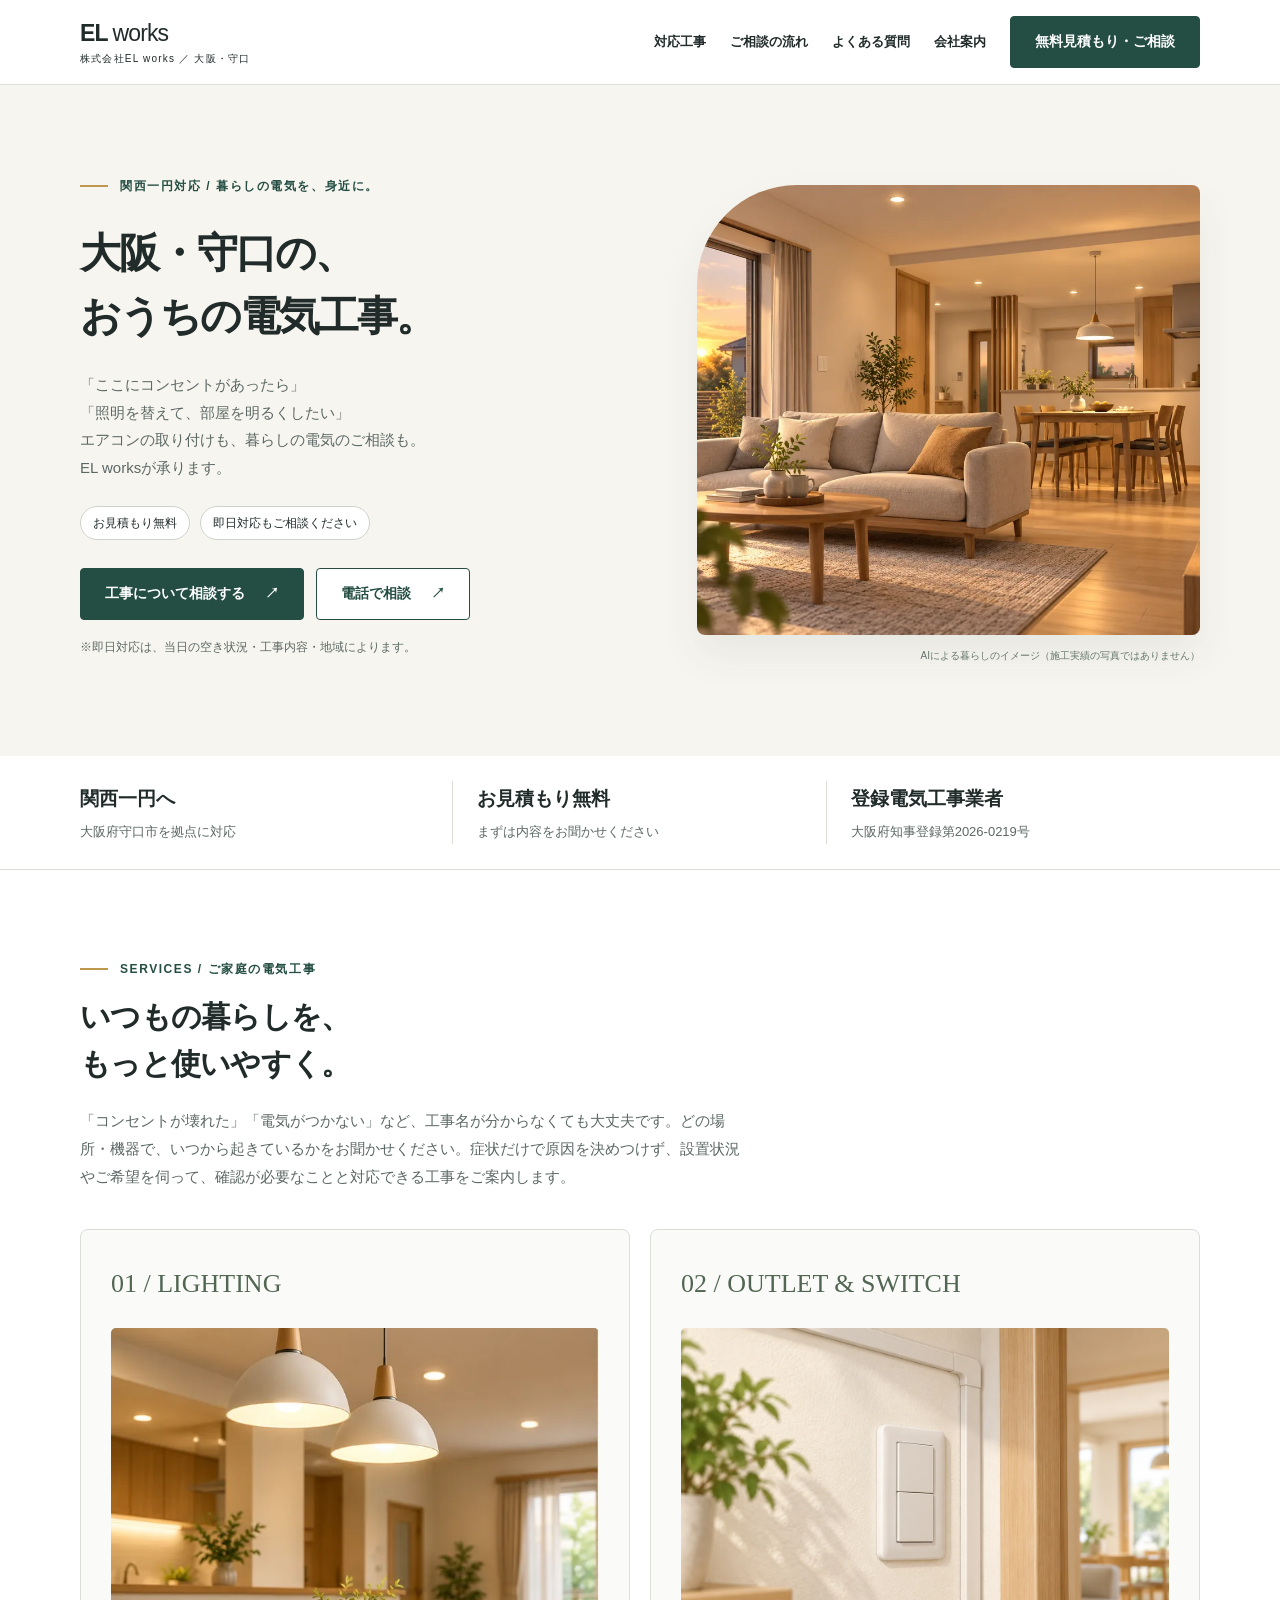
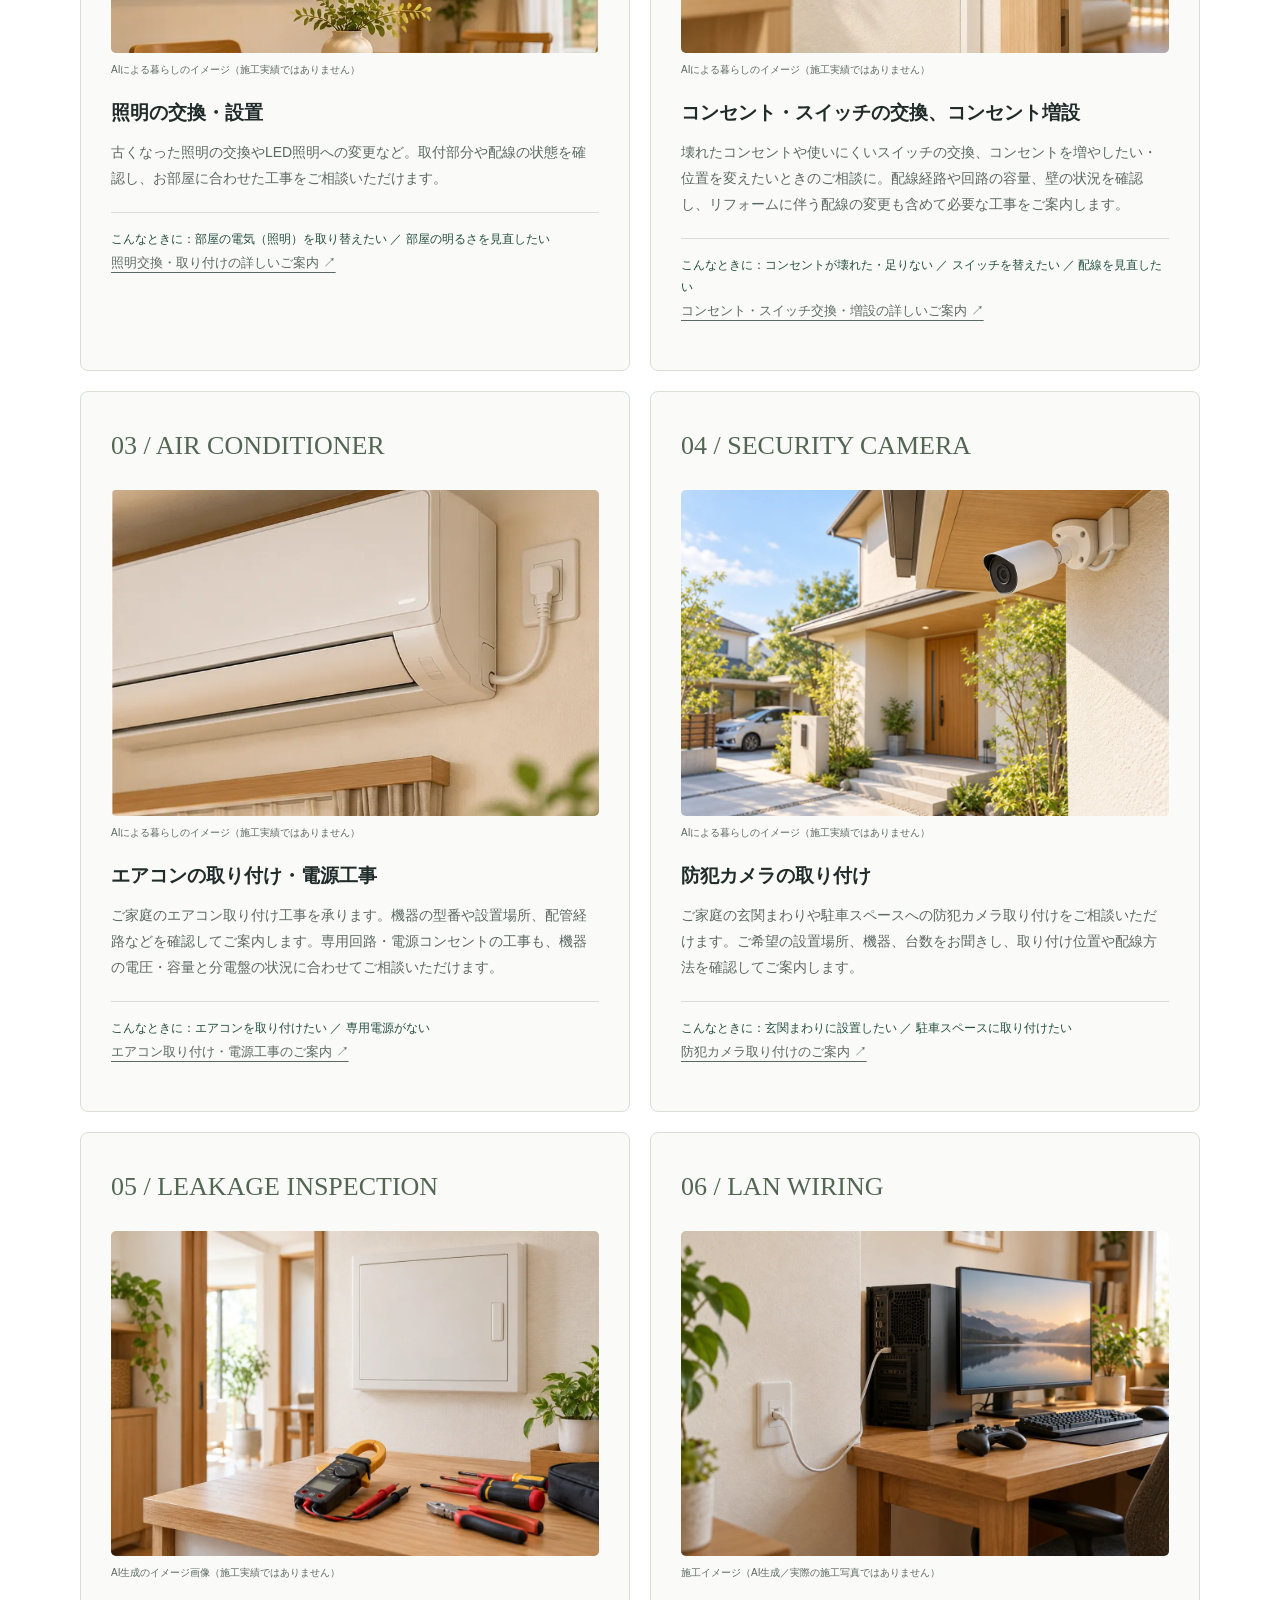
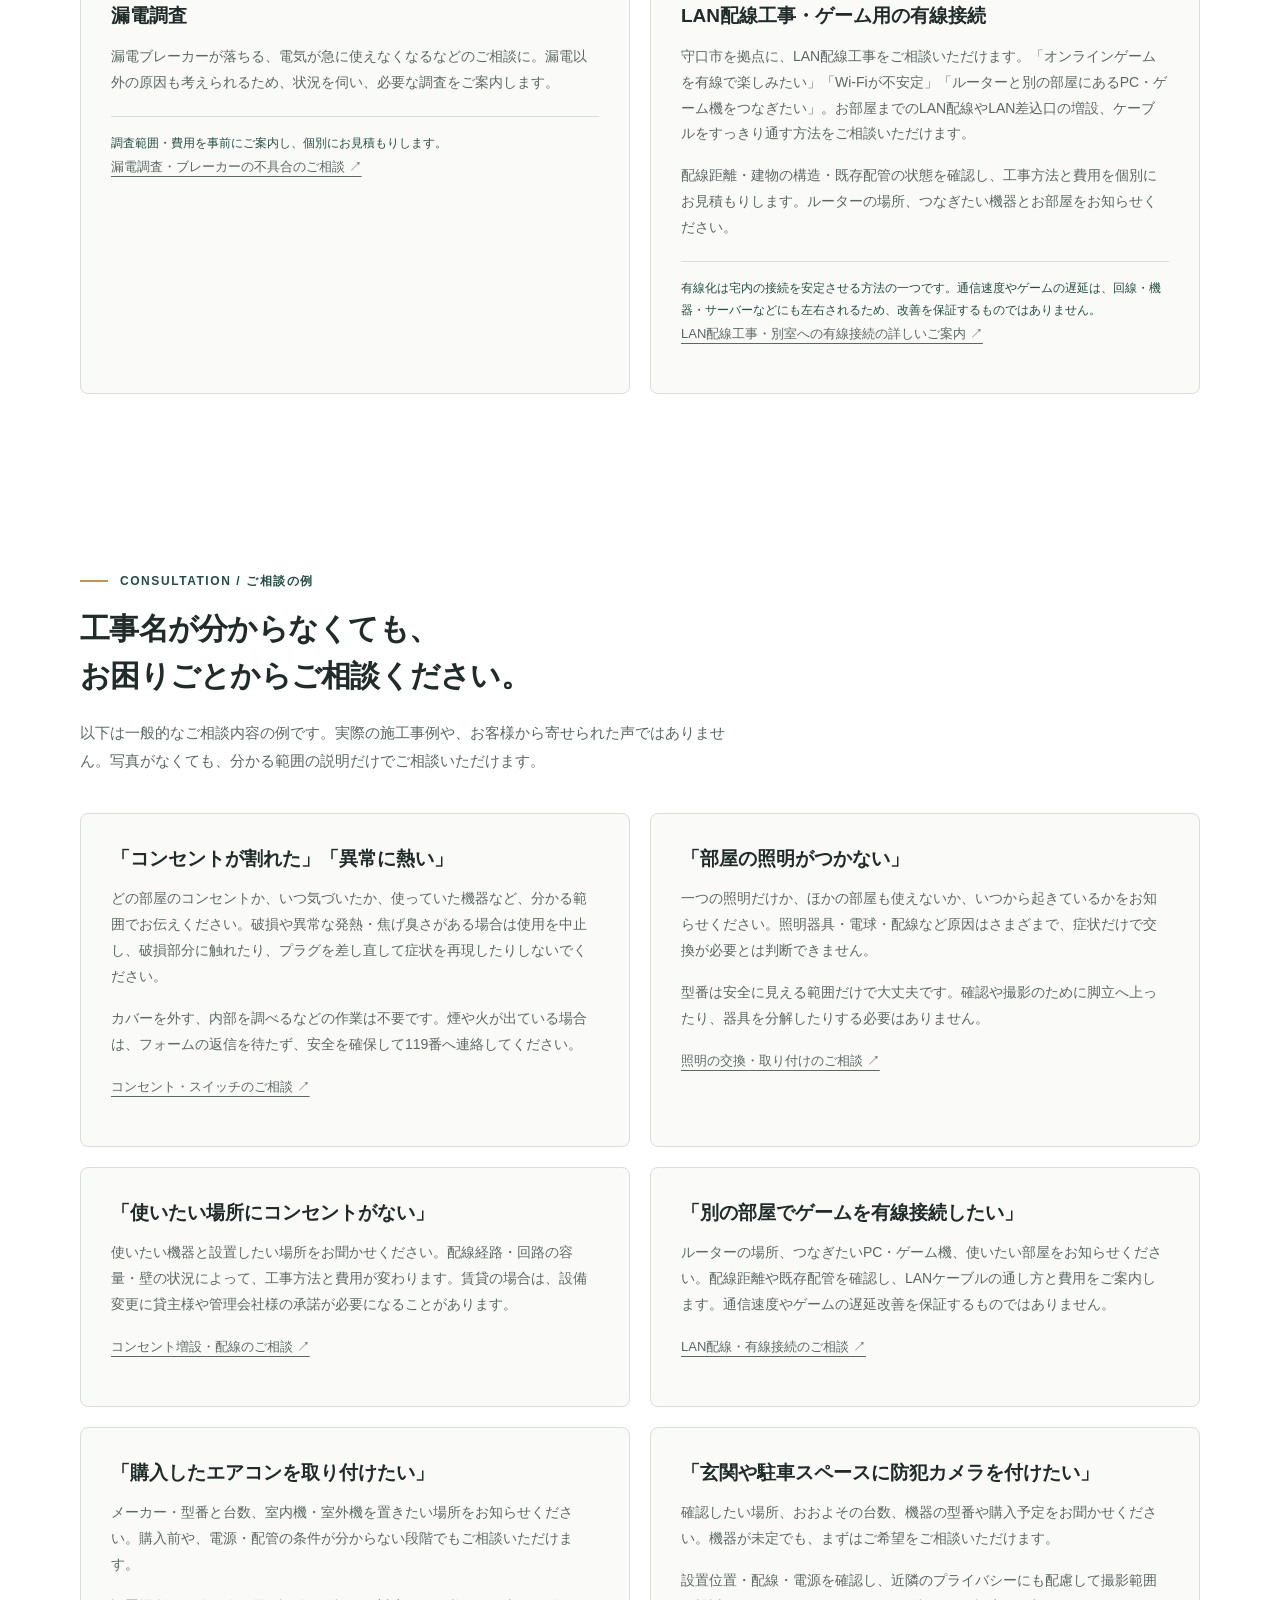
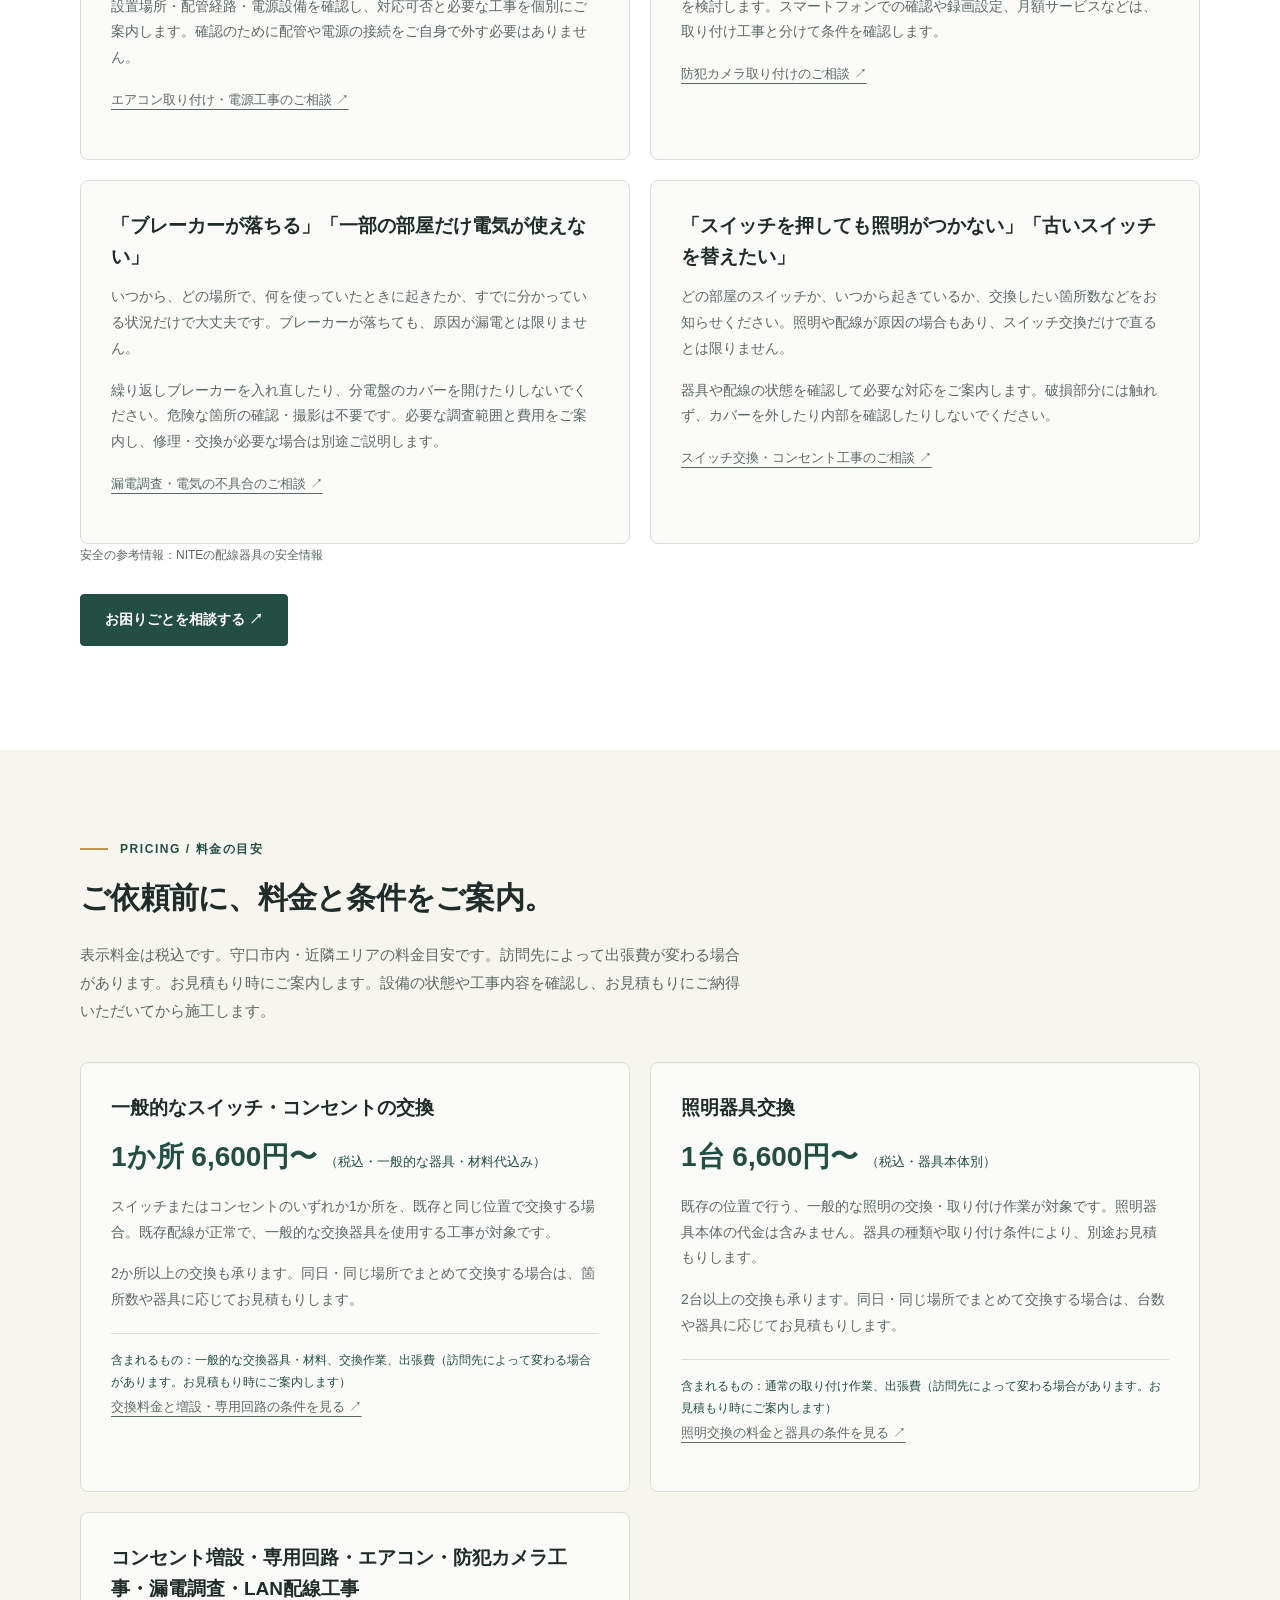
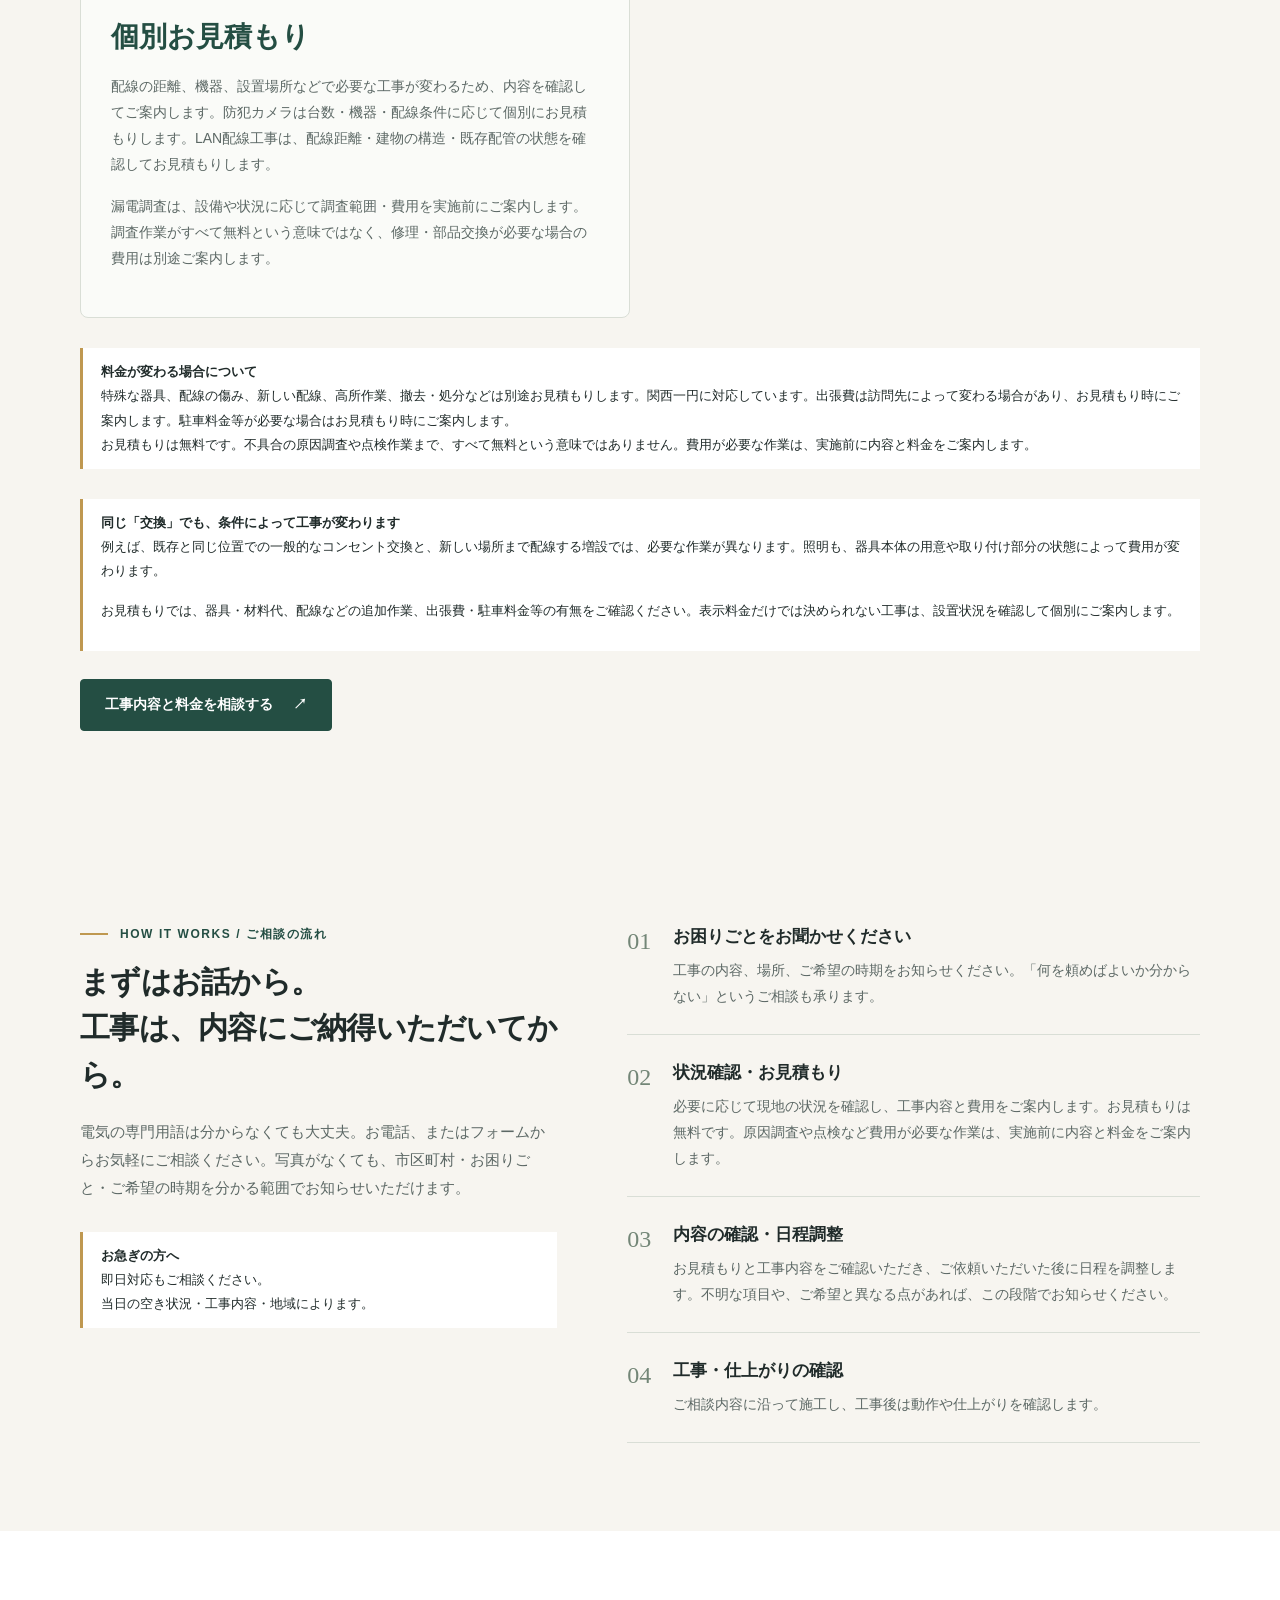
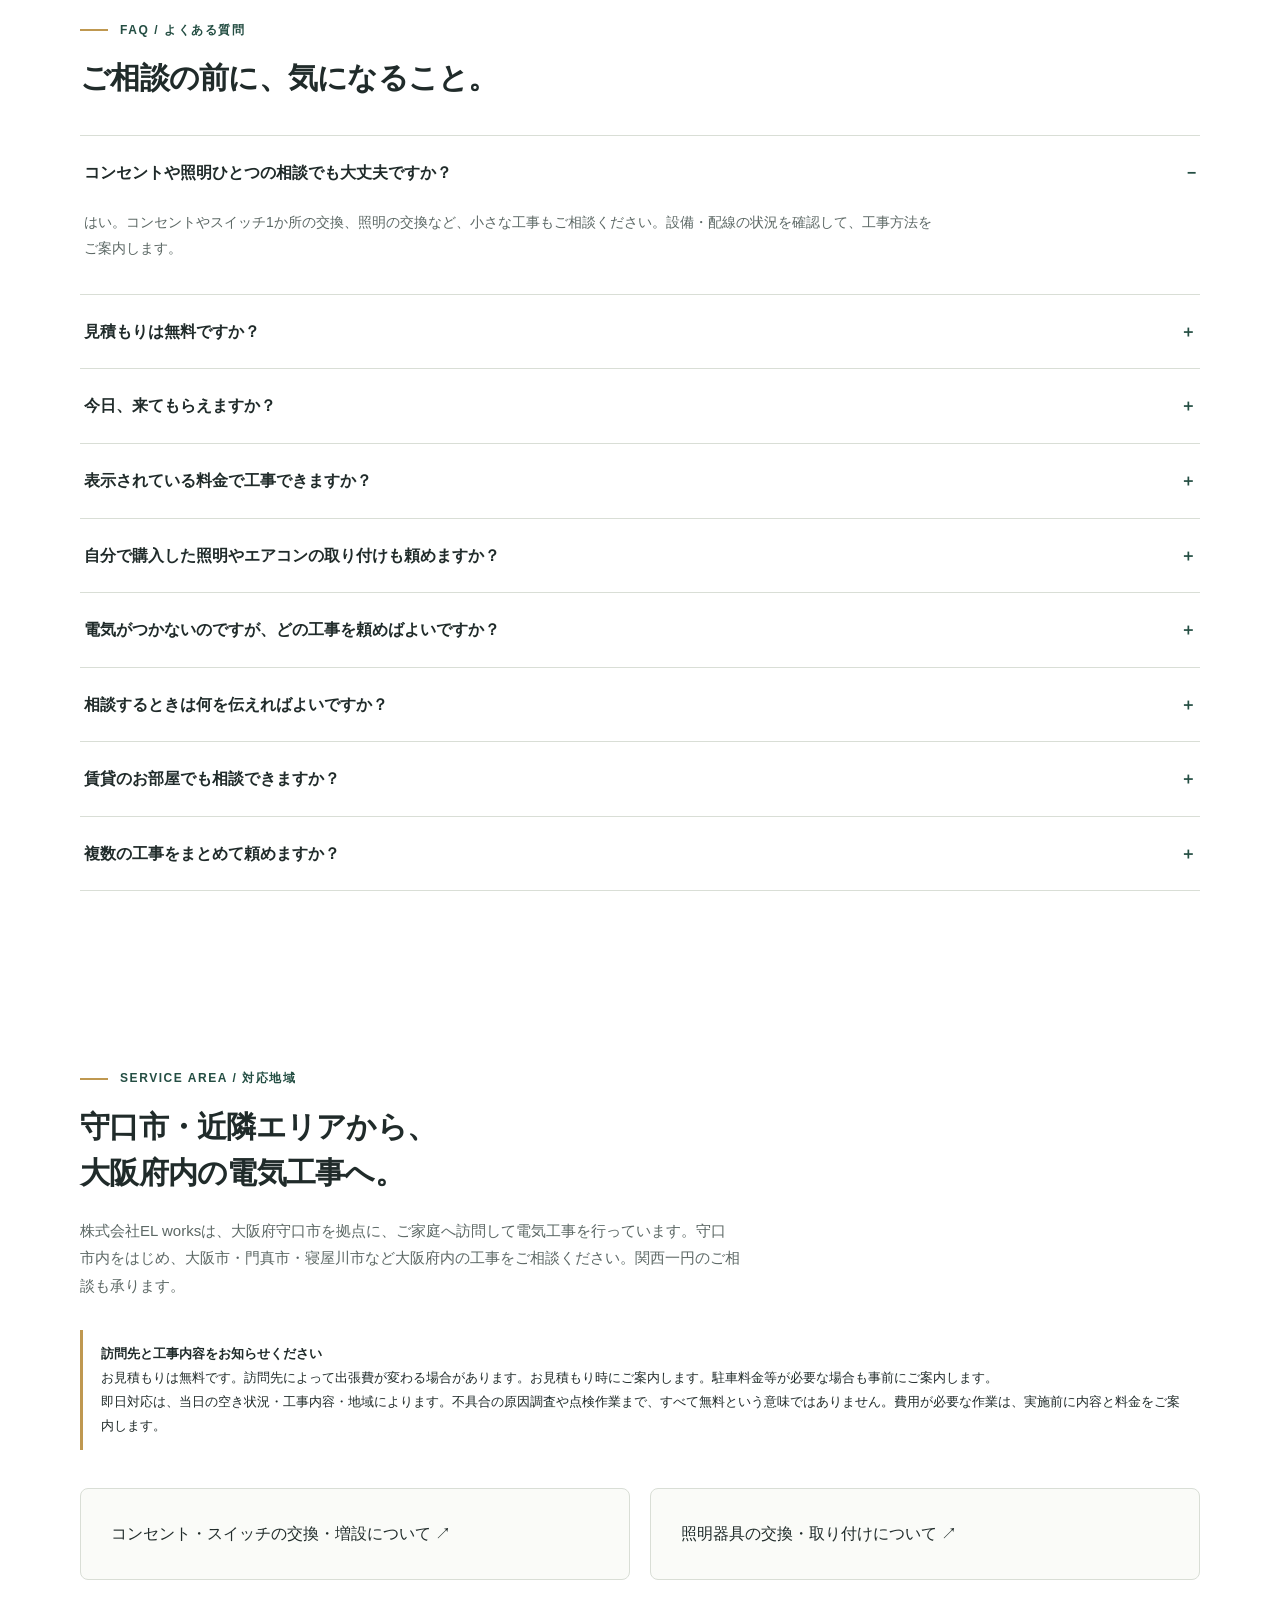
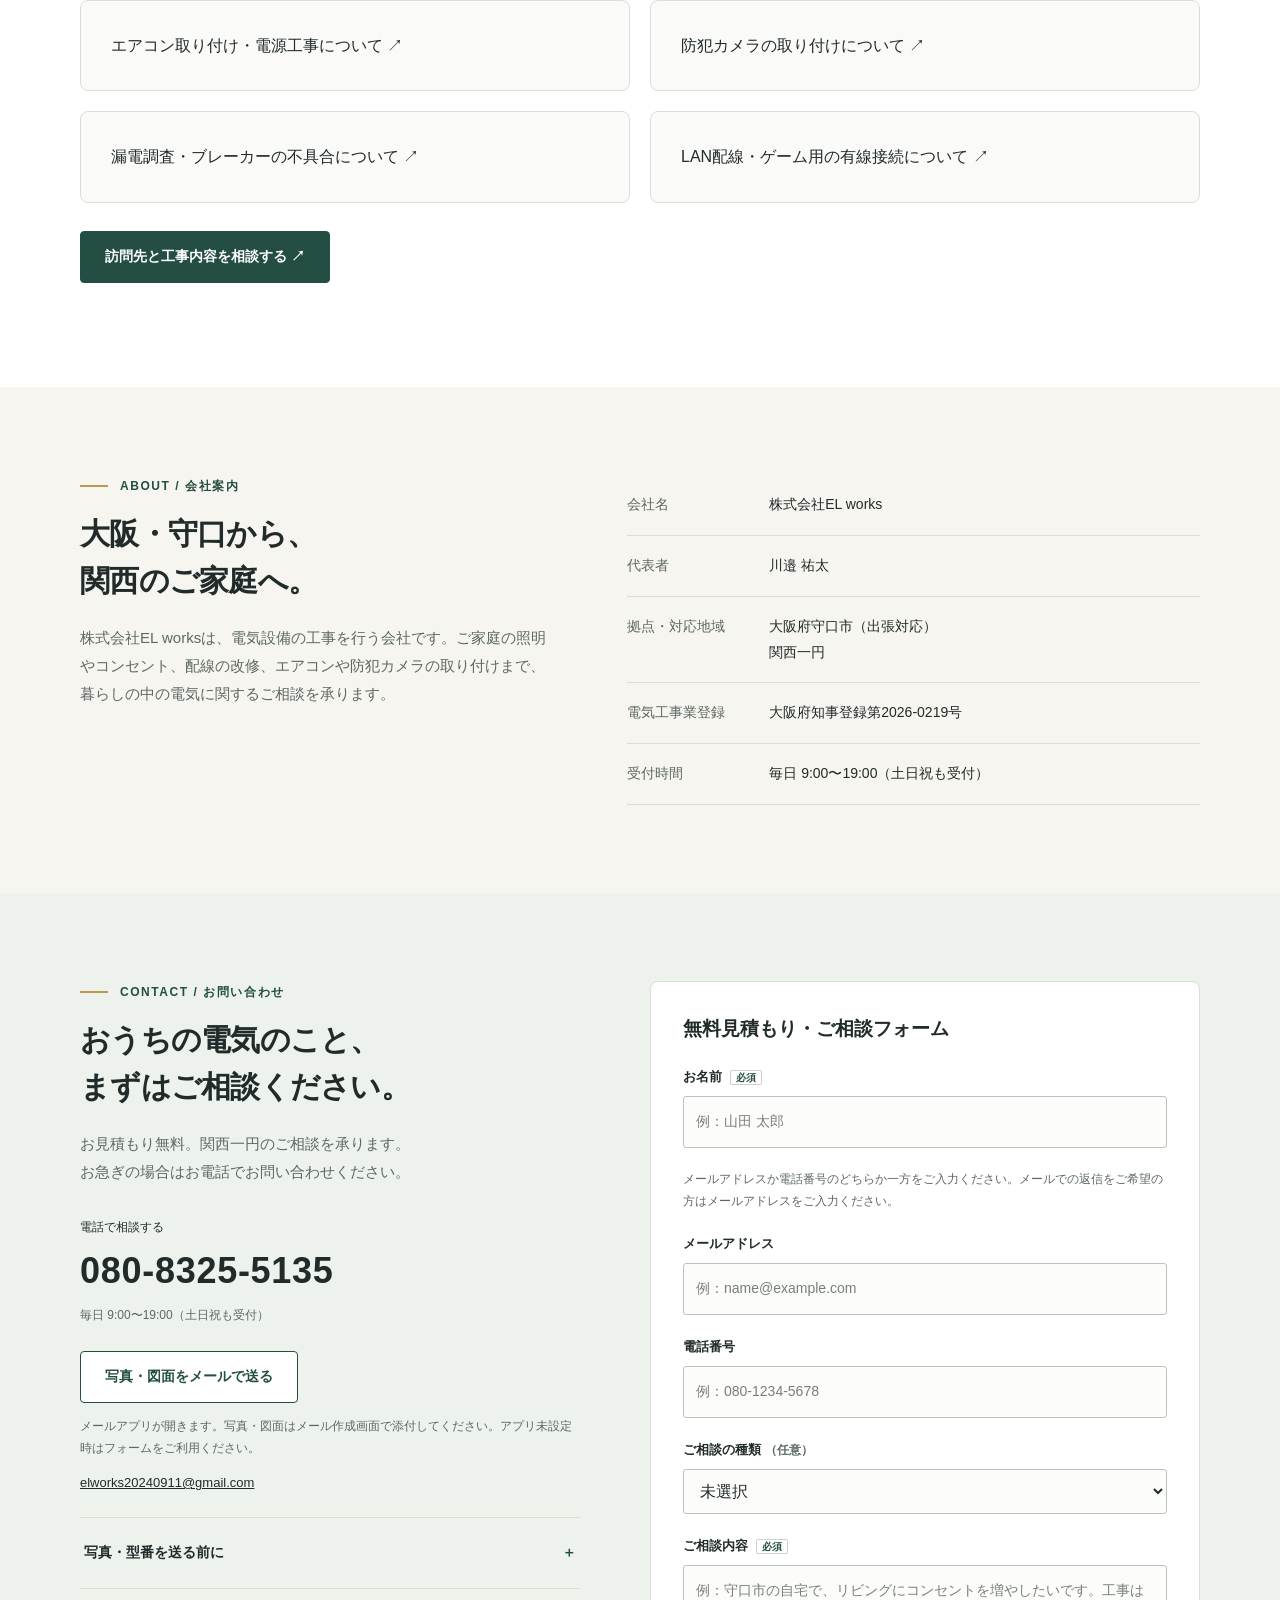
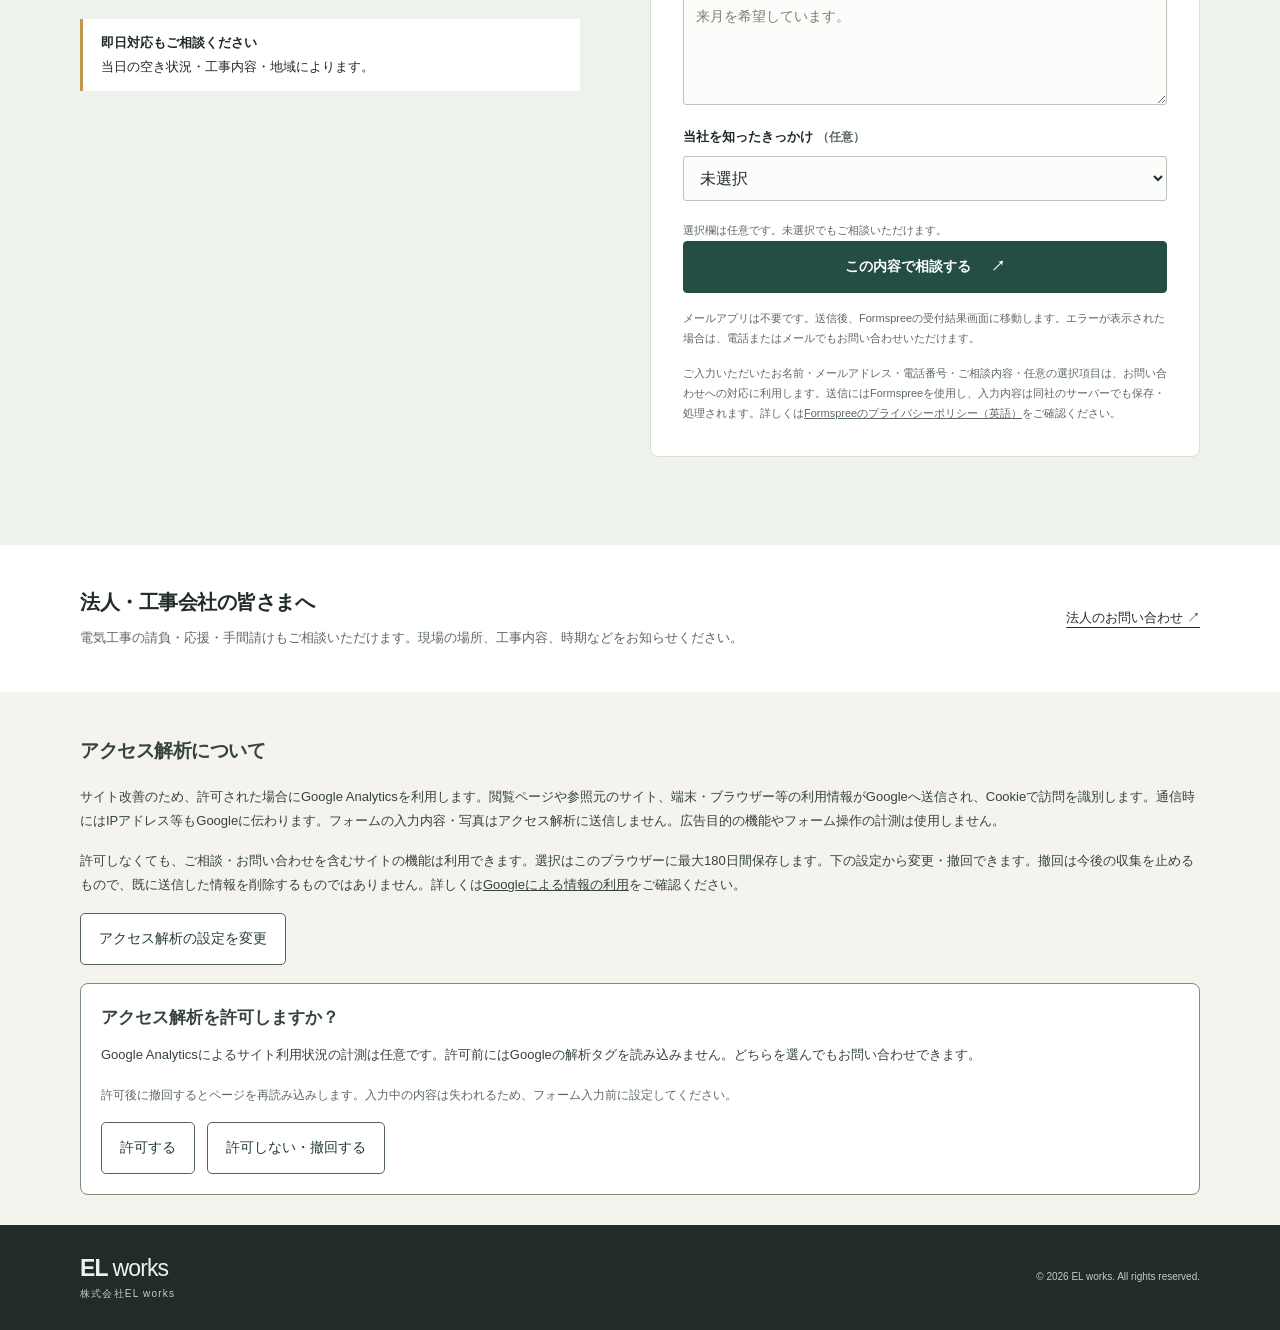
<file: index.html>
<!doctype html>
<html lang="ja">
<head>
  <meta name="google-site-verification" content="jDXCpLcrvpKCmT8QliZT_hhDqU6vRM1k01H9-Um8P-w" />
  <meta charset="UTF-8" />
  <meta name="google-site-verification" content="kfbMzVSPCMZW7QpnL0a0h1LobddIkyJ2NBtsniwMKbU" />
  <meta name="viewport" content="width=device-width, initial-scale=1" />
  <meta name="theme-color" content="#f7f5f0" />
  <meta name="description" content="大阪府守口市を拠点に関西一円へ。照明・コンセント・スイッチの交換、エアコン取り付け、防犯カメラ工事、漏電調査、LAN配線は株式会社EL worksへ。お見積もり無料。即日対応は空き状況・工事内容・地域によります。" />
  <meta name="robots" content="index,follow" />
  <link rel="canonical" href="https://elworks20240911-design.github.io/moriguchi-denki/" />
  <meta property="og:type" content="website" />
  <meta property="og:url" content="https://elworks20240911-design.github.io/moriguchi-denki/" />
  <meta property="og:locale" content="ja_JP" />
  <meta property="og:site_name" content="株式会社EL works" />
  <meta property="og:title" content="守口電気工事 ELworks｜株式会社EL works" />
  <meta property="og:description" content="大阪府守口市を拠点に関西一円へ。照明・コンセント・スイッチの交換、エアコン取り付け、防犯カメラ工事、漏電調査、LAN配線は株式会社EL worksへ。お見積もり無料。即日対応は空き状況・工事内容・地域によります。" />
  <title>守口電気工事 ELworks｜株式会社EL works</title>
  <style>:root{--ink:#202b2a;--muted:#5c6865;--paper:#f7f5f0;--green:#244e43;--line:#d9ded6;--gold:#bf9850}*{box-sizing:border-box}html{scroll-behavior:smooth;scroll-padding-top:90px}body{margin:0;color:var(--ink);background:white;font-family:"Noto Sans CJK JP","Noto Sans JP","Yu Gothic",sans-serif;line-height:1.85}a{color:inherit;text-decoration:none}button,input,textarea{font:inherit}button,a,input,textarea{touch-action:manipulation}a:focus-visible,button:focus-visible,input:focus-visible,textarea:focus-visible,summary:focus-visible{outline:3px solid #b1812b;outline-offset:4px}.wrap{width:min(1120px,calc(100% - 48px));margin:auto}.skip{position:fixed;top:-100px;z-index:100;background:white;padding:10px}.skip:focus{top:10px}header{position:sticky;top:0;background:rgba(255,255,255,.98);z-index:20;border-bottom:1px solid var(--line)}.header-row{height:84px;display:flex;align-items:center;justify-content:space-between;gap:24px}.brand{font-size:23px;font-weight:800;letter-spacing:-.04em;line-height:1.15}.brand small{display:block;font-size:10px;letter-spacing:.12em;font-weight:500;margin-top:7px}.brand span{font-weight:400}.nav-links{display:flex;align-items:center;gap:24px;font-size:13px;font-weight:700}.button{display:inline-flex;justify-content:center;align-items:center;gap:20px;min-height:52px;padding:12px 24px;border:1px solid var(--green);border-radius:4px;font-weight:700;font-size:14px;cursor:pointer;background:var(--green);color:white;transition:background .2s}.button:hover{background:#163a31}.button.secondary{background:white;color:var(--green)}.button.secondary:hover{background:#edf2ec}.menu-button{display:none}.hero{background:var(--paper);padding:76px 0 68px;overflow:hidden}.hero-grid{display:grid;grid-template-columns:1.13fr 1fr;gap:48px;align-items:center}.eyebrow{display:flex;gap:12px;align-items:center;font-size:12px;letter-spacing:.13em;font-weight:700;color:var(--green)}.eyebrow:before{content:"";display:block;width:28px;height:2px;background:var(--gold)}h1{font-size:clamp(32px,3.2vw,47px);line-height:1.55;letter-spacing:-.05em;margin:25px 0 22px}h1 span{white-space:nowrap}p{margin:0 0 16px}.lead{font-size:15px;color:var(--muted);max-width:470px}.actions{display:flex;flex-wrap:wrap;gap:12px;margin:28px 0 16px}.small{font-size:12px;color:var(--muted)}.pills{display:flex;gap:10px;flex-wrap:wrap;margin:24px 0 0}.pill{font-size:12px;padding:5px 12px;border:1px solid #ccd4ca;border-radius:30px;background:#fff}.house{position:relative;padding:24px 0}.house svg{display:block;width:100%;height:auto}.illustration-label{display:block;text-align:right;font-size:10px;letter-spacing:.12em;color:#687971}.trust{border-bottom:1px solid var(--line)}.trust-grid{display:grid;grid-template-columns:repeat(3,1fr);padding:25px 0}.trust-item{border-right:1px solid var(--line);padding:0 24px;font-size:13px;color:var(--muted)}.trust-item:first-child{padding-left:0}.trust-item:last-child{border:0}.trust-item strong{display:block;font-size:19px;color:var(--ink);margin-bottom:4px}.section{padding:88px 0}h2{font-size:30px;line-height:1.55;letter-spacing:-.025em;margin:14px 0 20px}h3{font-size:19px;line-height:1.6;margin:0 0 12px}.section-intro{max-width:660px;color:var(--muted);font-size:15px}.service-grid{display:grid;grid-template-columns:repeat(2,1fr);gap:20px;margin-top:38px}.service{padding:30px;background:#fafbf8;border:1px solid var(--line);border-radius:8px;position:relative}.number{font-family:Georgia,serif;font-size:26px;color:#8a9a8b;margin-bottom:20px;display:block}.service p{color:var(--muted);font-size:14px}.service .examples{border-top:1px solid var(--line);padding-top:15px;font-size:12px;margin:20px 0 0;color:var(--green)}.soft{background:var(--paper)}.split{display:grid;grid-template-columns:1fr 1.2fr;gap:70px}.steps{counter-reset:step}.step{display:flex;gap:22px;border-bottom:1px solid var(--line);padding:24px 0}.step:first-child{padding-top:0}.step:before{counter-increment:step;content:"0" counter(step);font:24px Georgia,serif;color:#738677;padding-top:5px}.step p{font-size:14px;color:var(--muted);margin:0}.step h3{font-size:17px;margin-bottom:8px}.note-box{border-left:3px solid var(--gold);padding:12px 18px;margin-top:30px;font-size:13px;background:#fff}.faq{margin-top:34px}details{border-top:1px solid var(--line);padding:0 4px}details:last-child{border-bottom:1px solid var(--line)}summary{cursor:pointer;list-style:none;padding:22px 36px 22px 0;font-weight:700;position:relative;font-size:16px}summary:after{content:"＋";position:absolute;right:0;color:var(--green)}details[open] summary:after{content:"−"}details p{max-width:850px;font-size:14px;color:var(--muted);padding-bottom:16px}summary::-webkit-details-marker{display:none}.company-list{margin:0}.company-list div{display:grid;grid-template-columns:130px 1fr;gap:12px;border-bottom:1px solid var(--line);padding:17px 0;font-size:14px}.company-list dt{color:var(--muted)}.company-list dd{margin:0}.contact{background:#edf2ec}.contact-grid{display:grid;grid-template-columns:1fr 1.1fr;gap:70px}.phone{display:block;font-size:clamp(26px,3vw,36px);font-weight:700;letter-spacing:.02em;line-height:1.4;margin:8px 0}.phone-label{font-size:12px;margin:30px 0 0}.email{font-size:13px;text-decoration:underline;overflow-wrap:anywhere}.contact-form{background:white;padding:32px;border:1px solid var(--line);border-radius:8px}.field{margin:20px 0}.field label{display:block;font-size:13px;font-weight:700;margin-bottom:7px}.required{font-size:10px;color:var(--green);border:1px solid #c6d5c7;border-radius:2px;padding:1px 5px;margin-left:8px}input,textarea{display:block;width:100%;min-width:0;border:1px solid #b9c5ba;background:#fcfdfa;border-radius:3px;padding:12px;font-size:14px;color:var(--ink)}textarea{min-height:140px;resize:vertical}input::placeholder,textarea::placeholder{color:#768076}.contact-form .button{width:100%}.form-note{font-size:11px;color:var(--muted);margin:16px 0 0;line-height:1.8}.form-note a{text-decoration:underline}.business{padding:42px 0}.business-row{display:flex;align-items:center;justify-content:space-between;gap:30px}.business h2{font-size:20px;margin:0 0 8px}.business p{font-size:13px;color:var(--muted);margin:0}.text-link{text-decoration:underline;text-underline-offset:5px;font-size:13px;white-space:nowrap}footer{background:var(--ink);color:#eff2ec;padding:30px 0}.footer-row{display:flex;justify-content:space-between;align-items:center;gap:20px}footer small{font-size:10px;color:#c2cdc4}.mobile-cta{display:none}@media(min-width:1001px){.nav-links[hidden]{display:flex}}@media(max-width:1000px){.nav-links{gap:15px}.hero-grid{gap:20px}.split,.contact-grid{gap:40px}h1{font-size:36px}.trust-item{padding:0 15px}}@media(max-width:1000px){.wrap{width:calc(100% - 36px)}.header-row{height:70px}.brand{font-size:21px}.menu-button{display:block;background:white;border:1px solid var(--line);border-radius:3px;padding:7px 12px;color:var(--ink);font-size:12px}.nav-links{position:absolute;top:70px;left:0;width:100%;background:white;padding:20px;display:flex;flex-direction:column;border-bottom:1px solid var(--line);box-shadow:0 12px 15px #10251b10}.nav-links[hidden]{display:none}.hero{padding:42px 0 35px}.hero-grid{grid-template-columns:1fr;gap:6px}h1{font-size:clamp(29px,7.7vw,45px);margin:20px 0;line-height:1.55}.lead{font-size:14px}.house{max-width:470px;width:100%;margin:auto;padding:16px 12px 0}.actions{margin:24px 0 12px;gap:8px}.actions .button{padding:12px 16px;font-size:13px;flex:1;white-space:nowrap}.pills{gap:7px;margin-top:20px}.pill{font-size:11px;padding:4px 10px}.trust-grid{padding:22px 0;grid-template-columns:1fr}.trust-item,.trust-item:first-child{padding:13px 0;border:0;border-bottom:1px solid var(--line);display:flex;gap:18px;align-items:center;font-size:11px}.trust-item strong{font-size:16px;min-width:124px;margin:0}.trust-item:last-child{padding-bottom:0}.trust-item:first-child{padding-top:0}.section{padding:56px 0}h2{font-size:25px}.section-intro{font-size:14px}.service-grid{grid-template-columns:1fr;gap:14px;margin-top:26px}.service{padding:24px}.number{margin-bottom:12px}.split,.contact-grid{grid-template-columns:1fr;gap:30px}.note-box{margin-top:20px}.step{gap:18px}.contact-form{padding:24px 20px}.company-list div{grid-template-columns:95px 1fr;font-size:13px;gap:8px}.business-row{display:block}.business .text-link{display:inline-block;margin-top:16px}.footer-row{display:block}footer small{display:block;margin-top:15px}footer{padding-bottom:95px}.mobile-cta{position:fixed;bottom:0;left:0;right:0;padding:10px 18px max(10px,env(safe-area-inset-bottom));background:#fffffff2;border-top:1px solid var(--line);display:flex;gap:8px;z-index:19}.mobile-cta .button{flex:1;padding:8px;font-size:12px;min-height:44px}summary{font-size:14px}.illustration-label{font-size:9px}}@media(prefers-reduced-motion:reduce){html{scroll-behavior:auto}*{transition:none!important}}

.house{margin:0;min-width:0}.hero-image{display:block;width:100%;height:450px;object-fit:cover;object-position:55% center;border-radius:100px 8px 8px 8px;box-shadow:0 20px 40px #23372612;animation:soft-arrival .7s ease-out both}.illustration-label{margin-top:12px;line-height:1.7;letter-spacing:0;font-size:10px}.hero-grid>div{min-width:0}@keyframes soft-arrival{from{opacity:0;transform:translateY(12px)}to{opacity:1;transform:translateY(0)}}@media(max-width:1000px){.house{margin:auto;padding:20px 0 0}.hero-image{height:280px;border-radius:60px 6px 6px 6px}.illustration-label{font-size:9px}}@media(prefers-reduced-motion:reduce){.hero-image{animation:none}}

@media(max-width:1000px){input,textarea{font-size:16px}}
.number{color:#526653}

.service-visual{margin:0 0 20px}.service-image-window{position:relative;aspect-ratio:3/2;overflow:hidden;border-radius:5px;background:#eee9df}.service-image{position:absolute;top:0;width:300%;max-width:none;height:100%;object-fit:cover;left:0}.service-image.security-camera,.service-image.switch-wiring,.service-image.leakage-inspection,.service-image.lan-wiring{width:100%;left:0}.service-image.outlet{left:-100%}.service-image.ac-power{left:-200%}.service-visual figcaption{font-size:10px;line-height:1.7;color:#5c6865;margin-top:8px}
.price-value{font-size:28px!important;font-weight:700;color:var(--green)!important;line-height:1.5}.price-value span{display:inline-block;font-size:13px;font-weight:400;margin-left:8px}
.email-consult{margin-top:24px;min-width:0}.email-consult .button{max-width:100%;white-space:normal;text-align:center;overflow-wrap:anywhere}.email-consult .small{margin:12px 0 8px}
.service-detail-link{white-space:normal;overflow-wrap:anywhere;display:inline-block;max-width:100%}
select{display:block;width:100%;min-width:0;max-width:100%;border:1px solid #b9c5ba;background:#fcfdfa;border-radius:3px;padding:12px;font:inherit;font-size:16px;color:var(--ink)}select:focus-visible{outline:3px solid #b1812b;outline-offset:4px}.photo-guide{margin-top:20px}.photo-guide summary{font-size:14px}.photo-guide p{font-size:12px}
</style>
<script type="application/ld+json">{"@context": "https://schema.org", "@type": "Electrician", "name": "株式会社EL works", "@id": "https://elworks20240911-design.github.io/moriguchi-denki/#business", "description": "大阪府守口市を拠点に関西一円へ対応。ご家庭の照明・コンセント・スイッチの交換、配線、エアコン取り付け、防犯カメラ工事、漏電調査、LAN配線工事のご相談を承ります。", "telephone": "080-8325-5135", "email": "elworks20240911@gmail.com", "address": {"@type": "PostalAddress", "addressLocality": "守口市", "addressRegion": "大阪府", "addressCountry": "JP"}, "additionalProperty": {"@type": "PropertyValue", "name": "電気工事業登録", "value": "大阪府知事登録第2026-0219号"}, "areaServed": ["大阪府", "関西一円"], "openingHoursSpecification": [{"@type": "OpeningHoursSpecification", "dayOfWeek": ["Monday", "Tuesday", "Wednesday", "Thursday", "Friday"], "opens": "09:00", "closes": "19:00"}, {"@type": "OpeningHoursSpecification", "dayOfWeek": ["Saturday", "Sunday", "PublicHolidays"], "opens": "09:00", "closes": "19:00"}], "founder": {"@type": "Person", "name": "川邉 祐太"}, "url": "https://elworks20240911-design.github.io/moriguchi-denki/"}</script><script type="application/ld+json">{"@context":"https://schema.org","@type":"WebSite","@id":"https://elworks20240911-design.github.io/moriguchi-denki/#website","url":"https://elworks20240911-design.github.io/moriguchi-denki/","name":"株式会社EL works","inLanguage":"ja-JP","alternateName":["ELworks","EL works"]}</script><link rel="stylesheet" href="assets/analytics-consent.css">
<meta name="referrer" content="no-referrer">
<meta name="msvalidate.01" content="32E4589B191660965F420E7E03582970" />
</head>
<body>
<a class="skip" href="#main">本文へスキップ</a>
<header><div class="wrap header-row"><a class="brand" href="#main" aria-label="株式会社EL works トップ">EL <span>works</span><small>株式会社EL works ／ 大阪・守口</small></a><button class="menu-button" aria-controls="site-nav" aria-expanded="false" type="button">MENU</button><nav id="site-nav" class="nav-links" aria-label="メインナビゲーション" hidden><a href="#services">対応工事</a><a href="#flow">ご相談の流れ</a><a href="#faq">よくある質問</a><a href="#company">会社案内</a><a class="button" href="#contact">無料見積もり・ご相談</a></nav></div></header>
<main id="main">
<section class="hero"><div class="wrap hero-grid"><div><div class="eyebrow">関西一円対応 / 暮らしの電気を、身近に。</div><h1>大阪・守口の、<br><span>おうちの電気工事。</span></h1><p class="lead">「ここにコンセントがあったら」<br>「照明を替えて、部屋を明るくしたい」<br>エアコンの取り付けも、暮らしの電気のご相談も。<br>EL worksが承ります。</p><div class="pills"><span class="pill">お見積もり無料</span><span class="pill">即日対応もご相談ください</span></div><div class="actions"><a class="button" href="#contact">工事について相談する <span aria-hidden="true">↗</span></a><a class="button secondary" href="tel:08083255135">電話で相談 <span aria-hidden="true">↗</span></a></div><p class="small">※即日対応は、当日の空き状況・工事内容・地域によります。</p></div>
<figure class="house"><img class="hero-image" src="assets/hero.webp" width="1200" height="800" alt="あたたかな照明が灯るリビングとダイニングのイメージ" fetchpriority="high" decoding="async"><figcaption class="illustration-label">AIによる暮らしのイメージ（施工実績の写真ではありません）</figcaption></figure></div></section>
<div class="trust"><div class="wrap trust-grid"><div class="trust-item"><strong>関西一円へ</strong><span>大阪府守口市を拠点に対応</span></div><div class="trust-item"><strong>お見積もり無料</strong><span>まずは内容をお聞かせください</span></div><div class="trust-item"><strong>登録電気工事業者</strong><span>大阪府知事登録第2026-0219号</span></div></div></div>
<section id="services" class="section"><div class="wrap"><div class="eyebrow">SERVICES / ご家庭の電気工事</div><h2>いつもの暮らしを、<br>もっと使いやすく。</h2><p class="section-intro">「コンセントが壊れた」「電気がつかない」など、工事名が分からなくても大丈夫です。どの場所・機器で、いつから起きているかをお聞かせください。症状だけで原因を決めつけず、設置状況やご希望を伺って、確認が必要なことと対応できる工事をご案内します。</p><div class="service-grid">
<article class="service"><span class="number">01 / LIGHTING</span><figure class="service-visual"><div class="service-image-window"><img class="service-image lighting" src="assets/services.webp" width="2048" height="683" alt="ペンダントライトが灯るダイニングのイメージ" loading="lazy" decoding="async"></div><figcaption>AIによる暮らしのイメージ（施工実績ではありません）</figcaption></figure><h3>照明の交換・設置</h3><p>古くなった照明の交換やLED照明への変更など。取付部分や配線の状態を確認し、お部屋に合わせた工事をご相談いただけます。</p><p class="examples">こんなときに：部屋の電気（照明）を取り替えたい ／ 部屋の明るさを見直したい</p><p><a class="text-link service-detail-link" href="services/lighting/">照明交換・取り付けの詳しいご案内 ↗</a></p></article>
<article class="service"><span class="number">02 / OUTLET & SWITCH</span><figure class="service-visual"><div class="service-image-window"><img class="service-image switch-wiring" src="assets/switch-wiring.webp" width="1200" height="800" alt="壁のスイッチと配線カバーのイメージ" loading="lazy" decoding="async"></div><figcaption>AIによる暮らしのイメージ（施工実績ではありません）</figcaption></figure><h3>コンセント・スイッチの交換、コンセント増設</h3><p>壊れたコンセントや使いにくいスイッチの交換、コンセントを増やしたい・位置を変えたいときのご相談に。配線経路や回路の容量、壁の状況を確認し、リフォームに伴う配線の変更も含めて必要な工事をご案内します。</p><p class="examples">こんなときに：コンセントが壊れた・足りない ／ スイッチを替えたい ／ 配線を見直したい</p><p><a class="text-link service-detail-link" href="services/outlet-switch/">コンセント・スイッチ交換・増設の詳しいご案内 ↗</a></p></article>

<article class="service"><span class="number">03 / AIR CONDITIONER</span><figure class="service-visual"><div class="service-image-window"><img class="service-image ac-power" src="assets/services.webp" width="2048" height="683" alt="エアコンと電源コンセントのイメージ" loading="lazy" decoding="async"></div><figcaption>AIによる暮らしのイメージ（施工実績ではありません）</figcaption></figure><h3>エアコンの取り付け・電源工事</h3><p>ご家庭のエアコン取り付け工事を承ります。機器の型番や設置場所、配管経路などを確認してご案内します。専用回路・電源コンセントの工事も、機器の電圧・容量と分電盤の状況に合わせてご相談いただけます。</p><p class="examples">こんなときに：エアコンを取り付けたい ／ 専用電源がない</p><p><a class="text-link service-detail-link" href="services/air-conditioner/">エアコン取り付け・電源工事のご案内 ↗</a></p></article>
<article class="service"><span class="number">04 / SECURITY CAMERA</span><figure class="service-visual"><div class="service-image-window"><img class="service-image security-camera" src="assets/security-camera.webp" width="1200" height="800" alt="住宅の玄関に設置された防犯カメラのイメージ" loading="lazy" decoding="async"></div><figcaption>AIによる暮らしのイメージ（施工実績ではありません）</figcaption></figure><h3>防犯カメラの取り付け</h3><p>ご家庭の玄関まわりや駐車スペースへの防犯カメラ取り付けをご相談いただけます。ご希望の設置場所、機器、台数をお聞きし、取り付け位置や配線方法を確認してご案内します。</p><p class="examples">こんなときに：玄関まわりに設置したい ／ 駐車スペースに取り付けたい</p><p><a class="text-link service-detail-link" href="services/security-camera/">防犯カメラ取り付けのご案内 ↗</a></p></article>
<article class="service"><span class="number">05 / LEAKAGE INSPECTION</span><figure class="service-visual"><div class="service-image-window"><img class="service-image leakage-inspection" src="assets/leakage-inspection.webp" width="1200" height="800" alt="住宅の分電盤と電気点検用の測定器・工具のイメージ" loading="lazy" decoding="async"></div><figcaption>AI生成のイメージ画像（施工実績ではありません）</figcaption></figure><h3>漏電調査</h3><p>漏電ブレーカーが落ちる、電気が急に使えなくなるなどのご相談に。漏電以外の原因も考えられるため、状況を伺い、必要な調査をご案内します。</p><p class="examples">調査範囲・費用を事前にご案内し、個別にお見積もりします。</p><p><a class="text-link service-detail-link" href="services/leakage-inspection/">漏電調査・ブレーカーの不具合のご相談 ↗</a></p></article>
<article class="service" id="lan-wiring"><span class="number">06 / LAN WIRING</span><figure class="service-visual"><div class="service-image-window"><img class="service-image lan-wiring" src="assets/lan-wiring.webp" width="1200" height="800" alt="LANケーブルで有線接続するゲーム用パソコンと壁のLAN差込口のイメージ" loading="lazy" decoding="async"></div><figcaption>施工イメージ（AI生成／実際の施工写真ではありません）</figcaption></figure><h3>LAN配線工事・ゲーム用の有線接続</h3><p>守口市を拠点に、LAN配線工事をご相談いただけます。「オンラインゲームを有線で楽しみたい」「Wi-Fiが不安定」「ルーターと別の部屋にあるPC・ゲーム機をつなぎたい」。お部屋までのLAN配線やLAN差込口の増設、ケーブルをすっきり通す方法をご相談いただけます。</p><p>配線距離・建物の構造・既存配管の状態を確認し、工事方法と費用を個別にお見積もりします。ルーターの場所、つなぎたい機器とお部屋をお知らせください。</p><p class="examples">有線化は宅内の接続を安定させる方法の一つです。通信速度やゲームの遅延は、回線・機器・サーバーなどにも左右されるため、改善を保証するものではありません。</p><p><a class="text-link service-detail-link" href="services/lan-wiring/">LAN配線工事・別室への有線接続の詳しいご案内 ↗</a></p></article>
</div></div></section>
<section id="consultation-examples" class="section"><div class="wrap"><div class="eyebrow">CONSULTATION / ご相談の例</div><h2>工事名が分からなくても、<br>お困りごとからご相談ください。</h2><p class="section-intro">以下は一般的なご相談内容の例です。実際の施工事例や、お客様から寄せられた声ではありません。写真がなくても、分かる範囲の説明だけでご相談いただけます。</p><div class="service-grid">
<article class="service"><h3>「コンセントが割れた」「異常に熱い」</h3><p>どの部屋のコンセントか、いつ気づいたか、使っていた機器など、分かる範囲でお伝えください。破損や異常な発熱・焦げ臭さがある場合は使用を中止し、破損部分に触れたり、プラグを差し直して症状を再現したりしないでください。</p><p>カバーを外す、内部を調べるなどの作業は不要です。煙や火が出ている場合は、フォームの返信を待たず、安全を確保して119番へ連絡してください。</p><p><a class="text-link service-detail-link" href="services/outlet-switch/">コンセント・スイッチのご相談 ↗</a></p></article>
<article class="service"><h3>「部屋の照明がつかない」</h3><p>一つの照明だけか、ほかの部屋も使えないか、いつから起きているかをお知らせください。照明器具・電球・配線など原因はさまざまで、症状だけで交換が必要とは判断できません。</p><p>型番は安全に見える範囲だけで大丈夫です。確認や撮影のために脚立へ上ったり、器具を分解したりする必要はありません。</p><p><a class="text-link service-detail-link" href="services/lighting/">照明の交換・取り付けのご相談 ↗</a></p></article>
<article class="service"><h3>「使いたい場所にコンセントがない」</h3><p>使いたい機器と設置したい場所をお聞かせください。配線経路・回路の容量・壁の状況によって、工事方法と費用が変わります。賃貸の場合は、設備変更に貸主様や管理会社様の承諾が必要になることがあります。</p><p><a class="text-link service-detail-link" href="services/outlet-switch/">コンセント増設・配線のご相談 ↗</a></p></article>
<article class="service"><h3>「別の部屋でゲームを有線接続したい」</h3><p>ルーターの場所、つなぎたいPC・ゲーム機、使いたい部屋をお知らせください。配線距離や既存配管を確認し、LANケーブルの通し方と費用をご案内します。通信速度やゲームの遅延改善を保証するものではありません。</p><p><a class="text-link service-detail-link" href="services/lan-wiring/">LAN配線・有線接続のご相談 ↗</a></p></article>
<article class="service"><h3>「購入したエアコンを取り付けたい」</h3><p>メーカー・型番と台数、室内機・室外機を置きたい場所をお知らせください。購入前や、電源・配管の条件が分からない段階でもご相談いただけます。</p><p>設置場所・配管経路・電源設備を確認し、対応可否と必要な工事を個別にご案内します。確認のために配管や電源の接続をご自身で外す必要はありません。</p><p><a class="text-link service-detail-link" href="services/air-conditioner/">エアコン取り付け・電源工事のご相談 ↗</a></p></article>
<article class="service"><h3>「玄関や駐車スペースに防犯カメラを付けたい」</h3><p>確認したい場所、おおよその台数、機器の型番や購入予定をお聞かせください。機器が未定でも、まずはご希望をご相談いただけます。</p><p>設置位置・配線・電源を確認し、近隣のプライバシーにも配慮して撮影範囲を検討します。スマートフォンでの確認や録画設定、月額サービスなどは、取り付け工事と分けて条件を確認します。</p><p><a class="text-link service-detail-link" href="services/security-camera/">防犯カメラ取り付けのご相談 ↗</a></p></article>
<article class="service"><h3>「ブレーカーが落ちる」「一部の部屋だけ電気が使えない」</h3><p>いつから、どの場所で、何を使っていたときに起きたか、すでに分かっている状況だけで大丈夫です。ブレーカーが落ちても、原因が漏電とは限りません。</p><p>繰り返しブレーカーを入れ直したり、分電盤のカバーを開けたりしないでください。危険な箇所の確認・撮影は不要です。必要な調査範囲と費用をご案内し、修理・交換が必要な場合は別途ご説明します。</p><p><a class="text-link service-detail-link" href="services/leakage-inspection/">漏電調査・電気の不具合のご相談 ↗</a></p></article>
<article class="service"><h3>「スイッチを押しても照明がつかない」「古いスイッチを替えたい」</h3><p>どの部屋のスイッチか、いつから起きているか、交換したい箇所数などをお知らせください。照明や配線が原因の場合もあり、スイッチ交換だけで直るとは限りません。</p><p>器具や配線の状態を確認して必要な対応をご案内します。破損部分には触れず、カバーを外したり内部を確認したりしないでください。</p><p><a class="text-link service-detail-link" href="services/outlet-switch/">スイッチ交換・コンセント工事のご相談 ↗</a></p></article>
</div><p class="small">安全の参考情報：<a href="https://www.nite.go.jp/jiko/chuikanki/press/2024fy/prs241128.html">NITEの配線器具の安全情報</a></p><div class="actions"><a class="button" href="#contact">お困りごとを相談する ↗</a></div></div></section>
<section id="pricing" class="section soft"><div class="wrap"><div class="eyebrow">PRICING / 料金の目安</div><h2>ご依頼前に、料金と条件をご案内。</h2><p class="section-intro">表示料金は税込です。守口市内・近隣エリアの料金目安です。訪問先によって出張費が変わる場合があります。お見積もり時にご案内します。設備の状態や工事内容を確認し、お見積もりにご納得いただいてから施工します。</p><div class="service-grid">
<article class="service"><h3>一般的なスイッチ・コンセントの交換</h3><p class="price-value">1か所 6,600円〜<span>（税込・一般的な器具・材料代込み）</span></p><p>スイッチまたはコンセントのいずれか1か所を、既存と同じ位置で交換する場合。既存配線が正常で、一般的な交換器具を使用する工事が対象です。</p><p>2か所以上の交換も承ります。同日・同じ場所でまとめて交換する場合は、箇所数や器具に応じてお見積もりします。</p><p class="examples">含まれるもの：一般的な交換器具・材料、交換作業、出張費（訪問先によって変わる場合があります。お見積もり時にご案内します）</p><p><a class="text-link service-detail-link" href="services/outlet-switch/#price">交換料金と増設・専用回路の条件を見る ↗</a></p></article>
<article class="service"><h3>照明器具交換</h3><p class="price-value">1台 6,600円〜<span>（税込・器具本体別）</span></p><p>既存の位置で行う、一般的な照明の交換・取り付け作業が対象です。照明器具本体の代金は含みません。器具の種類や取り付け条件により、別途お見積もりします。</p><p>2台以上の交換も承ります。同日・同じ場所でまとめて交換する場合は、台数や器具に応じてお見積もりします。</p><p class="examples">含まれるもの：通常の取り付け作業、出張費（訪問先によって変わる場合があります。お見積もり時にご案内します）</p><p><a class="text-link service-detail-link" href="services/lighting/#price">照明交換の料金と器具の条件を見る ↗</a></p></article>
<article class="service"><h3>コンセント増設・専用回路・エアコン・防犯カメラ工事・漏電調査・LAN配線工事</h3><p class="price-value">個別お見積もり</p><p>配線の距離、機器、設置場所などで必要な工事が変わるため、内容を確認してご案内します。防犯カメラは台数・機器・配線条件に応じて個別にお見積もりします。LAN配線工事は、配線距離・建物の構造・既存配管の状態を確認してお見積もりします。</p><p>漏電調査は、設備や状況に応じて調査範囲・費用を実施前にご案内します。調査作業がすべて無料という意味ではなく、修理・部品交換が必要な場合の費用は別途ご案内します。</p></article></div>
<div class="note-box"><strong>料金が変わる場合について</strong><br>特殊な器具、配線の傷み、新しい配線、高所作業、撤去・処分などは別途お見積もりします。関西一円に対応しています。出張費は訪問先によって変わる場合があり、お見積もり時にご案内します。駐車料金等が必要な場合はお見積もり時にご案内します。<br>お見積もりは無料です。不具合の原因調査や点検作業まで、すべて無料という意味ではありません。費用が必要な作業は、実施前に内容と料金をご案内します。</div>
<div class="note-box"><strong>同じ「交換」でも、条件によって工事が変わります</strong><p>例えば、既存と同じ位置での一般的なコンセント交換と、新しい場所まで配線する増設では、必要な作業が異なります。照明も、器具本体の用意や取り付け部分の状態によって費用が変わります。</p><p>お見積もりでは、器具・材料代、配線などの追加作業、出張費・駐車料金等の有無をご確認ください。表示料金だけでは決められない工事は、設置状況を確認して個別にご案内します。</p></div>
<div class="actions"><a class="button" href="#contact">工事内容と料金を相談する <span aria-hidden="true">↗</span></a></div></div></section>
<section id="flow" class="section soft"><div class="wrap split"><div><div class="eyebrow">HOW IT WORKS / ご相談の流れ</div><h2>まずはお話から。<br>工事は、内容にご納得いただいてから。</h2><p class="section-intro">電気の専門用語は分からなくても大丈夫。お電話、またはフォームからお気軽にご相談ください。写真がなくても、市区町村・お困りごと・ご希望の時期を分かる範囲でお知らせいただけます。</p><div class="note-box"><strong>お急ぎの方へ</strong><br>即日対応もご相談ください。<br>当日の空き状況・工事内容・地域によります。</div></div><div class="steps"><div class="step"><div><h3>お困りごとをお聞かせください</h3><p>工事の内容、場所、ご希望の時期をお知らせください。「何を頼めばよいか分からない」というご相談も承ります。</p></div></div><div class="step"><div><h3>状況確認・お見積もり</h3><p>必要に応じて現地の状況を確認し、工事内容と費用をご案内します。お見積もりは無料です。原因調査や点検など費用が必要な作業は、実施前に内容と料金をご案内します。</p></div></div><div class="step"><div><h3>内容の確認・日程調整</h3><p>お見積もりと工事内容をご確認いただき、ご依頼いただいた後に日程を調整します。不明な項目や、ご希望と異なる点があれば、この段階でお知らせください。</p></div></div><div class="step"><div><h3>工事・仕上がりの確認</h3><p>ご相談内容に沿って施工し、工事後は動作や仕上がりを確認します。</p></div></div></div></div></section>
<section id="faq" class="section"><div class="wrap"><div class="eyebrow">FAQ / よくある質問</div><h2>ご相談の前に、気になること。</h2><div class="faq"><details open><summary>コンセントや照明ひとつの相談でも大丈夫ですか？</summary><p>はい。コンセントやスイッチ1か所の交換、照明の交換など、小さな工事もご相談ください。設備・配線の状況を確認して、工事方法をご案内します。</p></details><details><summary>見積もりは無料ですか？</summary><p>お見積もりは無料です。不具合の原因調査や点検作業まで、すべて無料という意味ではありません。費用が必要な作業は、実施前に内容と料金をご案内します。</p></details><details><summary>今日、来てもらえますか？</summary><p>即日対応もご相談ください。当日の空き状況・工事内容・地域によります。まずはお電話で場所とお困りごとをお知らせください。</p></details><details><summary>表示されている料金で工事できますか？</summary><p>料金の目安は、守口市内・近隣エリアで、既存配線が正常な一般的な同位置交換など、記載の条件に合う工事の場合です。照明器具本体は別途です。特殊な器具や配線工事、高所作業、撤去・処分などは別途お見積もりします。訪問先によって出張費が変わる場合があります。駐車料金等が必要な場合も含め、お見積もり時にご案内します。</p></details><details><summary>自分で購入した照明やエアコンの取り付けも頼めますか？</summary><p>まずはメーカー・型番と設置場所をお知らせください。機器の仕様や取り付け条件を確認して、対応の可否と必要な工事をご案内します。すべての機器を取り付けられるとは限りません。</p></details><details><summary>電気がつかないのですが、どの工事を頼めばよいですか？</summary><p>工事名が分からなくてもご相談いただけます。家全体か、一部の部屋・機器だけか、いつから使えないかを分かる範囲でお伝えください。停電・機器・配線など原因はさまざまで、電気がつかないことだけで漏電や交換の必要性は判断できません。<a class="text-link" href="services/leakage-inspection/#symptoms">症状の伝え方と相談先の目安</a>をご覧ください。危険な箇所の確認や、故障を再現する操作は不要です。</p></details><details><summary>相談するときは何を伝えればよいですか？</summary><p>お住まいの市区町村、ご希望の時期に加え、「いつから・どの部屋で・何が使えないか」をお知らせください。「昨日から台所の照明だけつかない」など、普段の言葉で構いません。機器のメーカー・型番は、外から安全に分かる範囲だけで大丈夫です。写真・図面がある場合は、お問い合わせ欄の「写真・図面をメールで送る」からメール作成画面で添付してください。メールアプリが未設定の場合は、フォームでご相談内容をお知らせください。</p></details><details><summary>賃貸のお部屋でも相談できますか？</summary><p>ご相談いただけます。設備の変更には、貸主様や管理会社様の承諾が必要になる場合があります。工事前に確認をお願いします。</p></details><details><summary>複数の工事をまとめて頼めますか？</summary><p>はい。照明やコンセントなど、まとめてご相談いただけます。作業内容や訪問条件を確認してお見積もりします。まとめてのご依頼でも、自動的に割引になるものではありません。</p></details></div></div></section>
<section id="area" class="section"><div class="wrap"><div class="eyebrow">SERVICE AREA / 対応地域</div><h2>守口市・近隣エリアから、<br>大阪府内の電気工事へ。</h2><p class="section-intro">株式会社EL worksは、大阪府守口市を拠点に、ご家庭へ訪問して電気工事を行っています。守口市内をはじめ、大阪市・門真市・寝屋川市など大阪府内の工事をご相談ください。関西一円のご相談も承ります。</p><div class="note-box"><strong>訪問先と工事内容をお知らせください</strong><br>お見積もりは無料です。訪問先によって出張費が変わる場合があります。お見積もり時にご案内します。駐車料金等が必要な場合も事前にご案内します。<br>即日対応は、当日の空き状況・工事内容・地域によります。不具合の原因調査や点検作業まで、すべて無料という意味ではありません。費用が必要な作業は、実施前に内容と料金をご案内します。</div><div class="service-grid"><a class="service service-detail-link" href="services/outlet-switch/">コンセント・スイッチの交換・増設について ↗</a><a class="service service-detail-link" href="services/lighting/">照明器具の交換・取り付けについて ↗</a><a class="service service-detail-link" href="services/air-conditioner/">エアコン取り付け・電源工事について ↗</a><a class="service service-detail-link" href="services/security-camera/">防犯カメラの取り付けについて ↗</a><a class="service service-detail-link" href="services/leakage-inspection/">漏電調査・ブレーカーの不具合について ↗</a><a class="service service-detail-link" href="services/lan-wiring/">LAN配線・ゲーム用の有線接続について ↗</a></div><div class="actions"><a class="button" href="#contact">訪問先と工事内容を相談する ↗</a></div></div></section>
<section id="company" class="section soft"><div class="wrap split"><div><div class="eyebrow">ABOUT / 会社案内</div><h2>大阪・守口から、<br>関西のご家庭へ。</h2><p class="section-intro">株式会社EL worksは、電気設備の工事を行う会社です。ご家庭の照明やコンセント、配線の改修、エアコンや防犯カメラの取り付けまで、暮らしの中の電気に関するご相談を承ります。</p></div><dl class="company-list"><div><dt>会社名</dt><dd>株式会社EL works</dd></div><div><dt>代表者</dt><dd>川邉 祐太</dd></div><div><dt>拠点・対応地域</dt><dd>大阪府守口市（出張対応）<br>関西一円</dd></div><div><dt>電気工事業登録</dt><dd>大阪府知事登録第2026-0219号</dd></div><div><dt>受付時間</dt><dd>毎日 9:00〜19:00（土日祝も受付）</dd></div></dl></div></section>
<section id="contact" class="section contact"><div class="wrap contact-grid"><div><div class="eyebrow">CONTACT / お問い合わせ</div><h2>おうちの電気のこと、<br>まずはご相談ください。</h2><p class="section-intro">お見積もり無料。関西一円のご相談を承ります。<br>お急ぎの場合はお電話でお問い合わせください。</p><p class="phone-label">電話で相談する</p><a class="phone" href="tel:08083255135">080-8325-5135</a><p class="small">毎日 9:00〜19:00（土日祝も受付）</p><div class="email-consult"><a class="button secondary" href="mailto:elworks20240911@gmail.com?subject=EL%20works%20%E5%B7%A5%E4%BA%8B%E3%81%AE%E3%81%94%E7%9B%B8%E8%AB%87">写真・図面をメールで送る</a><p class="small">メールアプリが開きます。写真・図面はメール作成画面で添付してください。アプリ未設定時はフォームをご利用ください。</p><p><a class="email" href="mailto:elworks20240911@gmail.com">elworks20240911@gmail.com</a></p><details class="photo-guide"><summary>写真・型番を送る前に</summary><p>床など安全に立てる場所から、器具全体と周囲が分かる写真を撮ってください。型番は、外から無理なく見える表示だけで構いません。</p><p>撮影のためにカバーを外す、内部や電気が流れる部分に触れる、脚立やはしごに上る必要はありません。破損・熱・煙・水ぬれなどがある危険な箇所には触れず、無理に撮影しないでください。</p><p>顔・住所・書類などの個人情報が写らないようご確認ください。写真・図面は上の「写真・図面をメールで送る」から、メール作成画面で添付してください。このフォームに画像をアップロードする欄はありません。写真なしでもご相談いただけます。</p></details></div><div class="note-box"><strong>即日対応もご相談ください</strong><br>当日の空き状況・工事内容・地域によります。</div></div><form class="contact-form" id="contact-form" action="https://formspree.io/f/mpppqqrb" method="post"><h3>無料見積もり・ご相談フォーム</h3><div class="field"><label for="name">お名前<span class="required">必須</span></label><input id="name" name="name" autocomplete="name" placeholder="例：山田 太郎" required /></div><p class="small" id="contact-help">メールアドレスか電話番号のどちらか一方をご入力ください。メールでの返信をご希望の方はメールアドレスをご入力ください。</p><div class="field"><label for="contact-email">メールアドレス</label><input id="contact-email" type="email" name="email" autocomplete="email" inputmode="email" aria-describedby="contact-help contact-error" placeholder="例：name@example.com" required /></div><div class="field"><label for="contact-phone">電話番号</label><input id="contact-phone" type="tel" name="phone" autocomplete="tel" inputmode="tel" aria-describedby="contact-help contact-error" placeholder="例：080-1234-5678" /></div><p id="contact-error" class="form-note" role="alert" aria-live="polite"></p><noscript><p class="form-note">JavaScriptが無効の場合、このフォームではメールアドレスが必要です。電話でのご相談は080-8325-5135をご利用ください。</p></noscript><div class="field"><label for="service-type">ご相談の種類 <span class="small">（任意）</span></label><select id="service-type" name="service_type"><option value="">未選択</option><option value="照明">照明</option><option value="コンセント・スイッチ">コンセント・スイッチ</option><option value="エアコン">エアコン</option><option value="防犯カメラ">防犯カメラ</option><option value="漏電調査">漏電調査</option><option value="LAN配線工事">LAN配線工事</option><option value="配線・その他">配線・その他</option><option value="未定/相談したい">未定/相談したい</option></select></div><div class="field"><label for="message">ご相談内容<span class="required">必須</span></label><textarea id="message" name="message" placeholder="例：守口市の自宅で、リビングにコンセントを増やしたいです。工事は来月を希望しています。" required></textarea></div><div class="field"><label for="referral-source">当社を知ったきっかけ <span class="small">（任意）</span></label><select id="referral-source" name="referral_source"><option value="">未選択</option><option value="Google検索">Google検索</option><option value="Googleマップ">Googleマップ</option><option value="紹介">紹介</option><option value="その他">その他</option></select></div><p class="form-note">選択欄は任意です。未選択でもご相談いただけます。</p><button class="button" type="submit">この内容で相談する <span aria-hidden="true">↗</span></button><p class="form-note" id="form-note">メールアプリは不要です。送信後、Formspreeの受付結果画面に移動します。エラーが表示された場合は、電話またはメールでもお問い合わせいただけます。</p><p class="form-note">ご入力いただいたお名前・メールアドレス・電話番号・ご相談内容・任意の選択項目は、お問い合わせへの対応に利用します。送信にはFormspreeを使用し、入力内容は同社のサーバーでも保存・処理されます。詳しくは<a href="https://formspree.io/legal/privacy-policy/">Formspreeのプライバシーポリシー（英語）</a>をご確認ください。</p></form></div></section>
<section id="business" class="business"><div class="wrap business-row"><div><h2>法人・工事会社の皆さまへ</h2><p>電気工事の請負・応援・手間請けもご相談いただけます。現場の場所、工事内容、時期などをお知らせください。</p></div><a class="text-link" href="#contact">法人のお問い合わせ ↗</a></div></section></main>
<section class="analytics-privacy" aria-labelledby="analytics-policy-title"><div class="wrap"><h2 id="analytics-policy-title">アクセス解析について</h2><p>サイト改善のため、許可された場合にGoogle Analyticsを利用します。閲覧ページや参照元のサイト、端末・ブラウザー等の利用情報がGoogleへ送信され、Cookieで訪問を識別します。通信時にはIPアドレス等もGoogleに伝わります。フォームの入力内容・写真はアクセス解析に送信しません。広告目的の機能やフォーム操作の計測は使用しません。</p><p>許可しなくても、ご相談・お問い合わせを含むサイトの機能は利用できます。選択はこのブラウザーに最大180日間保存します。下の設定から変更・撤回できます。撤回は今後の収集を止めるもので、既に送信した情報を削除するものではありません。詳しくは<a href="https://policies.google.com/technologies/partner-sites?hl=ja">Googleによる情報の利用</a>をご確認ください。</p><button type="button" class="analytics-choice" id="analytics-settings">アクセス解析の設定を変更</button><span id="analytics-status" role="status"></span><noscript><p>JavaScriptが無効のためアクセス解析は動作しません。</p></noscript><div id="analytics-panel" class="analytics-panel" aria-labelledby="analytics-choice-title" hidden><h3 id="analytics-choice-title">アクセス解析を許可しますか？</h3><p>Google Analyticsによるサイト利用状況の計測は任意です。許可前にはGoogleの解析タグを読み込みません。どちらを選んでもお問い合わせできます。</p><p class="small">許可後に撤回するとページを再読み込みします。入力中の内容は失われるため、フォーム入力前に設定してください。</p><div class="analytics-actions"><button type="button" class="analytics-choice" id="analytics-accept">許可する</button><button type="button" class="analytics-choice" id="analytics-decline">許可しない・撤回する</button></div></div></div></section>
<footer><div class="wrap footer-row"><a class="brand" href="#main">EL <span>works</span><small>株式会社EL works</small></a><small>© <span id="year">2026</span> EL works. All rights reserved.</small></div></footer>
<div class="mobile-cta"><a class="button secondary" href="tel:08083255135">電話で相談</a><a class="button" href="#contact">無料見積もり・ご相談</a></div>
<script>
const menuButton=document.querySelector('.menu-button'), nav=document.querySelector('#site-nav');
function closeMenu(){nav.hidden=true;menuButton.setAttribute('aria-expanded','false');menuButton.textContent='MENU'}
menuButton.addEventListener('click',()=>{const opened=menuButton.getAttribute('aria-expanded')==='true';nav.hidden=opened;menuButton.setAttribute('aria-expanded',String(!opened));menuButton.textContent=opened?'MENU':'CLOSE'});
nav.querySelectorAll('a').forEach(a=>a.addEventListener('click',closeMenu));
document.addEventListener('keydown',e=>{if(e.key==='Escape'&&menuButton.getAttribute('aria-expanded')==='true'){closeMenu();menuButton.focus()}});
document.getElementById('year').textContent=new Date().getFullYear();
</script>
<script id="contact-validation">
(() => {
  const form = document.getElementById('contact-form');
  const email = document.getElementById('contact-email');
  const phone = document.getElementById('contact-phone');
  const error = document.getElementById('contact-error');
  email.required = false;
  form.noValidate = true;
  function clearContactError() {
    email.setCustomValidity('');
    phone.setCustomValidity('');
    email.removeAttribute('aria-invalid');
    phone.removeAttribute('aria-invalid');
    error.textContent = '';
  }
  function isValidPhone(value) {
    const normalized = value.normalize('NFKC').trim();
    if (!/^[+0-9()\s\-‐‑‒–—―−ー]+$/.test(normalized)) return false;
    const digits = normalized.replace(/[()\s\-‐‑‒–—―−ー]/g, '');
    return /^0[1-9][0-9]{8,9}$/.test(digits) || /^\+81[1-9][0-9]{8,9}$/.test(digits);
  }
  email.addEventListener('input', clearContactError);
  phone.addEventListener('input', clearContactError);
  form.addEventListener('submit', event => {
    email.value = email.value.trim();
    phone.value = phone.value.trim();
    clearContactError();
    if (!email.value && !phone.value) {
      error.textContent = 'メールアドレスか電話番号のどちらか一方をご入力ください。';
      email.setCustomValidity(error.textContent);
      email.setAttribute('aria-invalid', 'true');
      phone.setAttribute('aria-invalid', 'true');
    }
    if (phone.value && !isValidPhone(phone.value)) {
      error.textContent = '電話番号をご確認ください（例：080-1234-5678、06-1234-5678）。';
      phone.setCustomValidity(error.textContent);
      phone.setAttribute('aria-invalid', 'true');
    }
    if (!form.reportValidity()) {
      event.preventDefault();
    }
  });
  form.addEventListener('formdata', event => {
    if (!email.value.trim()) event.formData.delete('email');
  });
})();
</script>
<script src="assets/analytics-consent.js" defer></script>
</body></html>
</file>
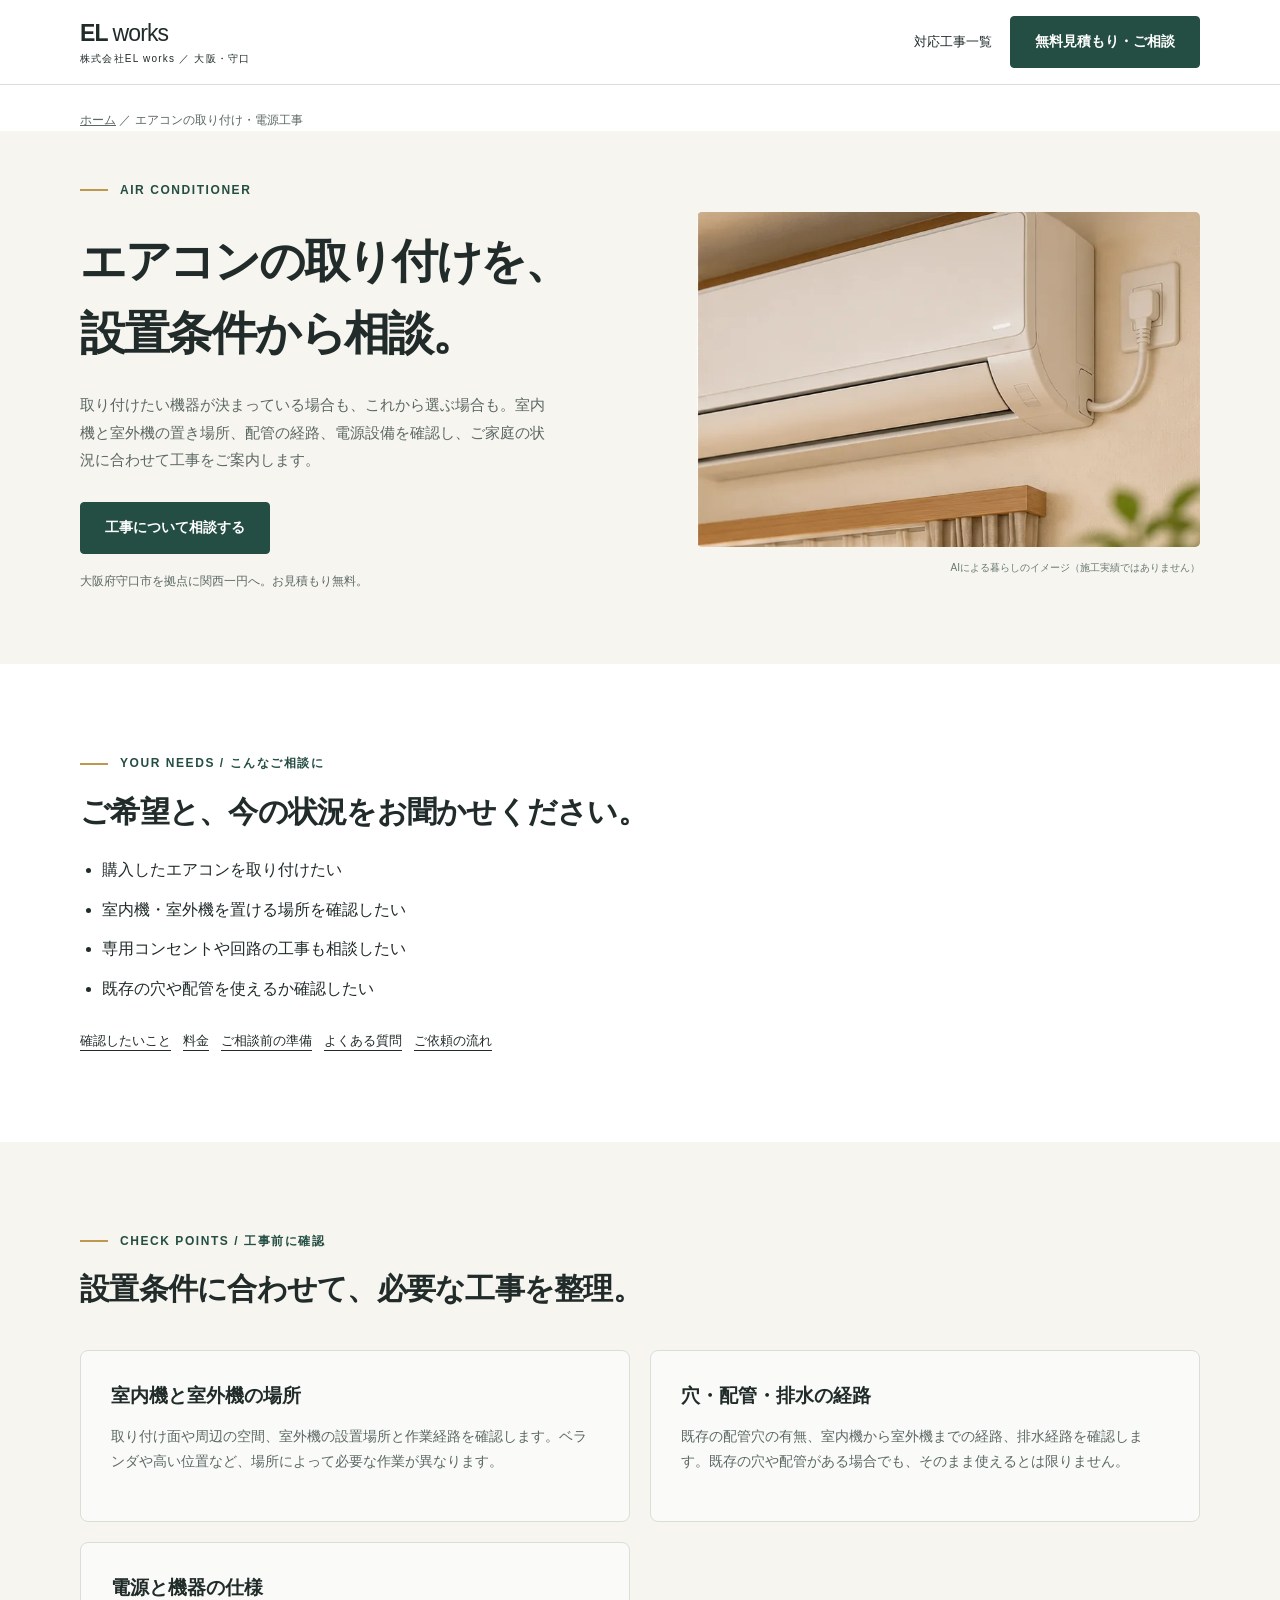
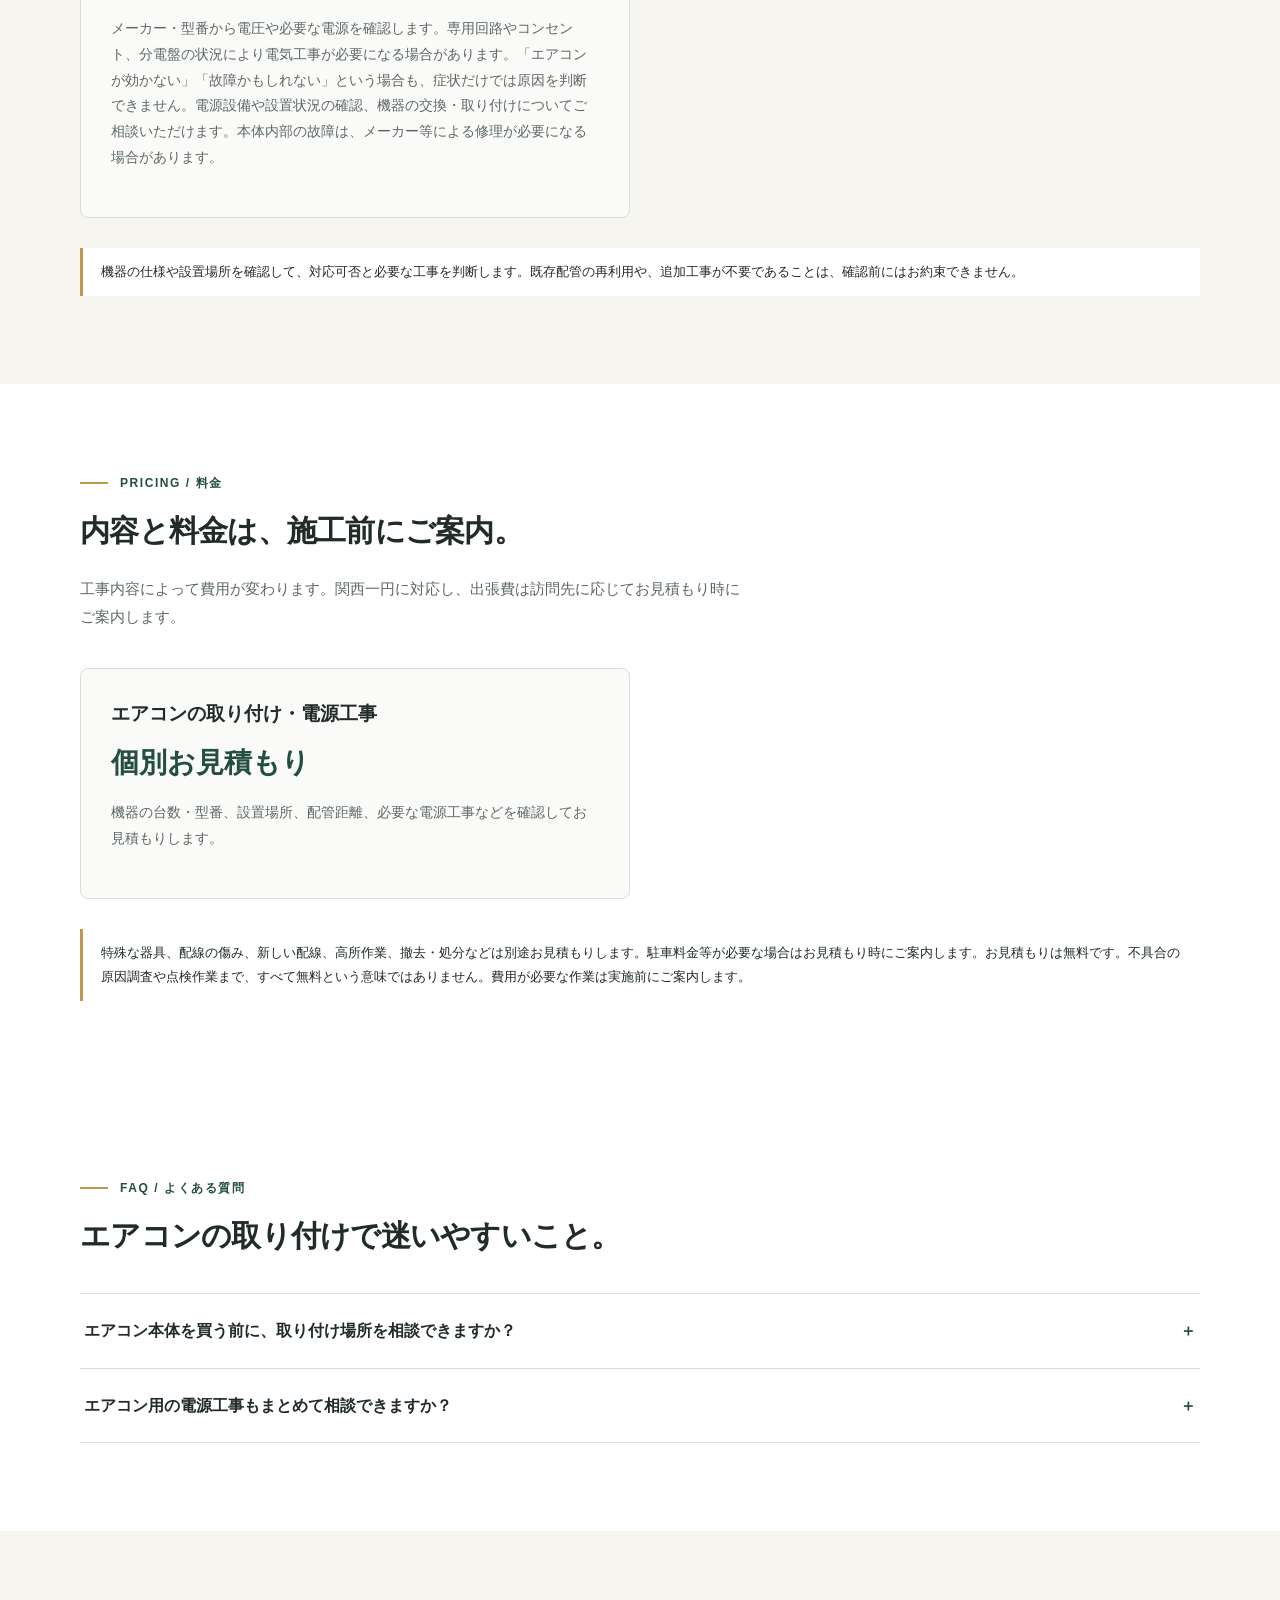
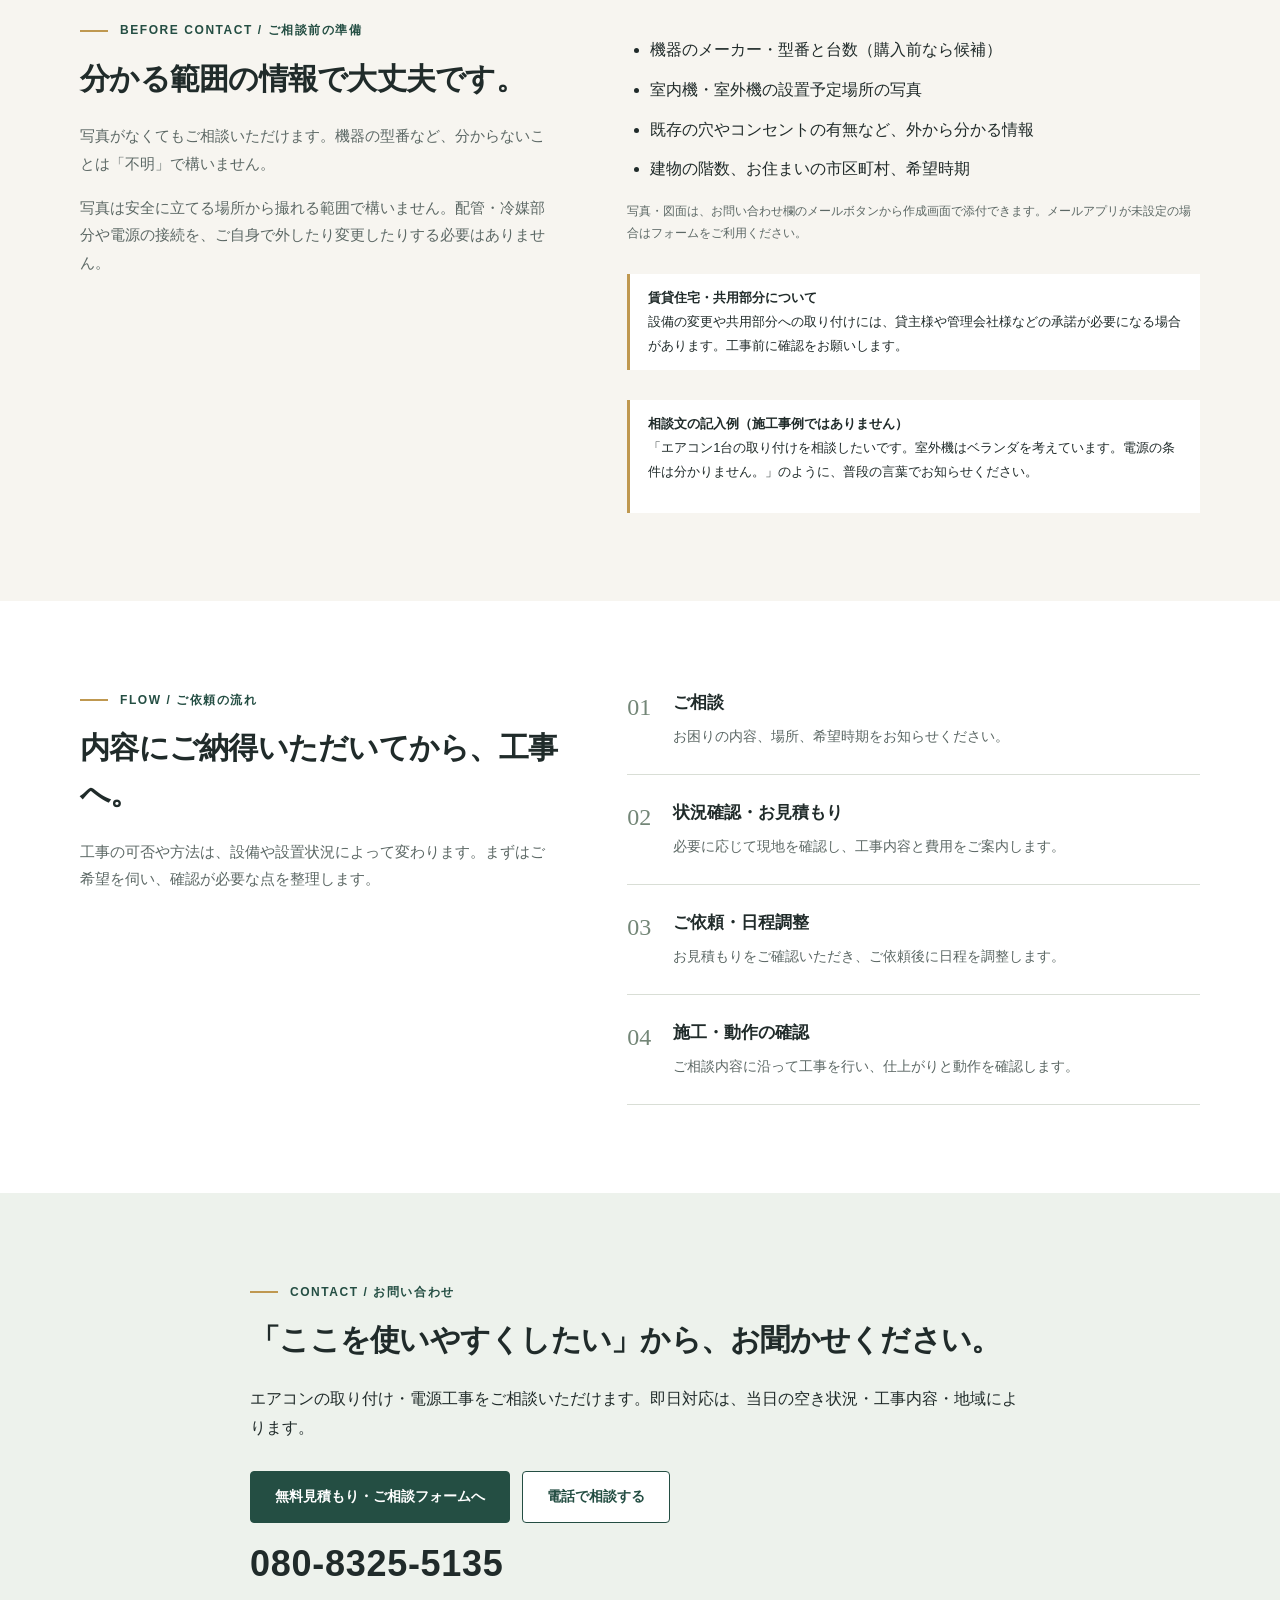
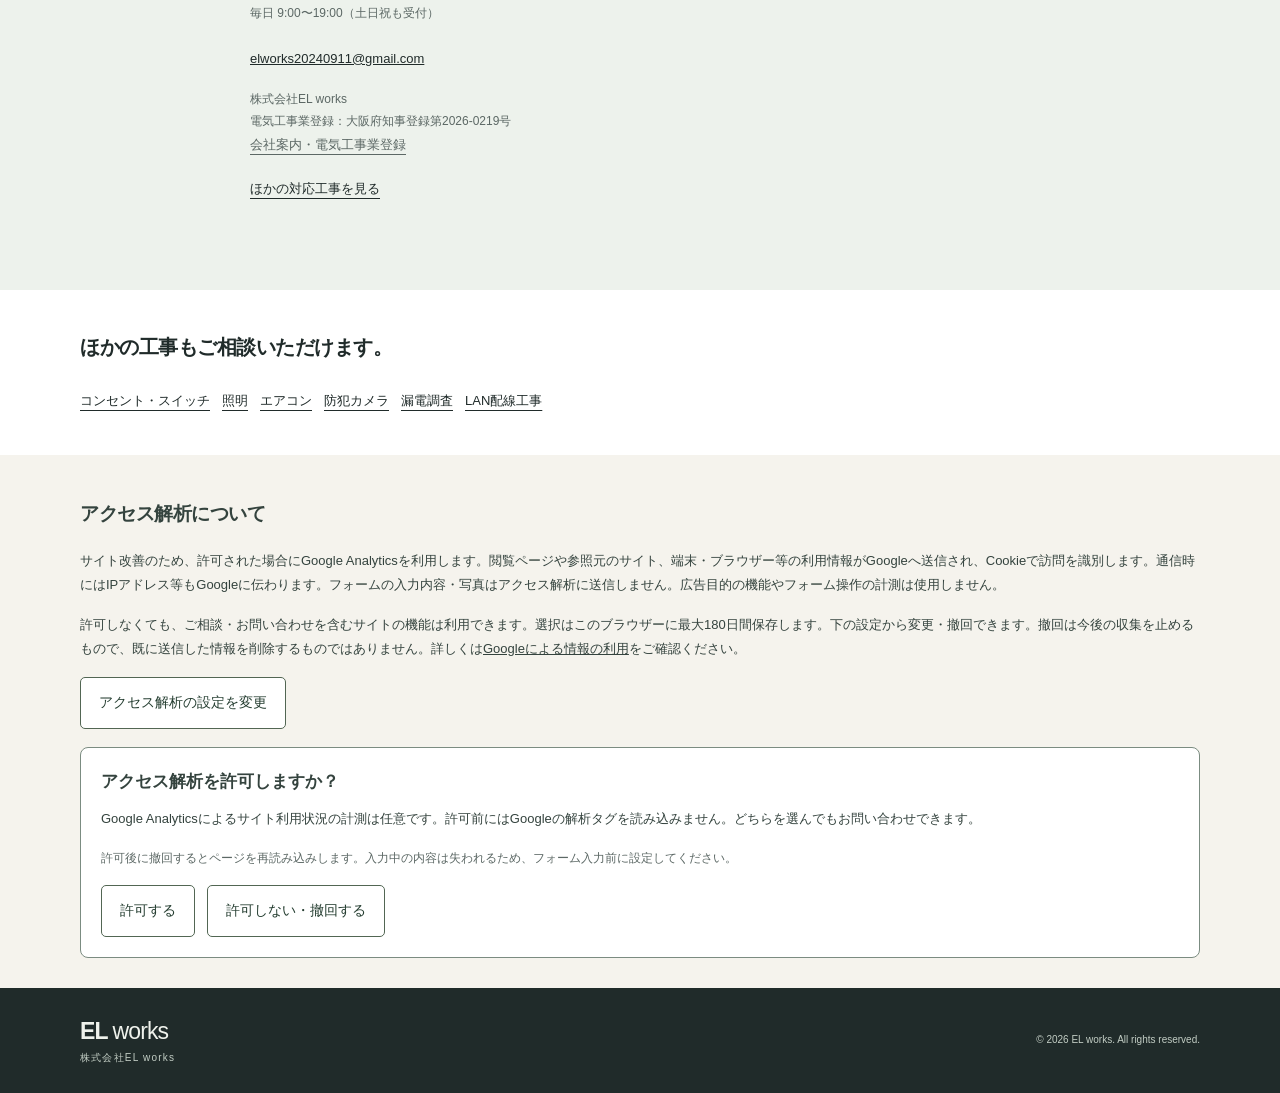
<file: services/air-conditioner/index.html>
<!doctype html><html lang="ja"><head><meta charset="UTF-8"><meta name="viewport" content="width=device-width,initial-scale=1"><meta name="theme-color" content="#f7f5f0">
<title>守口市のエアコン取り付け・専用電源工事｜EL works</title>
<meta name="description" content="守口市を拠点に、ご家庭のエアコン取り付け・専用回路・電源工事をご相談いただけます。室内機・室外機の場所、配管経路、機器の型番を確認して個別にお見積もり。購入済み機器の設置条件もご案内します。">
<meta name="robots" content="index,follow"><link rel="canonical" href="https://elworks20240911-design.github.io/moriguchi-denki/services/air-conditioner/">
<meta property="og:type" content="website"><meta property="og:title" content="守口市のエアコン取り付け・専用電源工事｜EL works"><meta property="og:description" content="守口市を拠点に、ご家庭のエアコン取り付け・専用回路・電源工事をご相談いただけます。室内機・室外機の場所、配管経路、機器の型番を確認して個別にお見積もり。購入済み機器の設置条件もご案内します。"><meta property="og:url" content="https://elworks20240911-design.github.io/moriguchi-denki/services/air-conditioner/">
<meta name="google-site-verification" content="jDXCpLcrvpKCmT8QliZT_hhDqU6vRM1k01H9-Um8P-w" />
<meta name="google-site-verification" content="kfbMzVSPCMZW7QpnL0a0h1LobddIkyJ2NBtsniwMKbU" />
<style>:root{--ink:#202b2a;--muted:#5c6865;--paper:#f7f5f0;--green:#244e43;--line:#d9ded6;--gold:#bf9850}*{box-sizing:border-box}html{scroll-behavior:smooth;scroll-padding-top:90px}body{margin:0;color:var(--ink);background:white;font-family:"Noto Sans CJK JP","Noto Sans JP","Yu Gothic",sans-serif;line-height:1.85}a{color:inherit;text-decoration:none}button,input,textarea{font:inherit}button,a,input,textarea{touch-action:manipulation}a:focus-visible,button:focus-visible,input:focus-visible,textarea:focus-visible,summary:focus-visible{outline:3px solid #b1812b;outline-offset:4px}.wrap{width:min(1120px,calc(100% - 48px));margin:auto}.skip{position:fixed;top:-100px;z-index:100;background:white;padding:10px}.skip:focus{top:10px}header{position:sticky;top:0;background:rgba(255,255,255,.98);z-index:20;border-bottom:1px solid var(--line)}.header-row{height:84px;display:flex;align-items:center;justify-content:space-between;gap:24px}.brand{font-size:23px;font-weight:800;letter-spacing:-.04em;line-height:1.15}.brand small{display:block;font-size:10px;letter-spacing:.12em;font-weight:500;margin-top:7px}.brand span{font-weight:400}.nav-links{display:flex;align-items:center;gap:24px;font-size:13px;font-weight:700}.button{display:inline-flex;justify-content:center;align-items:center;gap:20px;min-height:52px;padding:12px 24px;border:1px solid var(--green);border-radius:4px;font-weight:700;font-size:14px;cursor:pointer;background:var(--green);color:white;transition:background .2s}.button:hover{background:#163a31}.button.secondary{background:white;color:var(--green)}.button.secondary:hover{background:#edf2ec}.menu-button{display:none}.hero{background:var(--paper);padding:76px 0 68px;overflow:hidden}.hero-grid{display:grid;grid-template-columns:1.13fr 1fr;gap:48px;align-items:center}.eyebrow{display:flex;gap:12px;align-items:center;font-size:12px;letter-spacing:.13em;font-weight:700;color:var(--green)}.eyebrow:before{content:"";display:block;width:28px;height:2px;background:var(--gold)}h1{font-size:clamp(32px,3.2vw,47px);line-height:1.55;letter-spacing:-.05em;margin:25px 0 22px}h1 span{white-space:nowrap}p{margin:0 0 16px}.lead{font-size:15px;color:var(--muted);max-width:470px}.actions{display:flex;flex-wrap:wrap;gap:12px;margin:28px 0 16px}.small{font-size:12px;color:var(--muted)}.pills{display:flex;gap:10px;flex-wrap:wrap;margin:24px 0 0}.pill{font-size:12px;padding:5px 12px;border:1px solid #ccd4ca;border-radius:30px;background:#fff}.house{position:relative;padding:24px 0}.house svg{display:block;width:100%;height:auto}.illustration-label{display:block;text-align:right;font-size:10px;letter-spacing:.12em;color:#687971}.trust{border-bottom:1px solid var(--line)}.trust-grid{display:grid;grid-template-columns:repeat(3,1fr);padding:25px 0}.trust-item{border-right:1px solid var(--line);padding:0 24px;font-size:13px;color:var(--muted)}.trust-item:first-child{padding-left:0}.trust-item:last-child{border:0}.trust-item strong{display:block;font-size:19px;color:var(--ink);margin-bottom:4px}.section{padding:88px 0}h2{font-size:30px;line-height:1.55;letter-spacing:-.025em;margin:14px 0 20px}h3{font-size:19px;line-height:1.6;margin:0 0 12px}.section-intro{max-width:660px;color:var(--muted);font-size:15px}.service-grid{display:grid;grid-template-columns:repeat(2,1fr);gap:20px;margin-top:38px}.service{padding:30px;background:#fafbf8;border:1px solid var(--line);border-radius:8px;position:relative}.number{font-family:Georgia,serif;font-size:26px;color:#8a9a8b;margin-bottom:20px;display:block}.service p{color:var(--muted);font-size:14px}.service .examples{border-top:1px solid var(--line);padding-top:15px;font-size:12px;margin:20px 0 0;color:var(--green)}.soft{background:var(--paper)}.split{display:grid;grid-template-columns:1fr 1.2fr;gap:70px}.steps{counter-reset:step}.step{display:flex;gap:22px;border-bottom:1px solid var(--line);padding:24px 0}.step:first-child{padding-top:0}.step:before{counter-increment:step;content:"0" counter(step);font:24px Georgia,serif;color:#738677;padding-top:5px}.step p{font-size:14px;color:var(--muted);margin:0}.step h3{font-size:17px;margin-bottom:8px}.note-box{border-left:3px solid var(--gold);padding:12px 18px;margin-top:30px;font-size:13px;background:#fff}.faq{margin-top:34px}details{border-top:1px solid var(--line);padding:0 4px}details:last-child{border-bottom:1px solid var(--line)}summary{cursor:pointer;list-style:none;padding:22px 36px 22px 0;font-weight:700;position:relative;font-size:16px}summary:after{content:"＋";position:absolute;right:0;color:var(--green)}details[open] summary:after{content:"−"}details p{max-width:850px;font-size:14px;color:var(--muted);padding-bottom:16px}summary::-webkit-details-marker{display:none}.company-list{margin:0}.company-list div{display:grid;grid-template-columns:130px 1fr;gap:12px;border-bottom:1px solid var(--line);padding:17px 0;font-size:14px}.company-list dt{color:var(--muted)}.company-list dd{margin:0}.contact{background:#edf2ec}.contact-grid{display:grid;grid-template-columns:1fr 1.1fr;gap:70px}.phone{display:block;font-size:clamp(26px,3vw,36px);font-weight:700;letter-spacing:.02em;line-height:1.4;margin:8px 0}.phone-label{font-size:12px;margin:30px 0 0}.email{font-size:13px;text-decoration:underline;overflow-wrap:anywhere}.contact-form{background:white;padding:32px;border:1px solid var(--line);border-radius:8px}.field{margin:20px 0}.field label{display:block;font-size:13px;font-weight:700;margin-bottom:7px}.required{font-size:10px;color:var(--green);border:1px solid #c6d5c7;border-radius:2px;padding:1px 5px;margin-left:8px}input,textarea{display:block;width:100%;min-width:0;border:1px solid #b9c5ba;background:#fcfdfa;border-radius:3px;padding:12px;font-size:14px;color:var(--ink)}textarea{min-height:140px;resize:vertical}input::placeholder,textarea::placeholder{color:#768076}.contact-form .button{width:100%}.form-note{font-size:11px;color:var(--muted);margin:16px 0 0;line-height:1.8}.form-note a{text-decoration:underline}.business{padding:42px 0}.business-row{display:flex;align-items:center;justify-content:space-between;gap:30px}.business h2{font-size:20px;margin:0 0 8px}.business p{font-size:13px;color:var(--muted);margin:0}.text-link{text-decoration:underline;text-underline-offset:5px;font-size:13px;white-space:nowrap}footer{background:var(--ink);color:#eff2ec;padding:30px 0}.footer-row{display:flex;justify-content:space-between;align-items:center;gap:20px}footer small{font-size:10px;color:#c2cdc4}.mobile-cta{display:none}@media(min-width:1001px){.nav-links[hidden]{display:flex}}@media(max-width:1000px){.nav-links{gap:15px}.hero-grid{gap:20px}.split,.contact-grid{gap:40px}h1{font-size:36px}.trust-item{padding:0 15px}}@media(max-width:1000px){.wrap{width:calc(100% - 36px)}.header-row{height:70px}.brand{font-size:21px}.menu-button{display:block;background:white;border:1px solid var(--line);border-radius:3px;padding:7px 12px;color:var(--ink);font-size:12px}.nav-links{position:absolute;top:70px;left:0;width:100%;background:white;padding:20px;display:flex;flex-direction:column;border-bottom:1px solid var(--line);box-shadow:0 12px 15px #10251b10}.nav-links[hidden]{display:none}.hero{padding:42px 0 35px}.hero-grid{grid-template-columns:1fr;gap:6px}h1{font-size:clamp(29px,7.7vw,45px);margin:20px 0;line-height:1.55}.lead{font-size:14px}.house{max-width:470px;width:100%;margin:auto;padding:16px 12px 0}.actions{margin:24px 0 12px;gap:8px}.actions .button{padding:12px 16px;font-size:13px;flex:1;white-space:nowrap}.pills{gap:7px;margin-top:20px}.pill{font-size:11px;padding:4px 10px}.trust-grid{padding:22px 0;grid-template-columns:1fr}.trust-item,.trust-item:first-child{padding:13px 0;border:0;border-bottom:1px solid var(--line);display:flex;gap:18px;align-items:center;font-size:11px}.trust-item strong{font-size:16px;min-width:124px;margin:0}.trust-item:last-child{padding-bottom:0}.trust-item:first-child{padding-top:0}.section{padding:56px 0}h2{font-size:25px}.section-intro{font-size:14px}.service-grid{grid-template-columns:1fr;gap:14px;margin-top:26px}.service{padding:24px}.number{margin-bottom:12px}.split,.contact-grid{grid-template-columns:1fr;gap:30px}.note-box{margin-top:20px}.step{gap:18px}.contact-form{padding:24px 20px}.company-list div{grid-template-columns:95px 1fr;font-size:13px;gap:8px}.business-row{display:block}.business .text-link{display:inline-block;margin-top:16px}.footer-row{display:block}footer small{display:block;margin-top:15px}footer{padding-bottom:95px}.mobile-cta{position:fixed;bottom:0;left:0;right:0;padding:10px 18px max(10px,env(safe-area-inset-bottom));background:#fffffff2;border-top:1px solid var(--line);display:flex;gap:8px;z-index:19}.mobile-cta .button{flex:1;padding:8px;font-size:12px;min-height:44px}summary{font-size:14px}.illustration-label{font-size:9px}}@media(prefers-reduced-motion:reduce){html{scroll-behavior:auto}*{transition:none!important}}

.house{margin:0;min-width:0}.hero-image{display:block;width:100%;height:450px;object-fit:cover;object-position:55% center;border-radius:100px 8px 8px 8px;box-shadow:0 20px 40px #23372612;animation:soft-arrival .7s ease-out both}.illustration-label{margin-top:12px;line-height:1.7;letter-spacing:0;font-size:10px}.hero-grid>div{min-width:0}@keyframes soft-arrival{from{opacity:0;transform:translateY(12px)}to{opacity:1;transform:translateY(0)}}@media(max-width:1000px){.house{margin:auto;padding:20px 0 0}.hero-image{height:280px;border-radius:60px 6px 6px 6px}.illustration-label{font-size:9px}}@media(prefers-reduced-motion:reduce){.hero-image{animation:none}}

@media(max-width:1000px){input,textarea{font-size:16px}}
.number{color:#526653}

.service-visual{margin:0 0 20px}.service-image-window{position:relative;aspect-ratio:3/2;overflow:hidden;border-radius:5px;background:#eee9df}.service-image{position:absolute;top:0;width:300%;max-width:none;height:100%;object-fit:cover;left:0}.service-image.security-camera,.service-image.switch-wiring{width:100%;left:0}.service-image.outlet{left:-100%}.service-image.ac-power{left:-200%}.service-visual figcaption{font-size:10px;line-height:1.7;color:#5c6865;margin-top:8px}
.price-value{font-size:28px!important;font-weight:700;color:var(--green)!important;line-height:1.5}.price-value span{display:inline-block;font-size:13px;font-weight:400;margin-left:8px}
.email-consult{margin-top:24px;min-width:0}.email-consult .button{max-width:100%;white-space:normal;text-align:center;overflow-wrap:anywhere}.email-consult .small{margin:12px 0 8px}
.detail-nav{display:flex;align-items:center;gap:18px;font-size:13px}.breadcrumb{padding-top:24px;font-size:12px;color:var(--muted)}.breadcrumb a{text-decoration:underline}.detail-hero{padding:48px 0 56px}.detail-hero h1{font-size:clamp(30px,4vw,46px)}.detail-image{display:block;width:100%;height:auto;border-radius:8px}.detail-list{padding-left:1.4em}.detail-list li{margin:10px 0}.detail-contact{max-width:780px}.detail-contact .actions{gap:12px}.detail-section-nav{display:flex;flex-wrap:wrap;gap:12px;margin-top:26px}.detail-section-nav a{font-size:13px;text-decoration:underline;text-underline-offset:5px}@media(max-width:600px){.detail-nav{gap:12px}.detail-nav .button{padding:9px 12px;font-size:12px}.detail-nav>a:first-child{display:none}.detail-hero{padding:28px 0 40px}.detail-contact .actions .button{white-space:normal}.header-row{gap:12px}}</style><script type="application/ld+json">{"@context": "https://schema.org", "@type": "BreadcrumbList", "itemListElement": [{"@type": "ListItem", "position": 1, "name": "ホーム", "item": "https://elworks20240911-design.github.io/moriguchi-denki/"}, {"@type": "ListItem", "position": 2, "name": "エアコンの取り付け・電源工事", "item": "https://elworks20240911-design.github.io/moriguchi-denki/services/air-conditioner/"}]}</script><link rel="stylesheet" href="../../assets/analytics-consent.css">
<meta name="referrer" content="no-referrer">
<script type="application/ld+json">{"@context":"https://schema.org","@type":"Service","@id":"https://elworks20240911-design.github.io/moriguchi-denki/services/air-conditioner/#service","name":"エアコンの取り付け・専用回路・電源工事","serviceType":"エアコンの取り付け・専用回路・電源工事","url":"https://elworks20240911-design.github.io/moriguchi-denki/services/air-conditioner/","description":"守口市を拠点に、ご家庭のエアコン取り付け・専用回路・電源工事をご相談いただけます。室内機・室外機の場所、配管経路、機器の型番を確認して個別にお見積もり。購入済み機器の設置条件もご案内します。","provider":{"@type":"Electrician","@id":"https://elworks20240911-design.github.io/moriguchi-denki/#business","name":"株式会社EL works","url":"https://elworks20240911-design.github.io/moriguchi-denki/"},"areaServed":["大阪府","関西一円"]}</script>
</head><body>
<a class="skip" href="#main">本文へスキップ</a><header><div class="wrap header-row"><a class="brand" href="../../">EL <span>works</span><small>株式会社EL works ／ 大阪・守口</small></a><nav class="detail-nav" aria-label="メインナビゲーション"><a href="../../#services">対応工事一覧</a><a class="button" href="../../#contact">無料見積もり・ご相談</a></nav></div></header>
<main id="main"><nav class="wrap breadcrumb" aria-label="パンくず"><a href="../../">ホーム</a> ／ <span aria-current="page">エアコンの取り付け・電源工事</span></nav><section class="detail-hero soft"><div class="wrap hero-grid"><div><div class="eyebrow">AIR CONDITIONER</div><h1>エアコンの取り付けを、<br>設置条件から相談。</h1><p class="lead">取り付けたい機器が決まっている場合も、これから選ぶ場合も。室内機と室外機の置き場所、配管の経路、電源設備を確認し、ご家庭の状況に合わせて工事をご案内します。</p><div class="actions"><a class="button" href="../../#contact">工事について相談する</a></div><p class="small">大阪府守口市を拠点に関西一円へ。お見積もり無料。</p></div><figure class="house"><div class="service-image-window"><img class="service-image ac-power" src="../../assets/services.webp" width="2172" height="724" alt="エアコンと電源コンセントのイメージ" fetchpriority="high"></div><figcaption class="illustration-label">AIによる暮らしのイメージ（施工実績ではありません）</figcaption></figure></div></section><section class="section"><div class="wrap"><div class="eyebrow">YOUR NEEDS / こんなご相談に</div><h2>ご希望と、今の状況をお聞かせください。</h2><ul class="detail-list"><li>購入したエアコンを取り付けたい</li><li>室内機・室外機を置ける場所を確認したい</li><li>専用コンセントや回路の工事も相談したい</li><li>既存の穴や配管を使えるか確認したい</li></ul><nav class="detail-section-nav" aria-label="ページ内案内"><a href="#points">確認したいこと</a><a href="#price">料金</a><a href="#prepare">ご相談前の準備</a><a href="#faq">よくある質問</a><a href="#flow">ご依頼の流れ</a></nav></div></section><section id="points" class="section soft"><div class="wrap"><div class="eyebrow">CHECK POINTS / 工事前に確認</div><h2>設置条件に合わせて、必要な工事を整理。</h2><div class="service-grid"><article class="service"><h3>室内機と室外機の場所</h3><p>取り付け面や周辺の空間、室外機の設置場所と作業経路を確認します。ベランダや高い位置など、場所によって必要な作業が異なります。</p></article><article class="service"><h3>穴・配管・排水の経路</h3><p>既存の配管穴の有無、室内機から室外機までの経路、排水経路を確認します。既存の穴や配管がある場合でも、そのまま使えるとは限りません。</p></article><article class="service"><h3>電源と機器の仕様</h3><p>メーカー・型番から電圧や必要な電源を確認します。専用回路やコンセント、分電盤の状況により電気工事が必要になる場合があります。「エアコンが効かない」「故障かもしれない」という場合も、症状だけでは原因を判断できません。電源設備や設置状況の確認、機器の交換・取り付けについてご相談いただけます。本体内部の故障は、メーカー等による修理が必要になる場合があります。</p></article></div><div class="note-box">機器の仕様や設置場所を確認して、対応可否と必要な工事を判断します。既存配管の再利用や、追加工事が不要であることは、確認前にはお約束できません。</div></div></section><section id="price" class="section"><div class="wrap"><div class="eyebrow">PRICING / 料金</div><h2>内容と料金は、施工前にご案内。</h2><p class="section-intro">工事内容によって費用が変わります。関西一円に対応し、出張費は訪問先に応じてお見積もり時にご案内します。</p><div class="service-grid"><article class="service"><h3>エアコンの取り付け・電源工事</h3><p class="price-value">個別お見積もり</p><p>機器の台数・型番、設置場所、配管距離、必要な電源工事などを確認してお見積もりします。</p></article></div><div class="note-box">特殊な器具、配線の傷み、新しい配線、高所作業、撤去・処分などは別途お見積もりします。駐車料金等が必要な場合はお見積もり時にご案内します。お見積もりは無料です。不具合の原因調査や点検作業まで、すべて無料という意味ではありません。費用が必要な作業は実施前にご案内します。</div></div></section><section id="faq" class="section"><div class="wrap"><div class="eyebrow">FAQ / よくある質問</div><h2>エアコンの取り付けで迷いやすいこと。</h2><div class="faq"><details><summary>エアコン本体を買う前に、取り付け場所を相談できますか？</summary><p>はい。設置したいお部屋、室外機を置く場所、候補の機器があれば型番をお知らせください。対応可否は設置条件を確認してご案内します。<a class="text-link" style="white-space:normal" href="#points">場所・配管・電源の確認事項</a>をご覧ください。</p></details><details><summary>エアコン用の電源工事もまとめて相談できますか？</summary><p>ご相談いただけます。機器の仕様と既存設備を確認し、取り付け作業と必要な電源工事を分けてお見積もりします。専用回路などについては<a class="text-link" style="white-space:normal" href="../outlet-switch/#types">コンセント・専用回路のご案内</a>もご覧ください。</p></details></div></div></section>
<section id="prepare" class="section soft"><div class="wrap split"><div><div class="eyebrow">BEFORE CONTACT / ご相談前の準備</div><h2>分かる範囲の情報で大丈夫です。</h2><p class="section-intro">写真がなくてもご相談いただけます。機器の型番など、分からないことは「不明」で構いません。</p><p class="section-intro">写真は安全に立てる場所から撮れる範囲で構いません。配管・冷媒部分や電源の接続を、ご自身で外したり変更したりする必要はありません。</p></div><div><ul class="detail-list"><li>機器のメーカー・型番と台数（購入前なら候補）</li><li>室内機・室外機の設置予定場所の写真</li><li>既存の穴やコンセントの有無など、外から分かる情報</li><li>建物の階数、お住まいの市区町村、希望時期</li></ul><p class="small">写真・図面は、お問い合わせ欄のメールボタンから作成画面で添付できます。メールアプリが未設定の場合はフォームをご利用ください。</p><div class="note-box"><strong>賃貸住宅・共用部分について</strong><br>設備の変更や共用部分への取り付けには、貸主様や管理会社様などの承諾が必要になる場合があります。工事前に確認をお願いします。</div><div class="note-box"><strong>相談文の記入例（施工事例ではありません）</strong><p>「エアコン1台の取り付けを相談したいです。室外機はベランダを考えています。電源の条件は分かりません。」のように、普段の言葉でお知らせください。</p></div></div></div></section><section id="flow" class="section"><div class="wrap split"><div><div class="eyebrow">FLOW / ご依頼の流れ</div><h2>内容にご納得いただいてから、工事へ。</h2><p class="section-intro">工事の可否や方法は、設備や設置状況によって変わります。まずはご希望を伺い、確認が必要な点を整理します。</p></div><div class="steps"><div class="step"><div><h3>ご相談</h3><p>お困りの内容、場所、希望時期をお知らせください。</p></div></div><div class="step"><div><h3>状況確認・お見積もり</h3><p>必要に応じて現地を確認し、工事内容と費用をご案内します。</p></div></div><div class="step"><div><h3>ご依頼・日程調整</h3><p>お見積もりをご確認いただき、ご依頼後に日程を調整します。</p></div></div><div class="step"><div><h3>施工・動作の確認</h3><p>ご相談内容に沿って工事を行い、仕上がりと動作を確認します。</p></div></div></div></div></section>
<section class="section contact"><div class="wrap detail-contact"><div class="eyebrow">CONTACT / お問い合わせ</div><h2>「ここを使いやすくしたい」から、お聞かせください。</h2><p>エアコンの取り付け・電源工事をご相談いただけます。即日対応は、当日の空き状況・工事内容・地域によります。</p><div class="actions"><a class="button" href="../../#contact">無料見積もり・ご相談フォームへ</a><a class="button secondary" href="tel:08083255135">電話で相談する</a></div><p><a class="phone" href="tel:08083255135">080-8325-5135</a><span class="small">毎日 9:00〜19:00（土日祝も受付）</span></p><p><a class="email" href="mailto:elworks20240911@gmail.com">elworks20240911@gmail.com</a></p><p class="small">株式会社EL works<br>電気工事業登録：大阪府知事登録第2026-0219号<br><a class="text-link" href="../../#company">会社案内・電気工事業登録</a></p><a class="text-link" href="../../#services">ほかの対応工事を見る</a></div></section><section class="business"><div class="wrap"><h2>ほかの工事もご相談いただけます。</h2><nav class="detail-section-nav" aria-label="工事別の詳細ページ"><a href="../outlet-switch/">コンセント・スイッチ</a><a href="../lighting/">照明</a><a href="../air-conditioner/">エアコン</a><a href="../security-camera/">防犯カメラ</a><a href="../leakage-inspection/">漏電調査</a><a href="../lan-wiring/">LAN配線工事</a></nav></div></section></main>
<section class="analytics-privacy" aria-labelledby="analytics-policy-title"><div class="wrap"><h2 id="analytics-policy-title">アクセス解析について</h2><p>サイト改善のため、許可された場合にGoogle Analyticsを利用します。閲覧ページや参照元のサイト、端末・ブラウザー等の利用情報がGoogleへ送信され、Cookieで訪問を識別します。通信時にはIPアドレス等もGoogleに伝わります。フォームの入力内容・写真はアクセス解析に送信しません。広告目的の機能やフォーム操作の計測は使用しません。</p><p>許可しなくても、ご相談・お問い合わせを含むサイトの機能は利用できます。選択はこのブラウザーに最大180日間保存します。下の設定から変更・撤回できます。撤回は今後の収集を止めるもので、既に送信した情報を削除するものではありません。詳しくは<a href="https://policies.google.com/technologies/partner-sites?hl=ja">Googleによる情報の利用</a>をご確認ください。</p><button type="button" class="analytics-choice" id="analytics-settings">アクセス解析の設定を変更</button><span id="analytics-status" role="status"></span><noscript><p>JavaScriptが無効のためアクセス解析は動作しません。</p></noscript><div id="analytics-panel" class="analytics-panel" aria-labelledby="analytics-choice-title" hidden><h3 id="analytics-choice-title">アクセス解析を許可しますか？</h3><p>Google Analyticsによるサイト利用状況の計測は任意です。許可前にはGoogleの解析タグを読み込みません。どちらを選んでもお問い合わせできます。</p><p class="small">許可後に撤回するとページを再読み込みします。入力中の内容は失われるため、フォーム入力前に設定してください。</p><div class="analytics-actions"><button type="button" class="analytics-choice" id="analytics-accept">許可する</button><button type="button" class="analytics-choice" id="analytics-decline">許可しない・撤回する</button></div></div></div></section>
<footer><div class="wrap footer-row"><a class="brand" href="../../">EL <span>works</span><small>株式会社EL works</small></a><small>© 2026 EL works. All rights reserved.</small></div></footer><div class="mobile-cta"><a class="button secondary" href="tel:08083255135">電話で相談</a><a class="button" href="../../#contact">無料見積もり・ご相談</a></div><script src="../../assets/analytics-consent.js" defer></script>
</body></html>
</file>
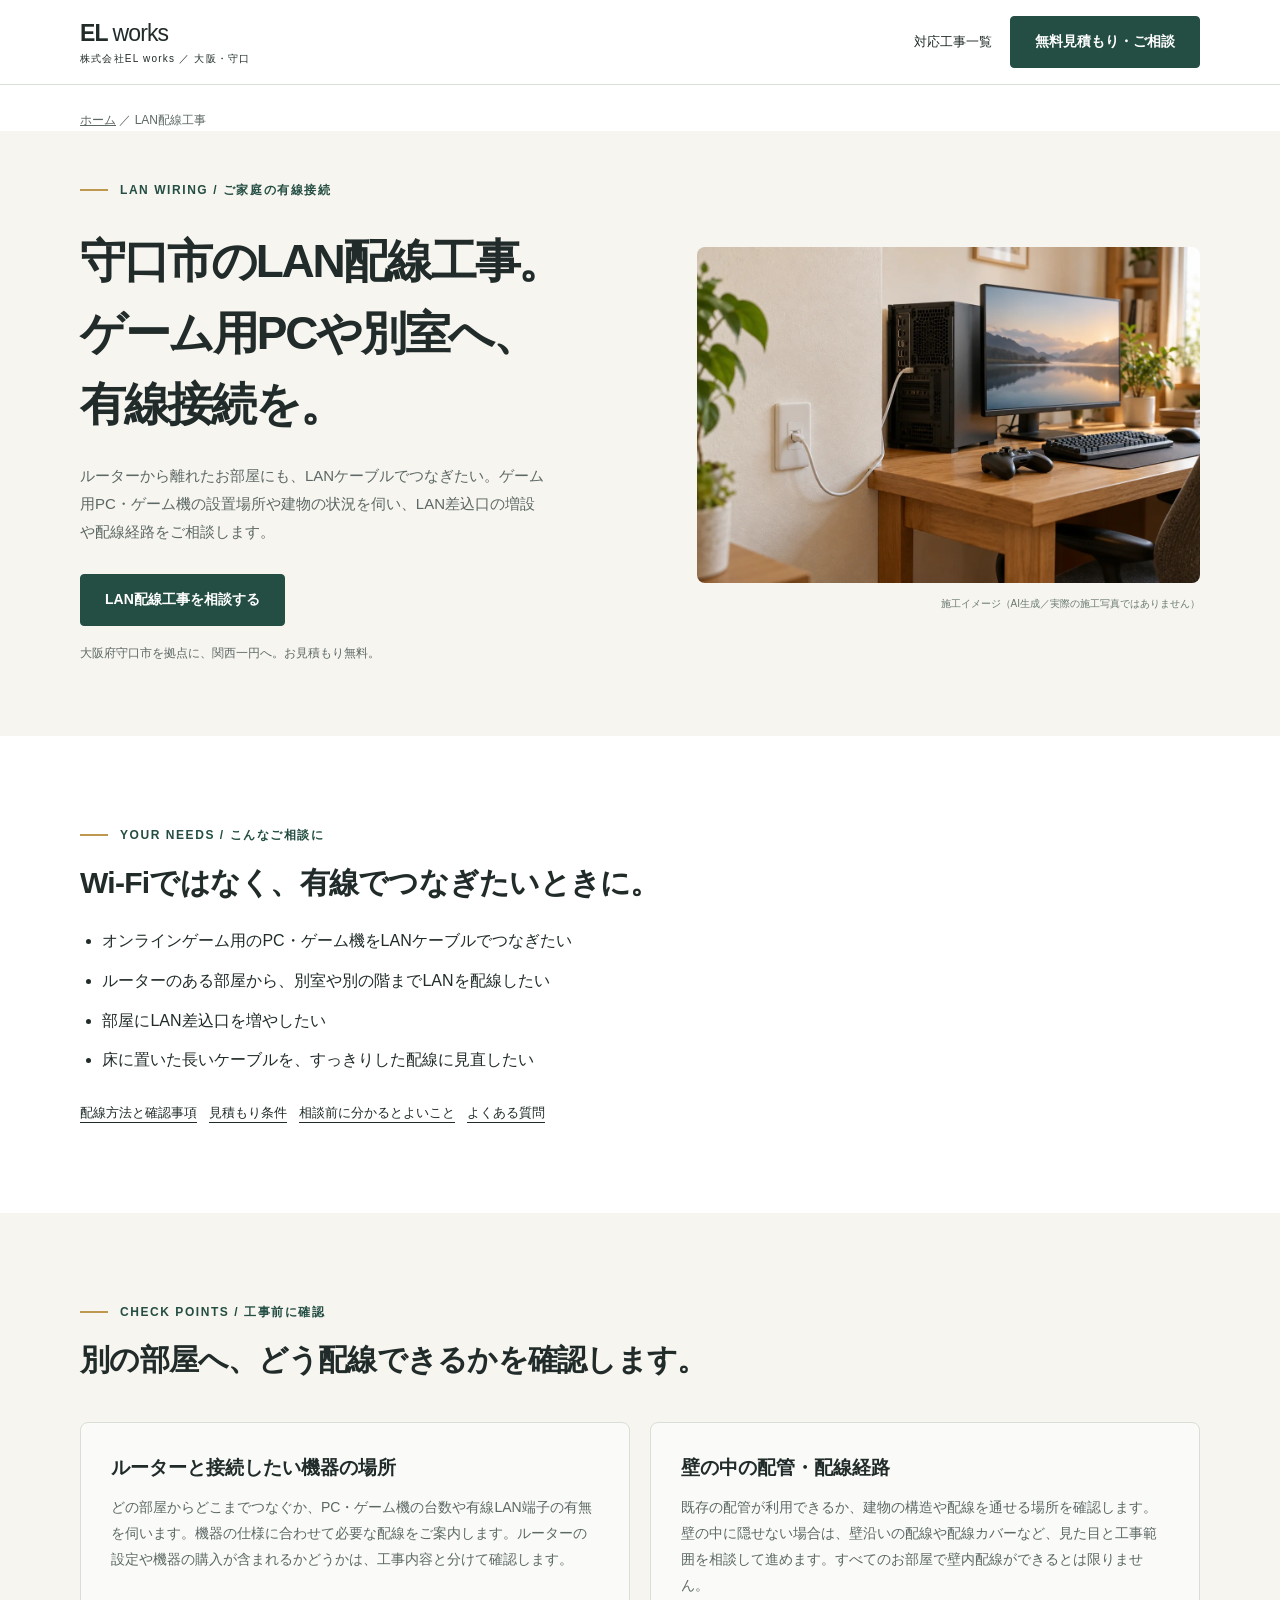
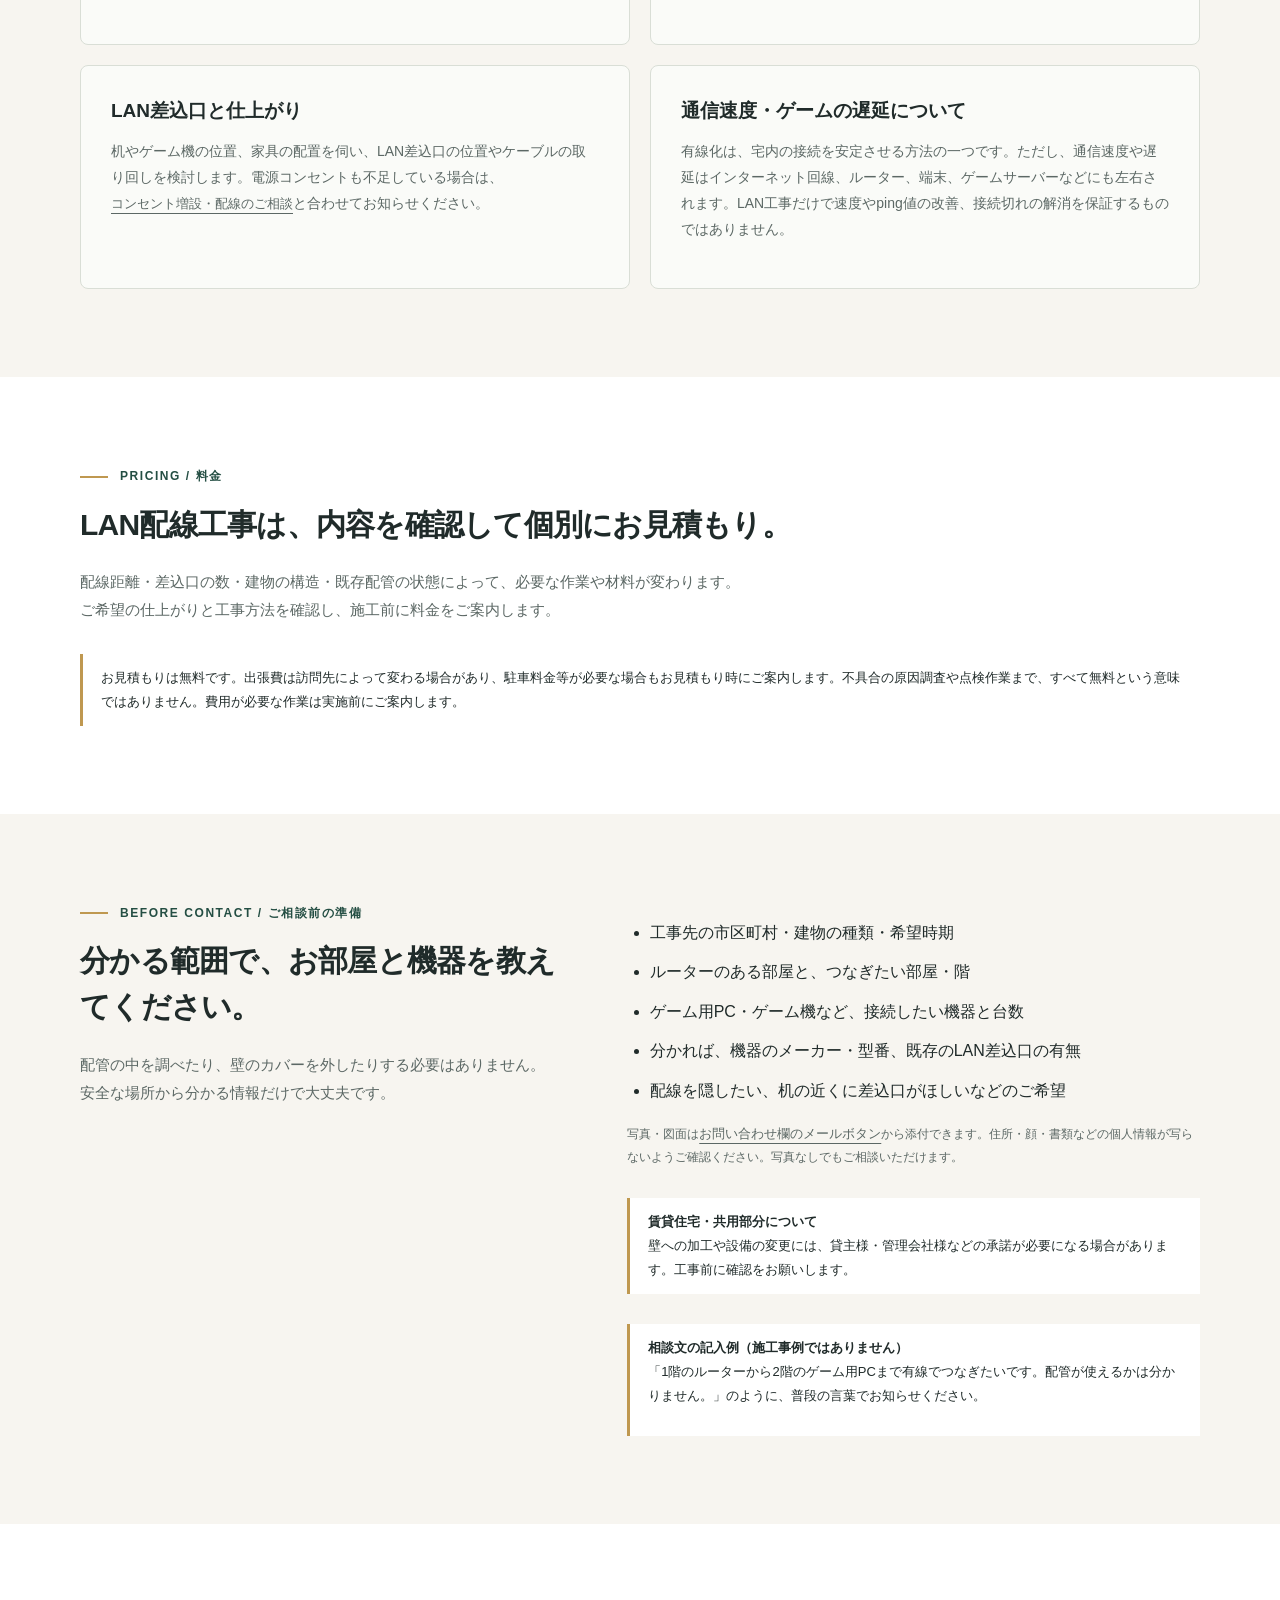
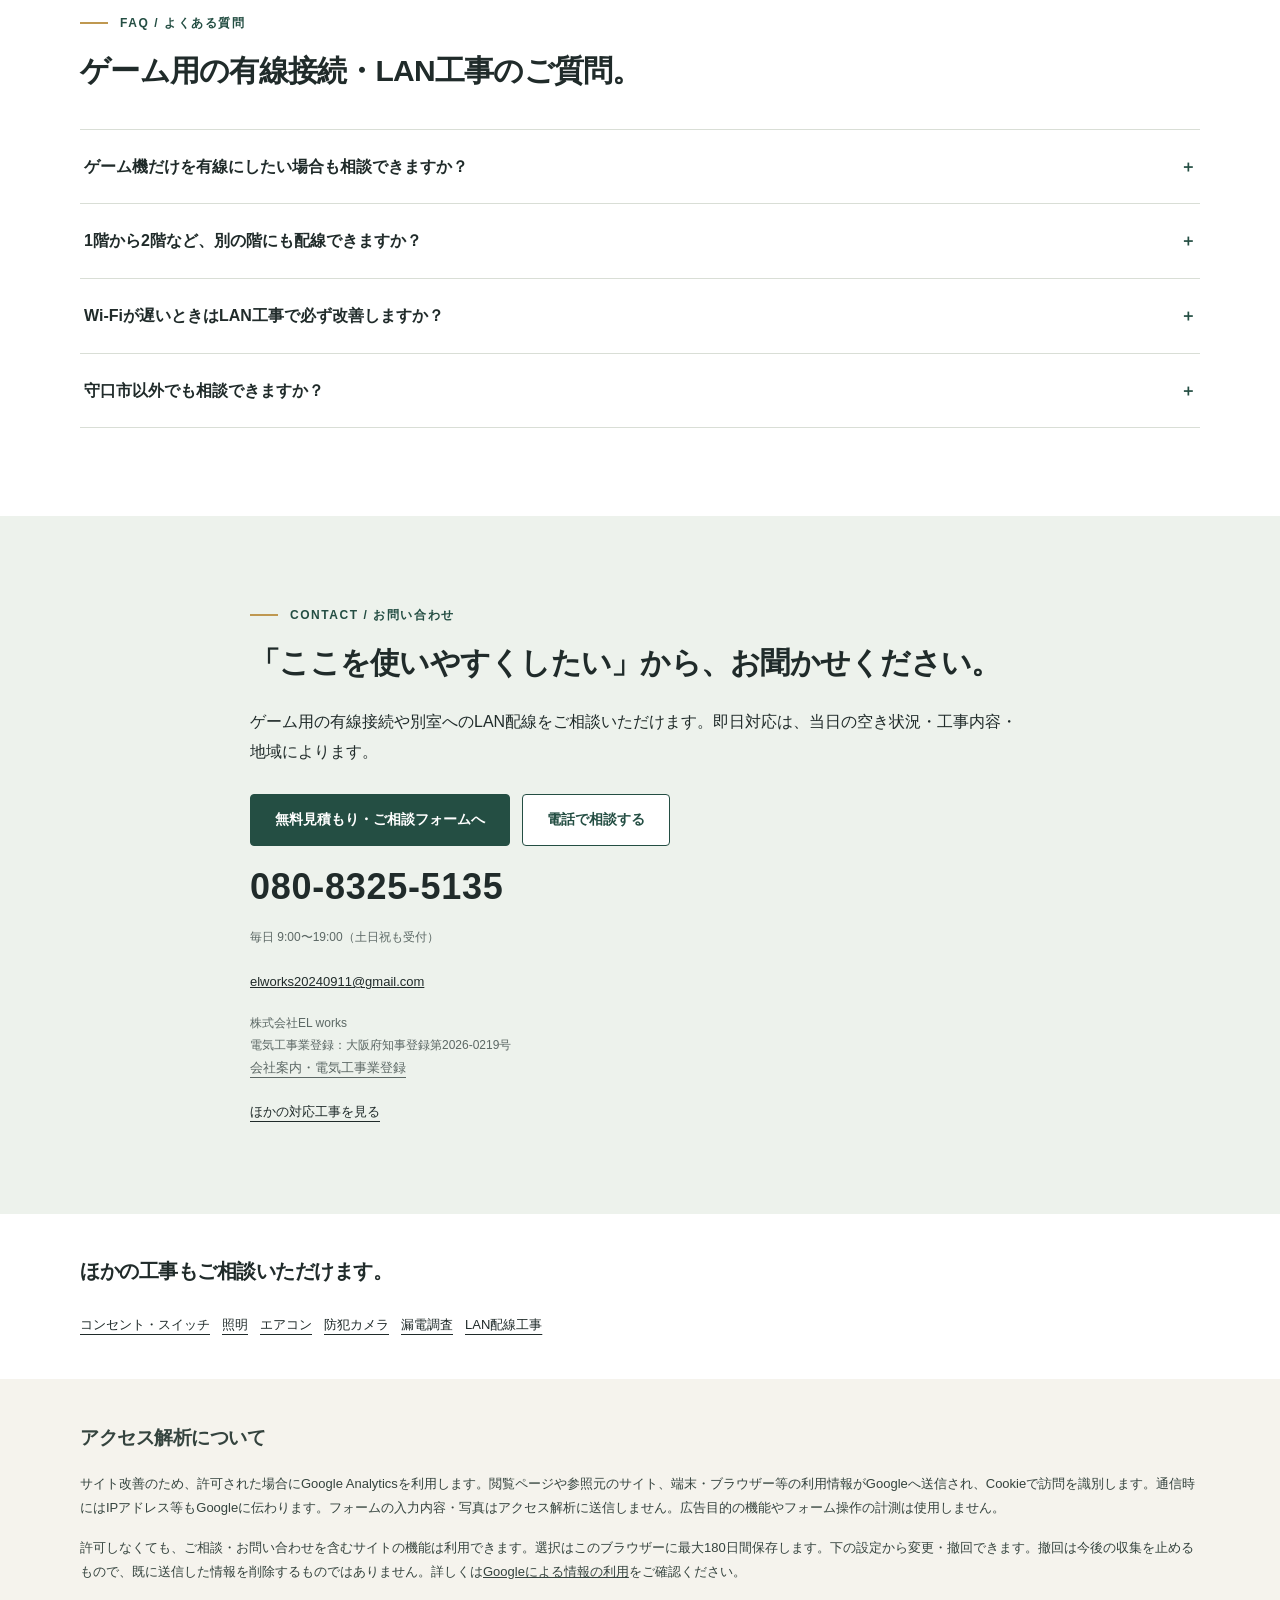
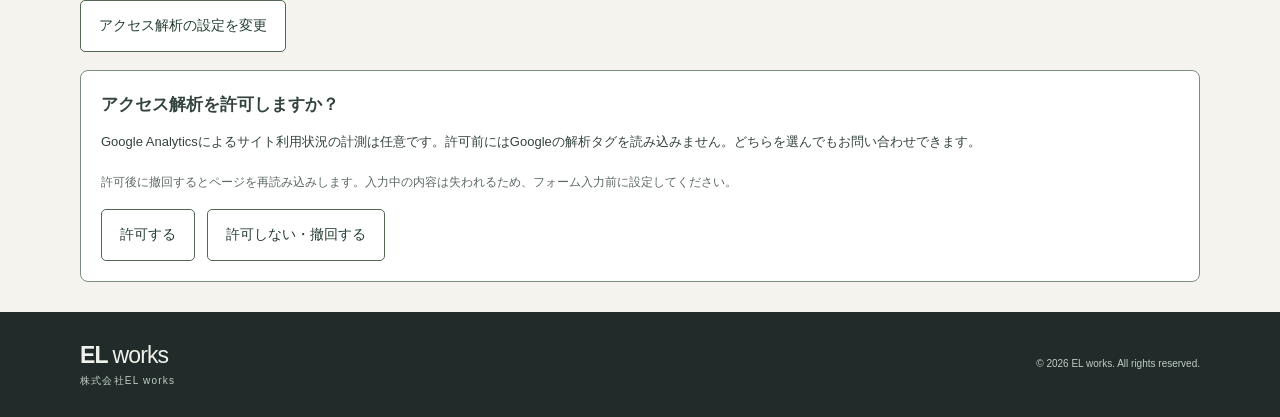
<file: services/lan-wiring/index.html>
<!doctype html><html lang="ja"><head><meta charset="UTF-8"><meta name="viewport" content="width=device-width,initial-scale=1"><meta name="theme-color" content="#f7f5f0">
<title>守口市のLAN配線工事｜ゲーム用PC・別室の有線接続｜EL works</title>
<meta name="description" content="守口市を拠点に、ゲーム用PC・ゲーム機の有線接続、別の部屋へのLAN配線、LAN差込口の増設をご相談いただけます。配線経路・建物・既存配管を確認し個別にお見積もり。通信速度や遅延の改善を保証する工事ではありません。">
<meta name="robots" content="index,follow"><link rel="canonical" href="https://elworks20240911-design.github.io/moriguchi-denki/services/lan-wiring/">
<meta property="og:type" content="website"><meta property="og:title" content="守口市のLAN配線工事｜ゲーム用PC・別室の有線接続｜EL works"><meta property="og:description" content="守口市を拠点に、ゲーム用PC・ゲーム機の有線接続、別の部屋へのLAN配線、LAN差込口の増設をご相談いただけます。配線経路・建物・既存配管を確認し個別にお見積もり。通信速度や遅延の改善を保証する工事ではありません。"><meta property="og:url" content="https://elworks20240911-design.github.io/moriguchi-denki/services/lan-wiring/">
<meta name="google-site-verification" content="jDXCpLcrvpKCmT8QliZT_hhDqU6vRM1k01H9-Um8P-w" />
<meta name="google-site-verification" content="kfbMzVSPCMZW7QpnL0a0h1LobddIkyJ2NBtsniwMKbU" />
<style>:root{--ink:#202b2a;--muted:#5c6865;--paper:#f7f5f0;--green:#244e43;--line:#d9ded6;--gold:#bf9850}*{box-sizing:border-box}html{scroll-behavior:smooth;scroll-padding-top:90px}body{margin:0;color:var(--ink);background:white;font-family:"Noto Sans CJK JP","Noto Sans JP","Yu Gothic",sans-serif;line-height:1.85}a{color:inherit;text-decoration:none}button,input,textarea{font:inherit}button,a,input,textarea{touch-action:manipulation}a:focus-visible,button:focus-visible,input:focus-visible,textarea:focus-visible,summary:focus-visible{outline:3px solid #b1812b;outline-offset:4px}.wrap{width:min(1120px,calc(100% - 48px));margin:auto}.skip{position:fixed;top:-100px;z-index:100;background:white;padding:10px}.skip:focus{top:10px}header{position:sticky;top:0;background:rgba(255,255,255,.98);z-index:20;border-bottom:1px solid var(--line)}.header-row{height:84px;display:flex;align-items:center;justify-content:space-between;gap:24px}.brand{font-size:23px;font-weight:800;letter-spacing:-.04em;line-height:1.15}.brand small{display:block;font-size:10px;letter-spacing:.12em;font-weight:500;margin-top:7px}.brand span{font-weight:400}.nav-links{display:flex;align-items:center;gap:24px;font-size:13px;font-weight:700}.button{display:inline-flex;justify-content:center;align-items:center;gap:20px;min-height:52px;padding:12px 24px;border:1px solid var(--green);border-radius:4px;font-weight:700;font-size:14px;cursor:pointer;background:var(--green);color:white;transition:background .2s}.button:hover{background:#163a31}.button.secondary{background:white;color:var(--green)}.button.secondary:hover{background:#edf2ec}.menu-button{display:none}.hero{background:var(--paper);padding:76px 0 68px;overflow:hidden}.hero-grid{display:grid;grid-template-columns:1.13fr 1fr;gap:48px;align-items:center}.eyebrow{display:flex;gap:12px;align-items:center;font-size:12px;letter-spacing:.13em;font-weight:700;color:var(--green)}.eyebrow:before{content:"";display:block;width:28px;height:2px;background:var(--gold)}h1{font-size:clamp(32px,3.2vw,47px);line-height:1.55;letter-spacing:-.05em;margin:25px 0 22px}h1 span{white-space:nowrap}p{margin:0 0 16px}.lead{font-size:15px;color:var(--muted);max-width:470px}.actions{display:flex;flex-wrap:wrap;gap:12px;margin:28px 0 16px}.small{font-size:12px;color:var(--muted)}.pills{display:flex;gap:10px;flex-wrap:wrap;margin:24px 0 0}.pill{font-size:12px;padding:5px 12px;border:1px solid #ccd4ca;border-radius:30px;background:#fff}.house{position:relative;padding:24px 0}.house svg{display:block;width:100%;height:auto}.illustration-label{display:block;text-align:right;font-size:10px;letter-spacing:.12em;color:#687971}.trust{border-bottom:1px solid var(--line)}.trust-grid{display:grid;grid-template-columns:repeat(3,1fr);padding:25px 0}.trust-item{border-right:1px solid var(--line);padding:0 24px;font-size:13px;color:var(--muted)}.trust-item:first-child{padding-left:0}.trust-item:last-child{border:0}.trust-item strong{display:block;font-size:19px;color:var(--ink);margin-bottom:4px}.section{padding:88px 0}h2{font-size:30px;line-height:1.55;letter-spacing:-.025em;margin:14px 0 20px}h3{font-size:19px;line-height:1.6;margin:0 0 12px}.section-intro{max-width:660px;color:var(--muted);font-size:15px}.service-grid{display:grid;grid-template-columns:repeat(2,1fr);gap:20px;margin-top:38px}.service{padding:30px;background:#fafbf8;border:1px solid var(--line);border-radius:8px;position:relative}.number{font-family:Georgia,serif;font-size:26px;color:#8a9a8b;margin-bottom:20px;display:block}.service p{color:var(--muted);font-size:14px}.service .examples{border-top:1px solid var(--line);padding-top:15px;font-size:12px;margin:20px 0 0;color:var(--green)}.soft{background:var(--paper)}.split{display:grid;grid-template-columns:1fr 1.2fr;gap:70px}.steps{counter-reset:step}.step{display:flex;gap:22px;border-bottom:1px solid var(--line);padding:24px 0}.step:first-child{padding-top:0}.step:before{counter-increment:step;content:"0" counter(step);font:24px Georgia,serif;color:#738677;padding-top:5px}.step p{font-size:14px;color:var(--muted);margin:0}.step h3{font-size:17px;margin-bottom:8px}.note-box{border-left:3px solid var(--gold);padding:12px 18px;margin-top:30px;font-size:13px;background:#fff}.faq{margin-top:34px}details{border-top:1px solid var(--line);padding:0 4px}details:last-child{border-bottom:1px solid var(--line)}summary{cursor:pointer;list-style:none;padding:22px 36px 22px 0;font-weight:700;position:relative;font-size:16px}summary:after{content:"＋";position:absolute;right:0;color:var(--green)}details[open] summary:after{content:"−"}details p{max-width:850px;font-size:14px;color:var(--muted);padding-bottom:16px}summary::-webkit-details-marker{display:none}.company-list{margin:0}.company-list div{display:grid;grid-template-columns:130px 1fr;gap:12px;border-bottom:1px solid var(--line);padding:17px 0;font-size:14px}.company-list dt{color:var(--muted)}.company-list dd{margin:0}.contact{background:#edf2ec}.contact-grid{display:grid;grid-template-columns:1fr 1.1fr;gap:70px}.phone{display:block;font-size:clamp(26px,3vw,36px);font-weight:700;letter-spacing:.02em;line-height:1.4;margin:8px 0}.phone-label{font-size:12px;margin:30px 0 0}.email{font-size:13px;text-decoration:underline;overflow-wrap:anywhere}.contact-form{background:white;padding:32px;border:1px solid var(--line);border-radius:8px}.field{margin:20px 0}.field label{display:block;font-size:13px;font-weight:700;margin-bottom:7px}.required{font-size:10px;color:var(--green);border:1px solid #c6d5c7;border-radius:2px;padding:1px 5px;margin-left:8px}input,textarea{display:block;width:100%;min-width:0;border:1px solid #b9c5ba;background:#fcfdfa;border-radius:3px;padding:12px;font-size:14px;color:var(--ink)}textarea{min-height:140px;resize:vertical}input::placeholder,textarea::placeholder{color:#768076}.contact-form .button{width:100%}.form-note{font-size:11px;color:var(--muted);margin:16px 0 0;line-height:1.8}.form-note a{text-decoration:underline}.business{padding:42px 0}.business-row{display:flex;align-items:center;justify-content:space-between;gap:30px}.business h2{font-size:20px;margin:0 0 8px}.business p{font-size:13px;color:var(--muted);margin:0}.text-link{text-decoration:underline;text-underline-offset:5px;font-size:13px;white-space:nowrap}footer{background:var(--ink);color:#eff2ec;padding:30px 0}.footer-row{display:flex;justify-content:space-between;align-items:center;gap:20px}footer small{font-size:10px;color:#c2cdc4}.mobile-cta{display:none}@media(min-width:1001px){.nav-links[hidden]{display:flex}}@media(max-width:1000px){.nav-links{gap:15px}.hero-grid{gap:20px}.split,.contact-grid{gap:40px}h1{font-size:36px}.trust-item{padding:0 15px}}@media(max-width:1000px){.wrap{width:calc(100% - 36px)}.header-row{height:70px}.brand{font-size:21px}.menu-button{display:block;background:white;border:1px solid var(--line);border-radius:3px;padding:7px 12px;color:var(--ink);font-size:12px}.nav-links{position:absolute;top:70px;left:0;width:100%;background:white;padding:20px;display:flex;flex-direction:column;border-bottom:1px solid var(--line);box-shadow:0 12px 15px #10251b10}.nav-links[hidden]{display:none}.hero{padding:42px 0 35px}.hero-grid{grid-template-columns:1fr;gap:6px}h1{font-size:clamp(29px,7.7vw,45px);margin:20px 0;line-height:1.55}.lead{font-size:14px}.house{max-width:470px;width:100%;margin:auto;padding:16px 12px 0}.actions{margin:24px 0 12px;gap:8px}.actions .button{padding:12px 16px;font-size:13px;flex:1;white-space:nowrap}.pills{gap:7px;margin-top:20px}.pill{font-size:11px;padding:4px 10px}.trust-grid{padding:22px 0;grid-template-columns:1fr}.trust-item,.trust-item:first-child{padding:13px 0;border:0;border-bottom:1px solid var(--line);display:flex;gap:18px;align-items:center;font-size:11px}.trust-item strong{font-size:16px;min-width:124px;margin:0}.trust-item:last-child{padding-bottom:0}.trust-item:first-child{padding-top:0}.section{padding:56px 0}h2{font-size:25px}.section-intro{font-size:14px}.service-grid{grid-template-columns:1fr;gap:14px;margin-top:26px}.service{padding:24px}.number{margin-bottom:12px}.split,.contact-grid{grid-template-columns:1fr;gap:30px}.note-box{margin-top:20px}.step{gap:18px}.contact-form{padding:24px 20px}.company-list div{grid-template-columns:95px 1fr;font-size:13px;gap:8px}.business-row{display:block}.business .text-link{display:inline-block;margin-top:16px}.footer-row{display:block}footer small{display:block;margin-top:15px}footer{padding-bottom:95px}.mobile-cta{position:fixed;bottom:0;left:0;right:0;padding:10px 18px max(10px,env(safe-area-inset-bottom));background:#fffffff2;border-top:1px solid var(--line);display:flex;gap:8px;z-index:19}.mobile-cta .button{flex:1;padding:8px;font-size:12px;min-height:44px}summary{font-size:14px}.illustration-label{font-size:9px}}@media(prefers-reduced-motion:reduce){html{scroll-behavior:auto}*{transition:none!important}}

.house{margin:0;min-width:0}.hero-image{display:block;width:100%;height:450px;object-fit:cover;object-position:55% center;border-radius:100px 8px 8px 8px;box-shadow:0 20px 40px #23372612;animation:soft-arrival .7s ease-out both}.illustration-label{margin-top:12px;line-height:1.7;letter-spacing:0;font-size:10px}.hero-grid>div{min-width:0}@keyframes soft-arrival{from{opacity:0;transform:translateY(12px)}to{opacity:1;transform:translateY(0)}}@media(max-width:1000px){.house{margin:auto;padding:20px 0 0}.hero-image{height:280px;border-radius:60px 6px 6px 6px}.illustration-label{font-size:9px}}@media(prefers-reduced-motion:reduce){.hero-image{animation:none}}

@media(max-width:1000px){input,textarea{font-size:16px}}
.number{color:#526653}

.service-visual{margin:0 0 20px}.service-image-window{position:relative;aspect-ratio:3/2;overflow:hidden;border-radius:5px;background:#eee9df}.service-image{position:absolute;top:0;width:300%;max-width:none;height:100%;object-fit:cover;left:0}.service-image.security-camera,.service-image.switch-wiring{width:100%;left:0}.service-image.outlet{left:-100%}.service-image.ac-power{left:-200%}.service-visual figcaption{font-size:10px;line-height:1.7;color:#5c6865;margin-top:8px}
.price-value{font-size:28px!important;font-weight:700;color:var(--green)!important;line-height:1.5}.price-value span{display:inline-block;font-size:13px;font-weight:400;margin-left:8px}
.email-consult{margin-top:24px;min-width:0}.email-consult .button{max-width:100%;white-space:normal;text-align:center;overflow-wrap:anywhere}.email-consult .small{margin:12px 0 8px}
.detail-nav{display:flex;align-items:center;gap:18px;font-size:13px}.breadcrumb{padding-top:24px;font-size:12px;color:var(--muted)}.breadcrumb a{text-decoration:underline}.detail-hero{padding:48px 0 56px}.detail-hero h1{font-size:clamp(30px,4vw,46px)}.detail-image{display:block;width:100%;height:auto;border-radius:8px}.detail-list{padding-left:1.4em}.detail-list li{margin:10px 0}.detail-contact{max-width:780px}.detail-contact .actions{gap:12px}.detail-section-nav{display:flex;flex-wrap:wrap;gap:12px;margin-top:26px}.detail-section-nav a{font-size:13px;text-decoration:underline;text-underline-offset:5px}@media(max-width:600px){.detail-nav{gap:12px}.detail-nav .button{padding:9px 12px;font-size:12px}.detail-nav>a:first-child{display:none}.detail-hero{padding:28px 0 40px}.detail-contact .actions .button{white-space:normal}.header-row{gap:12px}}.service-detail-link{white-space:normal;overflow-wrap:anywhere;display:inline-block;max-width:100%}</style><script type="application/ld+json">{"@context": "https://schema.org", "@type": "BreadcrumbList", "itemListElement": [{"@type": "ListItem", "position": 1, "name": "ホーム", "item": "https://elworks20240911-design.github.io/moriguchi-denki/"}, {"@type": "ListItem", "position": 2, "name": "LAN配線工事", "item": "https://elworks20240911-design.github.io/moriguchi-denki/services/lan-wiring/"}]}</script><link rel="stylesheet" href="../../assets/analytics-consent.css">
<meta name="referrer" content="no-referrer">
<script type="application/ld+json">{"@context":"https://schema.org","@type":"Service","@id":"https://elworks20240911-design.github.io/moriguchi-denki/services/lan-wiring/#service","name":"LAN配線工事・ゲーム用PCや別室への有線接続","serviceType":"LAN配線工事・ゲーム用PCや別室への有線接続","url":"https://elworks20240911-design.github.io/moriguchi-denki/services/lan-wiring/","description":"守口市を拠点に、ゲーム用PC・ゲーム機の有線接続、別の部屋へのLAN配線、LAN差込口の増設をご相談いただけます。配線経路・建物・既存配管を確認し個別にお見積もり。通信速度や遅延の改善を保証する工事ではありません。","provider":{"@type":"Electrician","@id":"https://elworks20240911-design.github.io/moriguchi-denki/#business","name":"株式会社EL works","url":"https://elworks20240911-design.github.io/moriguchi-denki/"},"areaServed":["大阪府","関西一円"]}</script>
</head><body>
<a class="skip" href="#main">本文へスキップ</a><header><div class="wrap header-row"><a class="brand" href="../../">EL <span>works</span><small>株式会社EL works ／ 大阪・守口</small></a><nav class="detail-nav" aria-label="メインナビゲーション"><a href="../../#services">対応工事一覧</a><a class="button" href="../../#contact">無料見積もり・ご相談</a></nav></div></header>
<main id="main"><nav class="wrap breadcrumb" aria-label="パンくず"><a href="../../">ホーム</a> ／ <span aria-current="page">LAN配線工事</span></nav>
<section class="detail-hero soft"><div class="wrap hero-grid"><div><div class="eyebrow">LAN WIRING / ご家庭の有線接続</div><h1>守口市のLAN配線工事。<br>ゲーム用PCや別室へ、<br>有線接続を。</h1><p class="lead">ルーターから離れたお部屋にも、LANケーブルでつなぎたい。ゲーム用PC・ゲーム機の設置場所や建物の状況を伺い、LAN差込口の増設や配線経路をご相談します。</p><div class="actions"><a class="button" href="../../#contact">LAN配線工事を相談する</a></div><p class="small">大阪府守口市を拠点に、関西一円へ。お見積もり無料。</p></div><figure class="house"><img class="detail-image" src="../../assets/lan-wiring.webp" width="1200" height="800" alt="壁のLAN差込口からケーブルでつないだゲーム用PCとコントローラーのイメージ" fetchpriority="high" decoding="async"><figcaption class="illustration-label">施工イメージ（AI生成／実際の施工写真ではありません）</figcaption></figure></div></section>
<section class="section"><div class="wrap"><div class="eyebrow">YOUR NEEDS / こんなご相談に</div><h2>Wi-Fiではなく、有線でつなぎたいときに。</h2><ul class="detail-list"><li>オンラインゲーム用のPC・ゲーム機をLANケーブルでつなぎたい</li><li>ルーターのある部屋から、別室や別の階までLANを配線したい</li><li>部屋にLAN差込口を増やしたい</li><li>床に置いた長いケーブルを、すっきりした配線に見直したい</li></ul><nav class="detail-section-nav" aria-label="ページ内案内"><a href="#points">配線方法と確認事項</a><a href="#price">見積もり条件</a><a href="#prepare">相談前に分かるとよいこと</a><a href="#faq">よくある質問</a></nav></div></section>
<section id="points" class="section soft"><div class="wrap"><div class="eyebrow">CHECK POINTS / 工事前に確認</div><h2>別の部屋へ、どう配線できるかを確認します。</h2><div class="service-grid"><article class="service"><h3>ルーターと接続したい機器の場所</h3><p>どの部屋からどこまでつなぐか、PC・ゲーム機の台数や有線LAN端子の有無を伺います。機器の仕様に合わせて必要な配線をご案内します。ルーターの設定や機器の購入が含まれるかどうかは、工事内容と分けて確認します。</p></article><article class="service"><h3>壁の中の配管・配線経路</h3><p>既存の配管が利用できるか、建物の構造や配線を通せる場所を確認します。壁の中に隠せない場合は、壁沿いの配線や配線カバーなど、見た目と工事範囲を相談して進めます。すべてのお部屋で壁内配線ができるとは限りません。</p></article><article class="service"><h3>LAN差込口と仕上がり</h3><p>机やゲーム機の位置、家具の配置を伺い、LAN差込口の位置やケーブルの取り回しを検討します。電源コンセントも不足している場合は、<a class="text-link service-detail-link" href="../outlet-switch/">コンセント増設・配線のご相談</a>と合わせてお知らせください。</p></article><article class="service"><h3>通信速度・ゲームの遅延について</h3><p>有線化は、宅内の接続を安定させる方法の一つです。ただし、通信速度や遅延はインターネット回線、ルーター、端末、ゲームサーバーなどにも左右されます。LAN工事だけで速度やping値の改善、接続切れの解消を保証するものではありません。</p></article></div></div></section>
<section id="price" class="section"><div class="wrap"><div class="eyebrow">PRICING / 料金</div><h2>LAN配線工事は、内容を確認して個別にお見積もり。</h2><p class="section-intro">配線距離・差込口の数・建物の構造・既存配管の状態によって、必要な作業や材料が変わります。ご希望の仕上がりと工事方法を確認し、施工前に料金をご案内します。</p><div class="note-box">お見積もりは無料です。出張費は訪問先によって変わる場合があり、駐車料金等が必要な場合もお見積もり時にご案内します。不具合の原因調査や点検作業まで、すべて無料という意味ではありません。費用が必要な作業は実施前にご案内します。</div></div></section>
<section id="prepare" class="section soft"><div class="wrap split"><div><div class="eyebrow">BEFORE CONTACT / ご相談前の準備</div><h2>分かる範囲で、お部屋と機器を教えてください。</h2><p class="section-intro">配管の中を調べたり、壁のカバーを外したりする必要はありません。安全な場所から分かる情報だけで大丈夫です。</p></div><div><ul class="detail-list"><li>工事先の市区町村・建物の種類・希望時期</li><li>ルーターのある部屋と、つなぎたい部屋・階</li><li>ゲーム用PC・ゲーム機など、接続したい機器と台数</li><li>分かれば、機器のメーカー・型番、既存のLAN差込口の有無</li><li>配線を隠したい、机の近くに差込口がほしいなどのご希望</li></ul><p class="small">写真・図面は<a class="text-link service-detail-link" href="../../#contact">お問い合わせ欄のメールボタン</a>から添付できます。住所・顔・書類などの個人情報が写らないようご確認ください。写真なしでもご相談いただけます。</p><div class="note-box"><strong>賃貸住宅・共用部分について</strong><br>壁への加工や設備の変更には、貸主様・管理会社様などの承諾が必要になる場合があります。工事前に確認をお願いします。</div><div class="note-box"><strong>相談文の記入例（施工事例ではありません）</strong><p>「1階のルーターから2階のゲーム用PCまで有線でつなぎたいです。配管が使えるかは分かりません。」のように、普段の言葉でお知らせください。</p></div></div></div></section>
<section id="faq" class="section"><div class="wrap"><div class="eyebrow">FAQ / よくある質問</div><h2>ゲーム用の有線接続・LAN工事のご質問。</h2><div class="faq"><details><summary>ゲーム機だけを有線にしたい場合も相談できますか？</summary><p>はい。接続したいゲーム機やPCの型番と、ルーター・機器を置く部屋をお知らせください。有線接続に必要な端子や配線経路を確認してご案内します。</p></details><details><summary>1階から2階など、別の階にも配線できますか？</summary><p>ご相談いただけます。既存配管の有無や建物の構造、通せる経路によって工事の可否と方法が変わります。壁内に隠す配線が難しい場合もあるため、ご希望を伺って確認します。</p></details><details><summary>Wi-Fiが遅いときはLAN工事で必ず改善しますか？</summary><p>必ず改善するとは限りません。宅内の無線環境以外に、回線や機器、接続先のサーバーなどが影響する場合があります。いつ・どの機器で起きるかを伺い、LAN配線で対応できる範囲と、それ以外の確認が必要な点を分けてご案内します。</p></details><details><summary>守口市以外でも相談できますか？</summary><p>大阪府守口市を拠点に、大阪市・門真市・寝屋川市など大阪府内をはじめ関西一円のご相談を承ります。訪問先の市区町村と工事内容をお知らせください。出張費はお見積もり時にご案内します。</p></details></div></div></section>
<section class="section contact"><div class="wrap detail-contact"><div class="eyebrow">CONTACT / お問い合わせ</div><h2>「ここを使いやすくしたい」から、お聞かせください。</h2><p>ゲーム用の有線接続や別室へのLAN配線をご相談いただけます。即日対応は、当日の空き状況・工事内容・地域によります。</p><div class="actions"><a class="button" href="../../#contact">無料見積もり・ご相談フォームへ</a><a class="button secondary" href="tel:08083255135">電話で相談する</a></div><p><a class="phone" href="tel:08083255135">080-8325-5135</a><span class="small">毎日 9:00〜19:00（土日祝も受付）</span></p><p><a class="email" href="mailto:elworks20240911@gmail.com">elworks20240911@gmail.com</a></p><p class="small">株式会社EL works<br>電気工事業登録：大阪府知事登録第2026-0219号<br><a class="text-link" href="../../#company">会社案内・電気工事業登録</a></p><a class="text-link" href="../../#services">ほかの対応工事を見る</a></div></section><section class="business"><div class="wrap"><h2>ほかの工事もご相談いただけます。</h2><nav class="detail-section-nav" aria-label="工事別の詳細ページ"><a href="../outlet-switch/">コンセント・スイッチ</a><a href="../lighting/">照明</a><a href="../air-conditioner/">エアコン</a><a href="../security-camera/">防犯カメラ</a><a href="../leakage-inspection/">漏電調査</a><a href="../lan-wiring/">LAN配線工事</a></nav></div></section></main>
<section class="analytics-privacy" aria-labelledby="analytics-policy-title"><div class="wrap"><h2 id="analytics-policy-title">アクセス解析について</h2><p>サイト改善のため、許可された場合にGoogle Analyticsを利用します。閲覧ページや参照元のサイト、端末・ブラウザー等の利用情報がGoogleへ送信され、Cookieで訪問を識別します。通信時にはIPアドレス等もGoogleに伝わります。フォームの入力内容・写真はアクセス解析に送信しません。広告目的の機能やフォーム操作の計測は使用しません。</p><p>許可しなくても、ご相談・お問い合わせを含むサイトの機能は利用できます。選択はこのブラウザーに最大180日間保存します。下の設定から変更・撤回できます。撤回は今後の収集を止めるもので、既に送信した情報を削除するものではありません。詳しくは<a href="https://policies.google.com/technologies/partner-sites?hl=ja">Googleによる情報の利用</a>をご確認ください。</p><button type="button" class="analytics-choice" id="analytics-settings">アクセス解析の設定を変更</button><span id="analytics-status" role="status"></span><noscript><p>JavaScriptが無効のためアクセス解析は動作しません。</p></noscript><div id="analytics-panel" class="analytics-panel" aria-labelledby="analytics-choice-title" hidden><h3 id="analytics-choice-title">アクセス解析を許可しますか？</h3><p>Google Analyticsによるサイト利用状況の計測は任意です。許可前にはGoogleの解析タグを読み込みません。どちらを選んでもお問い合わせできます。</p><p class="small">許可後に撤回するとページを再読み込みします。入力中の内容は失われるため、フォーム入力前に設定してください。</p><div class="analytics-actions"><button type="button" class="analytics-choice" id="analytics-accept">許可する</button><button type="button" class="analytics-choice" id="analytics-decline">許可しない・撤回する</button></div></div></div></section>
<footer><div class="wrap footer-row"><a class="brand" href="../../">EL <span>works</span><small>株式会社EL works</small></a><small>© 2026 EL works. All rights reserved.</small></div></footer><div class="mobile-cta"><a class="button secondary" href="tel:08083255135">電話で相談</a><a class="button" href="../../#contact">無料見積もり・ご相談</a></div><script src="../../assets/analytics-consent.js" defer></script>
</body></html>
</file>
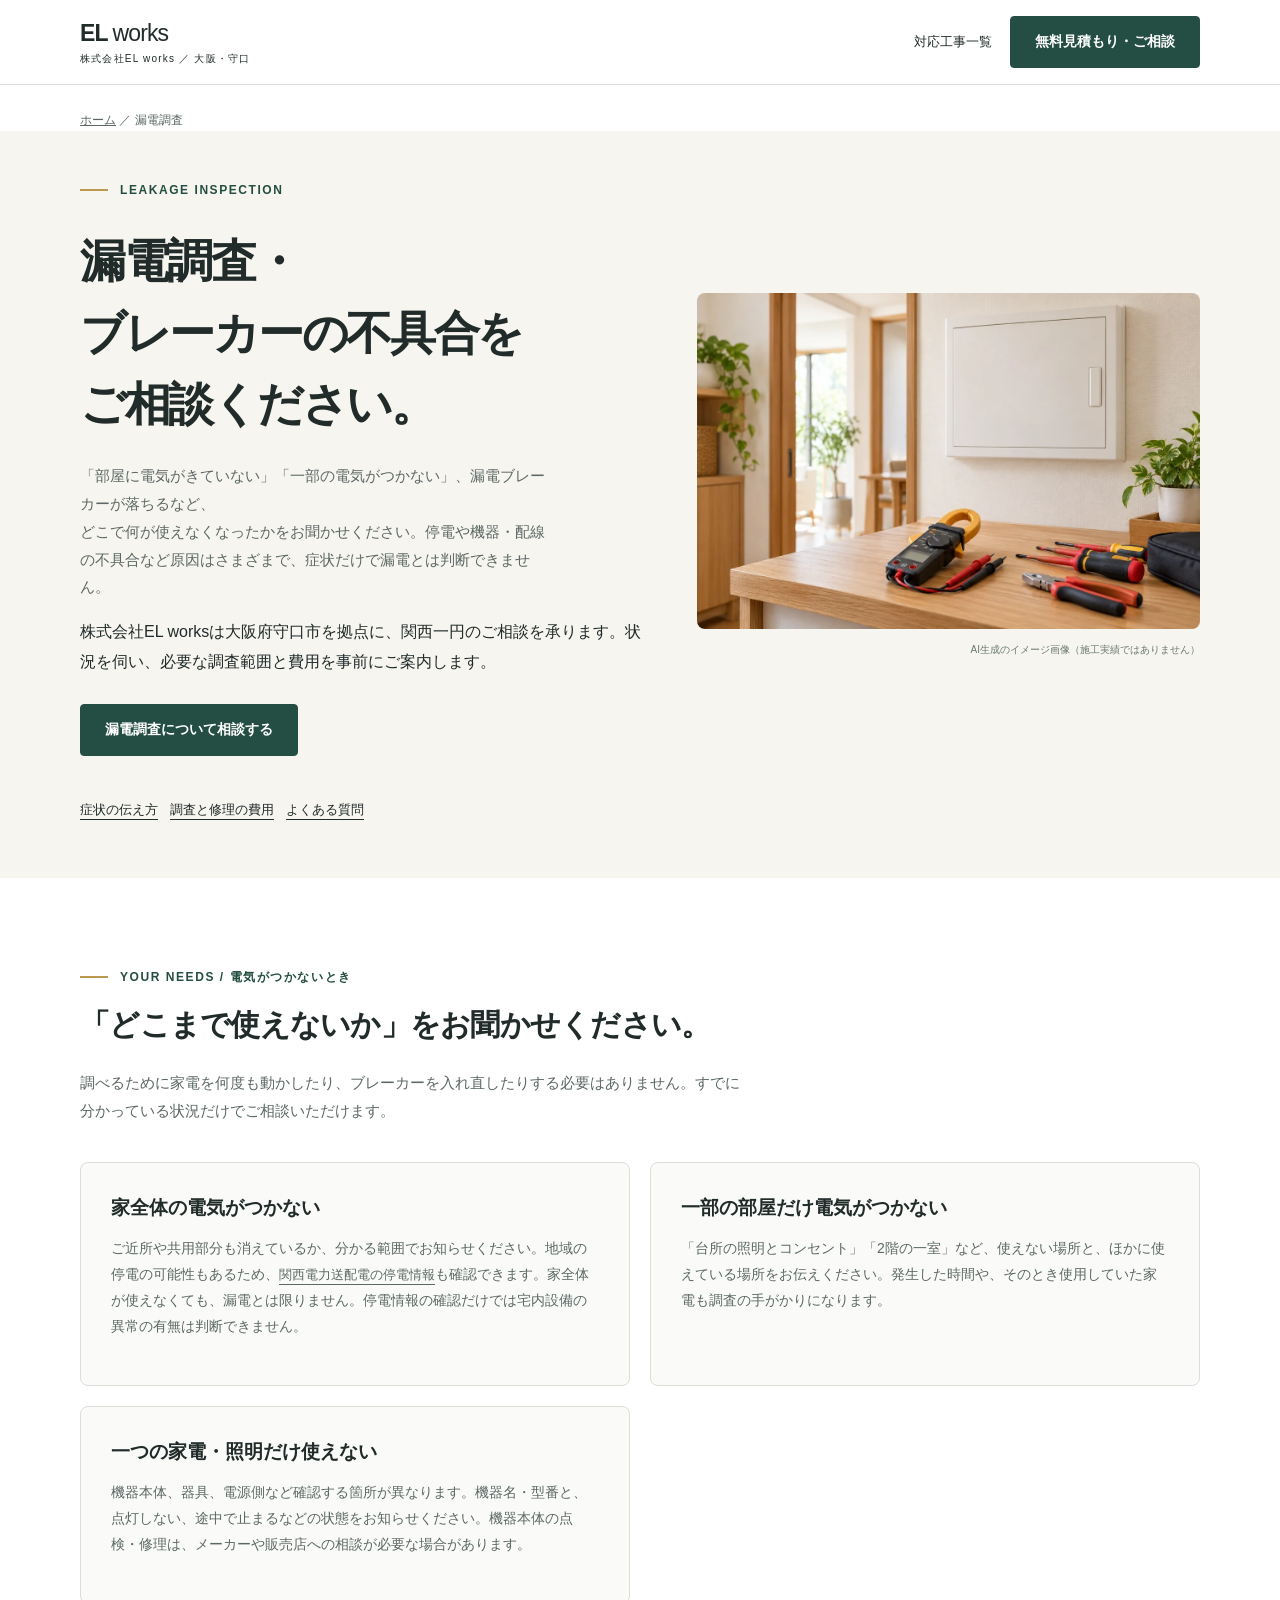
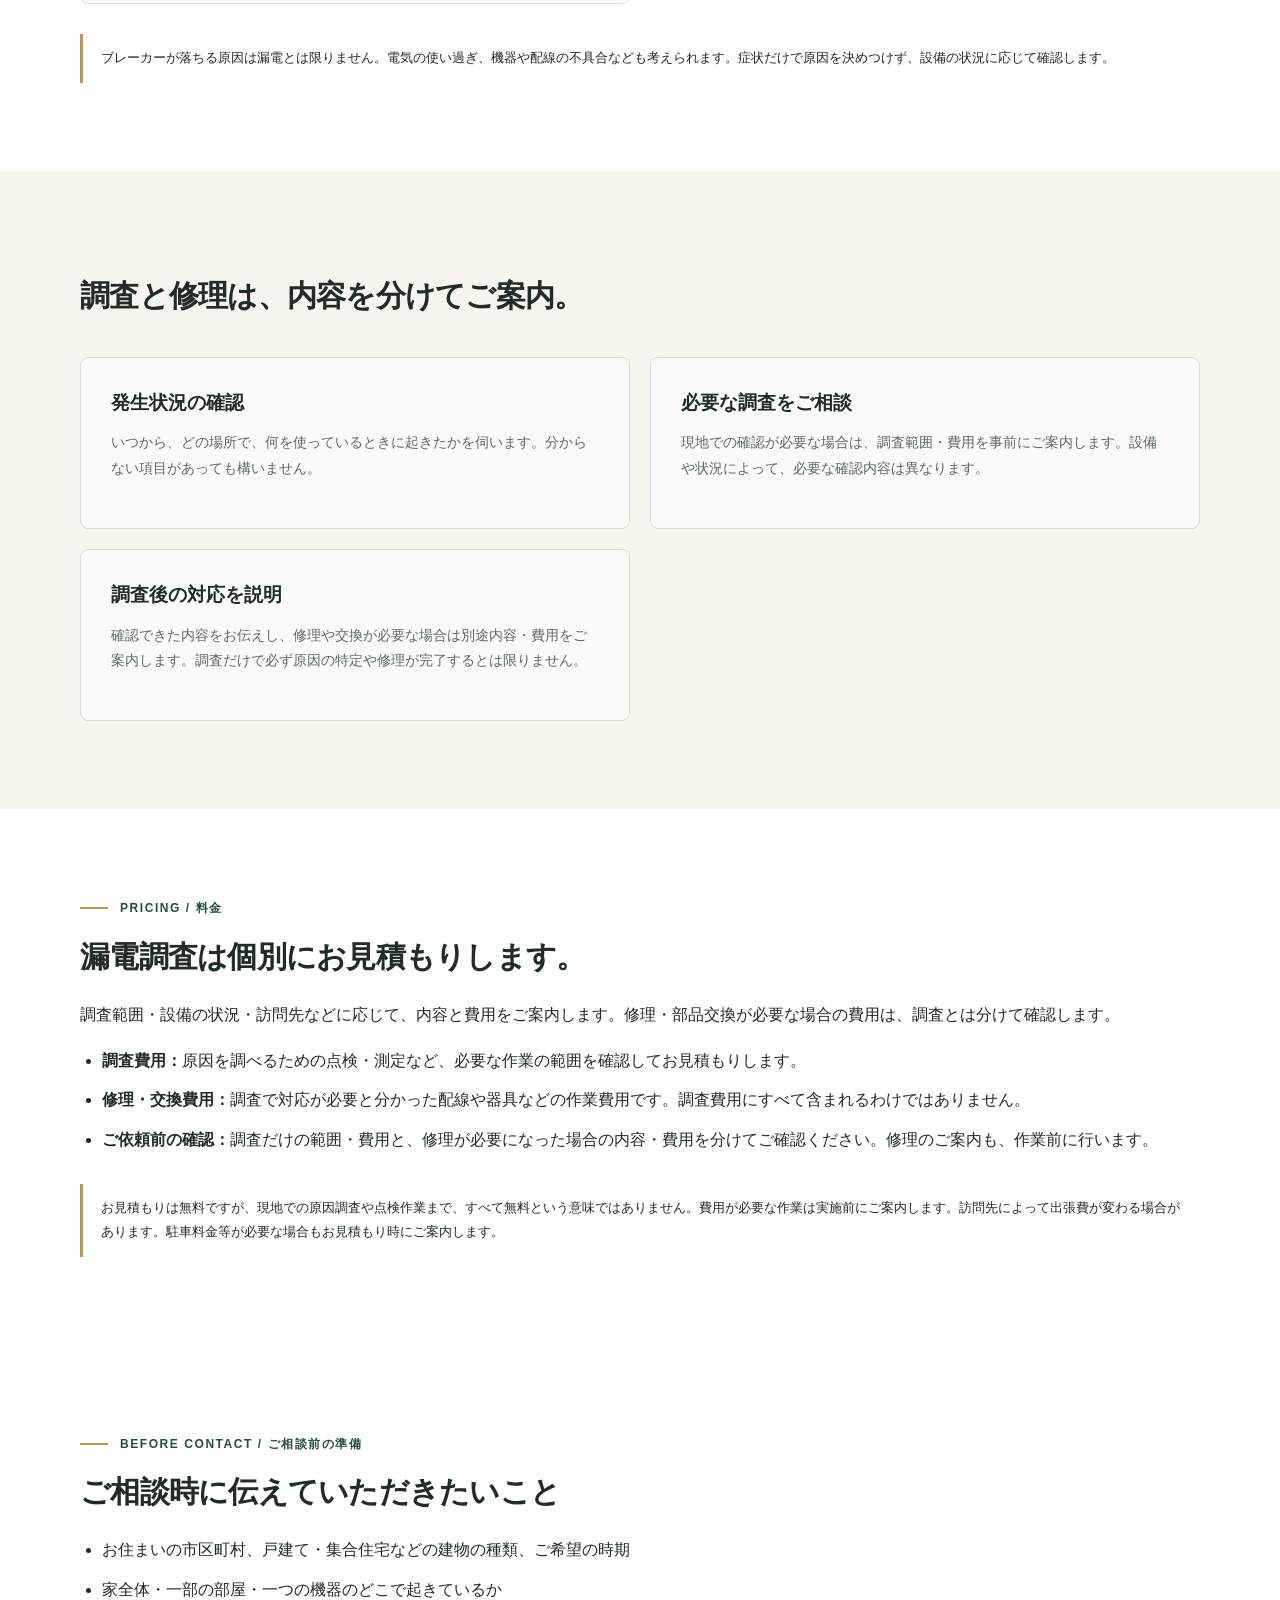
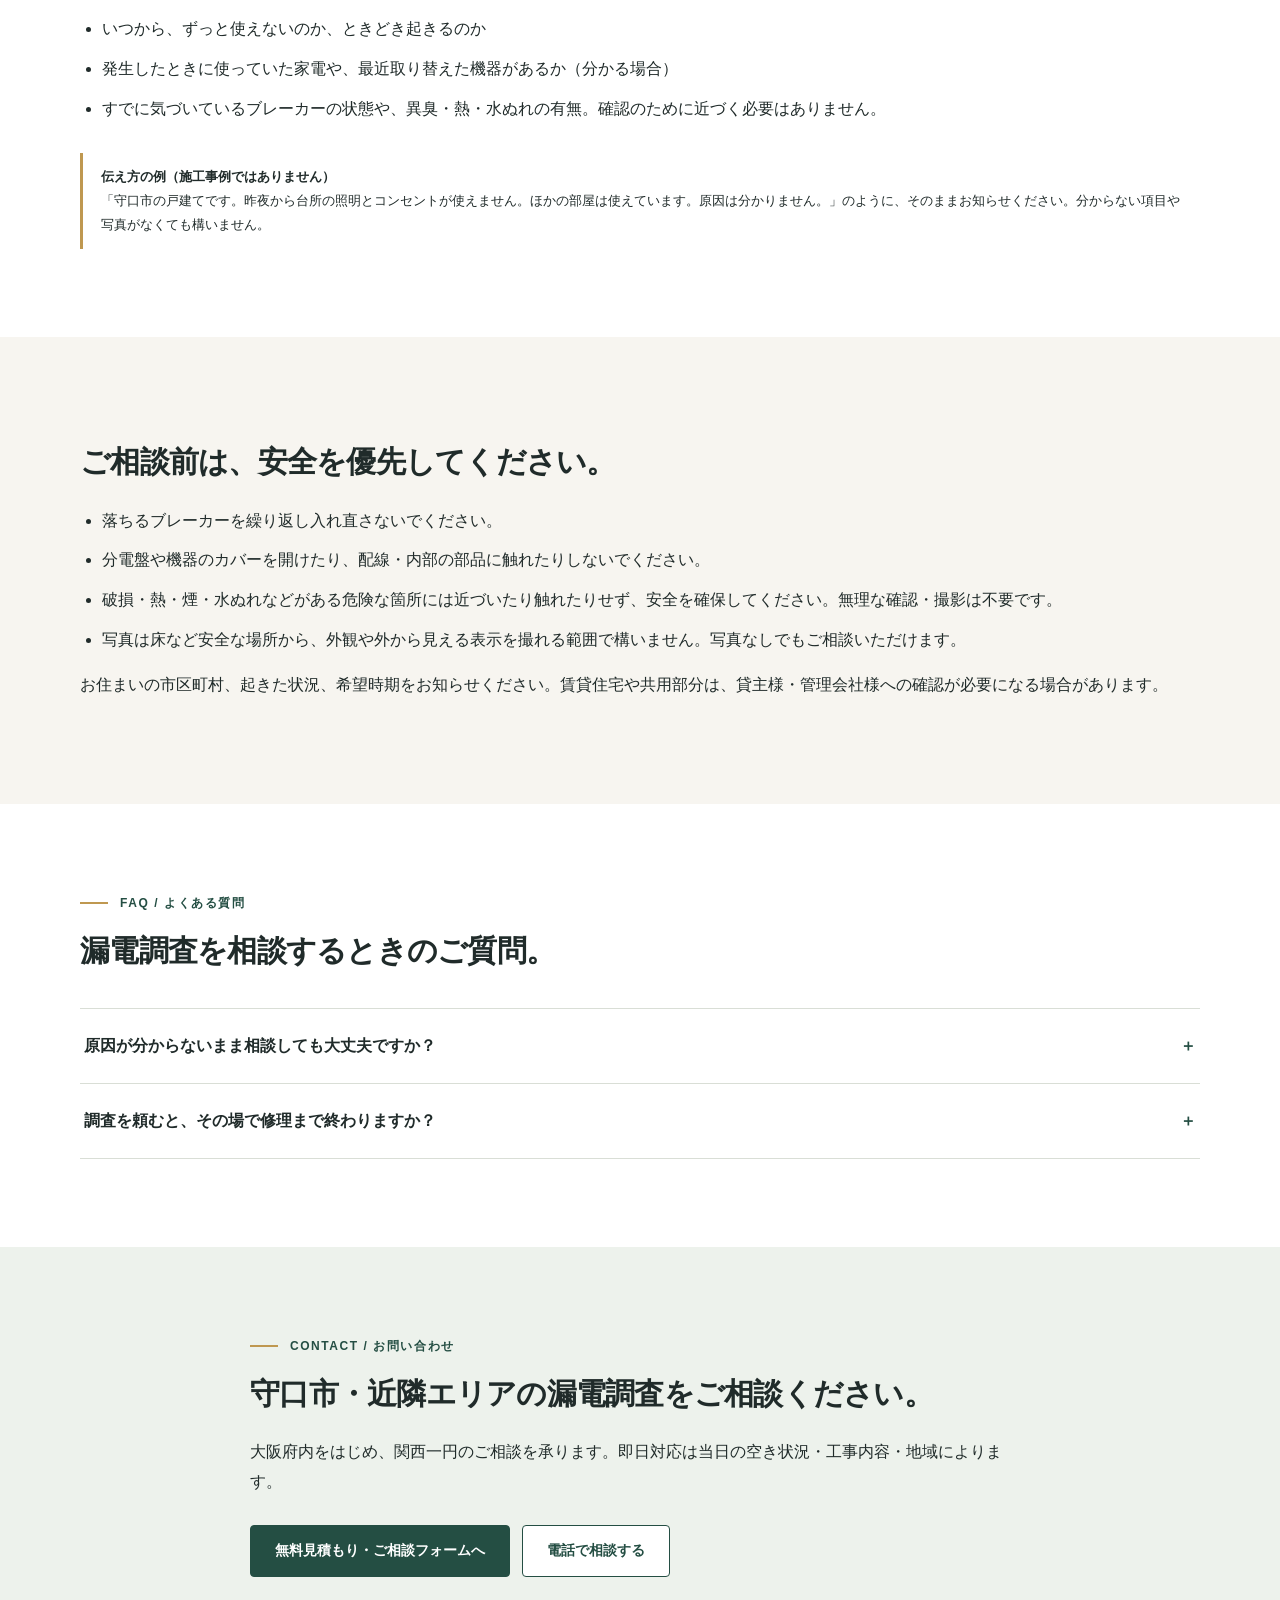
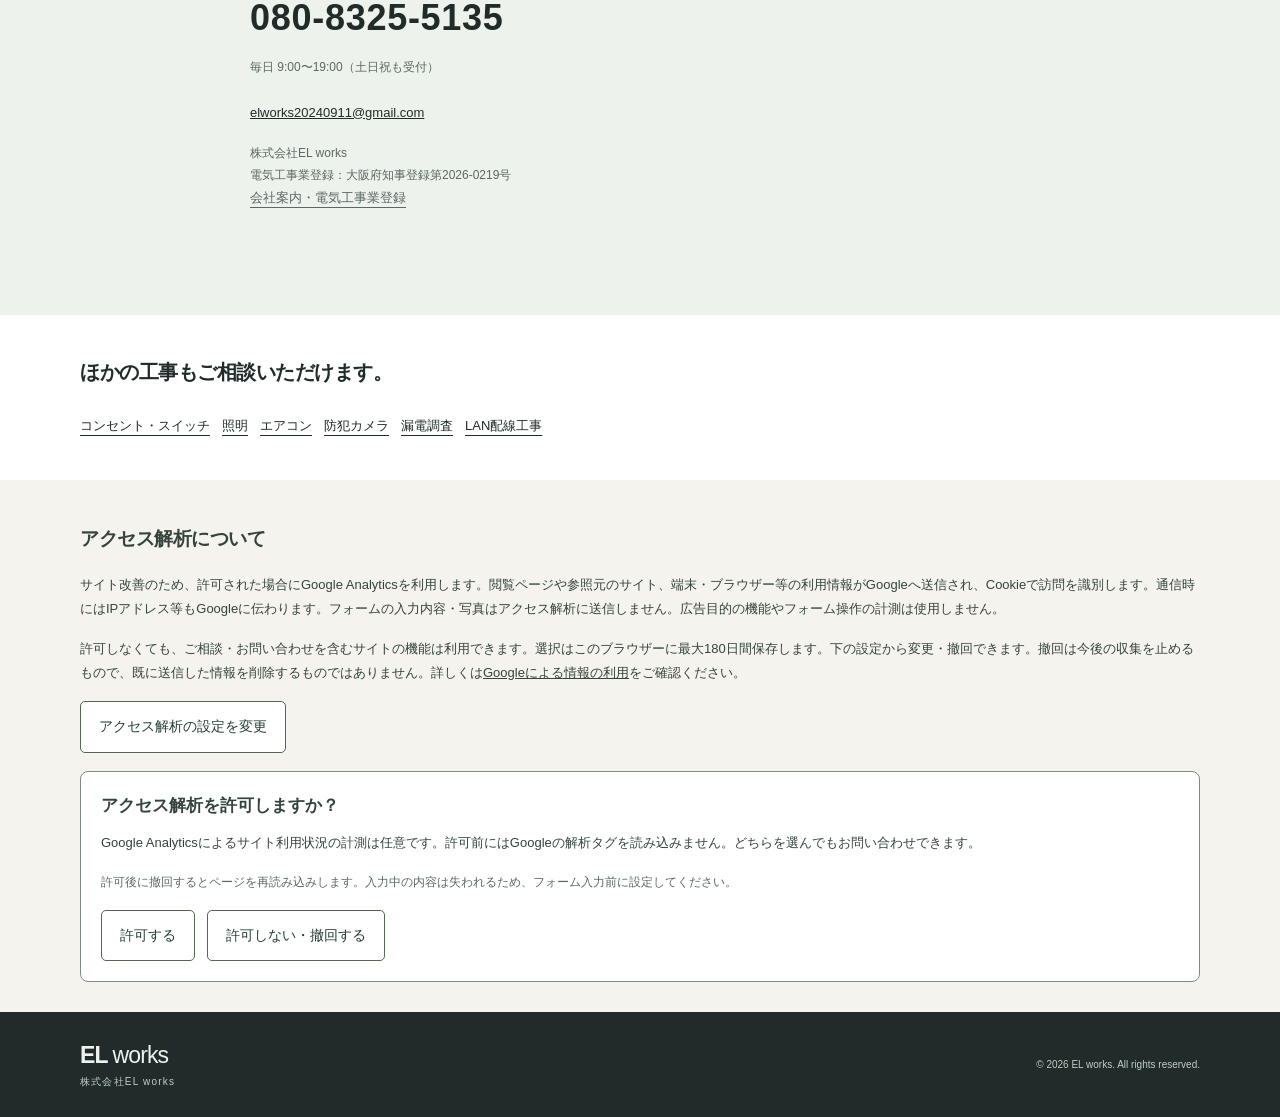
<file: services/leakage-inspection/index.html>
<!doctype html><html lang="ja"><head><meta charset="UTF-8"><meta name="viewport" content="width=device-width,initial-scale=1"><meta name="theme-color" content="#f7f5f0">
<title>守口市の漏電調査・ブレーカーの不具合相談｜EL works</title>
<meta name="description" content="守口市を拠点に関西一円の漏電調査をご相談いただけます。漏電ブレーカーが落ちるなどの状況を伺い、調査範囲・費用を事前にご案内します。調査・修理は内容に応じた個別見積もりです。">
<meta name="robots" content="index,follow"><link rel="canonical" href="https://elworks20240911-design.github.io/moriguchi-denki/services/leakage-inspection/">
<meta property="og:type" content="website"><meta property="og:title" content="守口市の漏電調査・ブレーカーの不具合相談｜EL works"><meta property="og:description" content="守口市を拠点に関西一円の漏電調査をご相談いただけます。漏電ブレーカーが落ちるなどの状況を伺い、調査範囲・費用を事前にご案内します。調査・修理は内容に応じた個別見積もりです。"><meta property="og:url" content="https://elworks20240911-design.github.io/moriguchi-denki/services/leakage-inspection/">
<meta name="google-site-verification" content="jDXCpLcrvpKCmT8QliZT_hhDqU6vRM1k01H9-Um8P-w" />
<meta name="google-site-verification" content="kfbMzVSPCMZW7QpnL0a0h1LobddIkyJ2NBtsniwMKbU" />
<style>:root{--ink:#202b2a;--muted:#5c6865;--paper:#f7f5f0;--green:#244e43;--line:#d9ded6;--gold:#bf9850}*{box-sizing:border-box}html{scroll-behavior:smooth;scroll-padding-top:90px}body{margin:0;color:var(--ink);background:white;font-family:"Noto Sans CJK JP","Noto Sans JP","Yu Gothic",sans-serif;line-height:1.85}a{color:inherit;text-decoration:none}button,input,textarea{font:inherit}button,a,input,textarea{touch-action:manipulation}a:focus-visible,button:focus-visible,input:focus-visible,textarea:focus-visible,summary:focus-visible{outline:3px solid #b1812b;outline-offset:4px}.wrap{width:min(1120px,calc(100% - 48px));margin:auto}.skip{position:fixed;top:-100px;z-index:100;background:white;padding:10px}.skip:focus{top:10px}header{position:sticky;top:0;background:rgba(255,255,255,.98);z-index:20;border-bottom:1px solid var(--line)}.header-row{height:84px;display:flex;align-items:center;justify-content:space-between;gap:24px}.brand{font-size:23px;font-weight:800;letter-spacing:-.04em;line-height:1.15}.brand small{display:block;font-size:10px;letter-spacing:.12em;font-weight:500;margin-top:7px}.brand span{font-weight:400}.nav-links{display:flex;align-items:center;gap:24px;font-size:13px;font-weight:700}.button{display:inline-flex;justify-content:center;align-items:center;gap:20px;min-height:52px;padding:12px 24px;border:1px solid var(--green);border-radius:4px;font-weight:700;font-size:14px;cursor:pointer;background:var(--green);color:white;transition:background .2s}.button:hover{background:#163a31}.button.secondary{background:white;color:var(--green)}.button.secondary:hover{background:#edf2ec}.menu-button{display:none}.hero{background:var(--paper);padding:76px 0 68px;overflow:hidden}.hero-grid{display:grid;grid-template-columns:1.13fr 1fr;gap:48px;align-items:center}.eyebrow{display:flex;gap:12px;align-items:center;font-size:12px;letter-spacing:.13em;font-weight:700;color:var(--green)}.eyebrow:before{content:"";display:block;width:28px;height:2px;background:var(--gold)}h1{font-size:clamp(32px,3.2vw,47px);line-height:1.55;letter-spacing:-.05em;margin:25px 0 22px}h1 span{white-space:nowrap}p{margin:0 0 16px}.lead{font-size:15px;color:var(--muted);max-width:470px}.actions{display:flex;flex-wrap:wrap;gap:12px;margin:28px 0 16px}.small{font-size:12px;color:var(--muted)}.pills{display:flex;gap:10px;flex-wrap:wrap;margin:24px 0 0}.pill{font-size:12px;padding:5px 12px;border:1px solid #ccd4ca;border-radius:30px;background:#fff}.house{position:relative;padding:24px 0}.house svg{display:block;width:100%;height:auto}.illustration-label{display:block;text-align:right;font-size:10px;letter-spacing:.12em;color:#687971}.trust{border-bottom:1px solid var(--line)}.trust-grid{display:grid;grid-template-columns:repeat(3,1fr);padding:25px 0}.trust-item{border-right:1px solid var(--line);padding:0 24px;font-size:13px;color:var(--muted)}.trust-item:first-child{padding-left:0}.trust-item:last-child{border:0}.trust-item strong{display:block;font-size:19px;color:var(--ink);margin-bottom:4px}.section{padding:88px 0}h2{font-size:30px;line-height:1.55;letter-spacing:-.025em;margin:14px 0 20px}h3{font-size:19px;line-height:1.6;margin:0 0 12px}.section-intro{max-width:660px;color:var(--muted);font-size:15px}.service-grid{display:grid;grid-template-columns:repeat(2,1fr);gap:20px;margin-top:38px}.service{padding:30px;background:#fafbf8;border:1px solid var(--line);border-radius:8px;position:relative}.number{font-family:Georgia,serif;font-size:26px;color:#8a9a8b;margin-bottom:20px;display:block}.service p{color:var(--muted);font-size:14px}.service .examples{border-top:1px solid var(--line);padding-top:15px;font-size:12px;margin:20px 0 0;color:var(--green)}.soft{background:var(--paper)}.split{display:grid;grid-template-columns:1fr 1.2fr;gap:70px}.steps{counter-reset:step}.step{display:flex;gap:22px;border-bottom:1px solid var(--line);padding:24px 0}.step:first-child{padding-top:0}.step:before{counter-increment:step;content:"0" counter(step);font:24px Georgia,serif;color:#738677;padding-top:5px}.step p{font-size:14px;color:var(--muted);margin:0}.step h3{font-size:17px;margin-bottom:8px}.note-box{border-left:3px solid var(--gold);padding:12px 18px;margin-top:30px;font-size:13px;background:#fff}.faq{margin-top:34px}details{border-top:1px solid var(--line);padding:0 4px}details:last-child{border-bottom:1px solid var(--line)}summary{cursor:pointer;list-style:none;padding:22px 36px 22px 0;font-weight:700;position:relative;font-size:16px}summary:after{content:"＋";position:absolute;right:0;color:var(--green)}details[open] summary:after{content:"−"}details p{max-width:850px;font-size:14px;color:var(--muted);padding-bottom:16px}summary::-webkit-details-marker{display:none}.company-list{margin:0}.company-list div{display:grid;grid-template-columns:130px 1fr;gap:12px;border-bottom:1px solid var(--line);padding:17px 0;font-size:14px}.company-list dt{color:var(--muted)}.company-list dd{margin:0}.contact{background:#edf2ec}.contact-grid{display:grid;grid-template-columns:1fr 1.1fr;gap:70px}.phone{display:block;font-size:clamp(26px,3vw,36px);font-weight:700;letter-spacing:.02em;line-height:1.4;margin:8px 0}.phone-label{font-size:12px;margin:30px 0 0}.email{font-size:13px;text-decoration:underline;overflow-wrap:anywhere}.contact-form{background:white;padding:32px;border:1px solid var(--line);border-radius:8px}.field{margin:20px 0}.field label{display:block;font-size:13px;font-weight:700;margin-bottom:7px}.required{font-size:10px;color:var(--green);border:1px solid #c6d5c7;border-radius:2px;padding:1px 5px;margin-left:8px}input,textarea{display:block;width:100%;min-width:0;border:1px solid #b9c5ba;background:#fcfdfa;border-radius:3px;padding:12px;font-size:14px;color:var(--ink)}textarea{min-height:140px;resize:vertical}input::placeholder,textarea::placeholder{color:#768076}.contact-form .button{width:100%}.form-note{font-size:11px;color:var(--muted);margin:16px 0 0;line-height:1.8}.form-note a{text-decoration:underline}.business{padding:42px 0}.business-row{display:flex;align-items:center;justify-content:space-between;gap:30px}.business h2{font-size:20px;margin:0 0 8px}.business p{font-size:13px;color:var(--muted);margin:0}.text-link{text-decoration:underline;text-underline-offset:5px;font-size:13px;white-space:nowrap}footer{background:var(--ink);color:#eff2ec;padding:30px 0}.footer-row{display:flex;justify-content:space-between;align-items:center;gap:20px}footer small{font-size:10px;color:#c2cdc4}.mobile-cta{display:none}@media(min-width:1001px){.nav-links[hidden]{display:flex}}@media(max-width:1000px){.nav-links{gap:15px}.hero-grid{gap:20px}.split,.contact-grid{gap:40px}h1{font-size:36px}.trust-item{padding:0 15px}}@media(max-width:1000px){.wrap{width:calc(100% - 36px)}.header-row{height:70px}.brand{font-size:21px}.menu-button{display:block;background:white;border:1px solid var(--line);border-radius:3px;padding:7px 12px;color:var(--ink);font-size:12px}.nav-links{position:absolute;top:70px;left:0;width:100%;background:white;padding:20px;display:flex;flex-direction:column;border-bottom:1px solid var(--line);box-shadow:0 12px 15px #10251b10}.nav-links[hidden]{display:none}.hero{padding:42px 0 35px}.hero-grid{grid-template-columns:1fr;gap:6px}h1{font-size:clamp(29px,7.7vw,45px);margin:20px 0;line-height:1.55}.lead{font-size:14px}.house{max-width:470px;width:100%;margin:auto;padding:16px 12px 0}.actions{margin:24px 0 12px;gap:8px}.actions .button{padding:12px 16px;font-size:13px;flex:1;white-space:nowrap}.pills{gap:7px;margin-top:20px}.pill{font-size:11px;padding:4px 10px}.trust-grid{padding:22px 0;grid-template-columns:1fr}.trust-item,.trust-item:first-child{padding:13px 0;border:0;border-bottom:1px solid var(--line);display:flex;gap:18px;align-items:center;font-size:11px}.trust-item strong{font-size:16px;min-width:124px;margin:0}.trust-item:last-child{padding-bottom:0}.trust-item:first-child{padding-top:0}.section{padding:56px 0}h2{font-size:25px}.section-intro{font-size:14px}.service-grid{grid-template-columns:1fr;gap:14px;margin-top:26px}.service{padding:24px}.number{margin-bottom:12px}.split,.contact-grid{grid-template-columns:1fr;gap:30px}.note-box{margin-top:20px}.step{gap:18px}.contact-form{padding:24px 20px}.company-list div{grid-template-columns:95px 1fr;font-size:13px;gap:8px}.business-row{display:block}.business .text-link{display:inline-block;margin-top:16px}.footer-row{display:block}footer small{display:block;margin-top:15px}footer{padding-bottom:95px}.mobile-cta{position:fixed;bottom:0;left:0;right:0;padding:10px 18px max(10px,env(safe-area-inset-bottom));background:#fffffff2;border-top:1px solid var(--line);display:flex;gap:8px;z-index:19}.mobile-cta .button{flex:1;padding:8px;font-size:12px;min-height:44px}summary{font-size:14px}.illustration-label{font-size:9px}}@media(prefers-reduced-motion:reduce){html{scroll-behavior:auto}*{transition:none!important}}

.house{margin:0;min-width:0}.hero-image{display:block;width:100%;height:450px;object-fit:cover;object-position:55% center;border-radius:100px 8px 8px 8px;box-shadow:0 20px 40px #23372612;animation:soft-arrival .7s ease-out both}.illustration-label{margin-top:12px;line-height:1.7;letter-spacing:0;font-size:10px}.hero-grid>div{min-width:0}@keyframes soft-arrival{from{opacity:0;transform:translateY(12px)}to{opacity:1;transform:translateY(0)}}@media(max-width:1000px){.house{margin:auto;padding:20px 0 0}.hero-image{height:280px;border-radius:60px 6px 6px 6px}.illustration-label{font-size:9px}}@media(prefers-reduced-motion:reduce){.hero-image{animation:none}}

@media(max-width:1000px){input,textarea{font-size:16px}}
.number{color:#526653}

.service-visual{margin:0 0 20px}.service-image-window{position:relative;aspect-ratio:3/2;overflow:hidden;border-radius:5px;background:#eee9df}.service-image{position:absolute;top:0;width:300%;max-width:none;height:100%;object-fit:cover;left:0}.service-image.security-camera,.service-image.switch-wiring{width:100%;left:0}.service-image.outlet{left:-100%}.service-image.ac-power{left:-200%}.service-visual figcaption{font-size:10px;line-height:1.7;color:#5c6865;margin-top:8px}
.price-value{font-size:28px!important;font-weight:700;color:var(--green)!important;line-height:1.5}.price-value span{display:inline-block;font-size:13px;font-weight:400;margin-left:8px}
.email-consult{margin-top:24px;min-width:0}.email-consult .button{max-width:100%;white-space:normal;text-align:center;overflow-wrap:anywhere}.email-consult .small{margin:12px 0 8px}
.detail-nav{display:flex;align-items:center;gap:18px;font-size:13px}.breadcrumb{padding-top:24px;font-size:12px;color:var(--muted)}.breadcrumb a{text-decoration:underline}.detail-hero{padding:48px 0 56px}.detail-hero h1{font-size:clamp(30px,4vw,46px)}.detail-image{display:block;width:100%;height:auto;border-radius:8px}.detail-list{padding-left:1.4em}.detail-list li{margin:10px 0}.detail-contact{max-width:780px}.detail-contact .actions{gap:12px}.detail-section-nav{display:flex;flex-wrap:wrap;gap:12px;margin-top:26px}.detail-section-nav a{font-size:13px;text-decoration:underline;text-underline-offset:5px}@media(max-width:600px){.detail-nav{gap:12px}.detail-nav .button{padding:9px 12px;font-size:12px}.detail-nav>a:first-child{display:none}.detail-hero{padding:28px 0 40px}.detail-contact .actions .button{white-space:normal}.header-row{gap:12px}}</style><script type="application/ld+json">{"@context": "https://schema.org", "@type": "BreadcrumbList", "itemListElement": [{"@type": "ListItem", "position": 1, "name": "ホーム", "item": "https://elworks20240911-design.github.io/moriguchi-denki/"}, {"@type": "ListItem", "position": 2, "name": "漏電調査", "item": "https://elworks20240911-design.github.io/moriguchi-denki/services/leakage-inspection/"}]}</script><link rel="stylesheet" href="../../assets/analytics-consent.css">
<meta name="referrer" content="no-referrer">
<script type="application/ld+json">{"@context":"https://schema.org","@type":"Service","@id":"https://elworks20240911-design.github.io/moriguchi-denki/services/leakage-inspection/#service","name":"漏電調査・ブレーカーの不具合相談","serviceType":"漏電調査・ブレーカーの不具合相談","url":"https://elworks20240911-design.github.io/moriguchi-denki/services/leakage-inspection/","description":"守口市を拠点に関西一円の漏電調査をご相談いただけます。漏電ブレーカーが落ちるなどの状況を伺い、調査範囲・費用を事前にご案内します。調査・修理は内容に応じた個別見積もりです。","provider":{"@type":"Electrician","@id":"https://elworks20240911-design.github.io/moriguchi-denki/#business","name":"株式会社EL works","url":"https://elworks20240911-design.github.io/moriguchi-denki/"},"areaServed":["大阪府","関西一円"]}</script>
</head><body>
<a class="skip" href="#main">本文へスキップ</a><header><div class="wrap header-row"><a class="brand" href="../../">EL <span>works</span><small>株式会社EL works ／ 大阪・守口</small></a><nav class="detail-nav" aria-label="メインナビゲーション"><a href="../../#services">対応工事一覧</a><a class="button" href="../../#contact">無料見積もり・ご相談</a></nav></div></header>
<main id="main"><nav class="wrap breadcrumb" aria-label="パンくず"><a href="../../">ホーム</a> ／ <span aria-current="page">漏電調査</span></nav>
<section class="detail-hero soft"><div class="wrap hero-grid"><div><div class="eyebrow">LEAKAGE INSPECTION</div><h1>漏電調査・<br>ブレーカーの不具合を<br>ご相談ください。</h1><p class="lead">「部屋に電気がきていない」「一部の電気がつかない」、漏電ブレーカーが落ちるなど、<br>どこで何が使えなくなったかをお聞かせください。停電や機器・配線の不具合など原因はさまざまで、症状だけで漏電とは判断できません。</p><p>株式会社EL worksは大阪府守口市を拠点に、関西一円のご相談を承ります。状況を伺い、必要な調査範囲と費用を事前にご案内します。</p><div class="actions"><a class="button" href="../../#contact">漏電調査について相談する</a></div></div><figure class="house"><img class="detail-image" src="../../assets/leakage-inspection.webp" width="1200" height="800" alt="住宅の分電盤と電気点検用の測定器・工具のイメージ" fetchpriority="high"><figcaption class="illustration-label">AI生成のイメージ画像（施工実績ではありません）</figcaption></figure></div><div class="wrap"><nav class="detail-section-nav" aria-label="ページ内案内"><a href="#symptoms">症状の伝え方</a><a href="#price">調査と修理の費用</a><a href="#faq">よくある質問</a></nav></div></section>
<section class="section" id="symptoms"><div class="wrap"><div class="eyebrow">YOUR NEEDS / 電気がつかないとき</div><h2>「どこまで使えないか」をお聞かせください。</h2><p class="section-intro">調べるために家電を何度も動かしたり、ブレーカーを入れ直したりする必要はありません。すでに分かっている状況だけでご相談いただけます。</p><div class="service-grid"><article class="service"><h3>家全体の電気がつかない</h3><p>ご近所や共用部分も消えているか、分かる範囲でお知らせください。地域の停電の可能性もあるため、<a class="text-link" href="https://www.kansai-td.co.jp/teiden-info/">関西電力送配電の停電情報</a>も確認できます。家全体が使えなくても、漏電とは限りません。停電情報の確認だけでは宅内設備の異常の有無は判断できません。</p></article><article class="service"><h3>一部の部屋だけ電気がつかない</h3><p>「台所の照明とコンセント」「2階の一室」など、使えない場所と、ほかに使えている場所をお伝えください。発生した時間や、そのとき使用していた家電も調査の手がかりになります。</p></article><article class="service"><h3>一つの家電・照明だけ使えない</h3><p>機器本体、器具、電源側など確認する箇所が異なります。機器名・型番と、点灯しない、途中で止まるなどの状態をお知らせください。機器本体の点検・修理は、メーカーや販売店への相談が必要な場合があります。</p></article></div><div class="note-box">ブレーカーが落ちる原因は漏電とは限りません。電気の使い過ぎ、機器や配線の不具合なども考えられます。症状だけで原因を決めつけず、設備の状況に応じて確認します。</div></div></section>
<section class="section soft"><div class="wrap"><h2>調査と修理は、内容を分けてご案内。</h2><div class="service-grid"><article class="service"><h3>発生状況の確認</h3><p>いつから、どの場所で、何を使っているときに起きたかを伺います。分からない項目があっても構いません。</p></article><article class="service"><h3>必要な調査をご相談</h3><p>現地での確認が必要な場合は、調査範囲・費用を事前にご案内します。設備や状況によって、必要な確認内容は異なります。</p></article><article class="service"><h3>調査後の対応を説明</h3><p>確認できた内容をお伝えし、修理や交換が必要な場合は別途内容・費用をご案内します。調査だけで必ず原因の特定や修理が完了するとは限りません。</p></article></div></div></section>
<section class="section" id="price"><div class="wrap"><div class="eyebrow">PRICING / 料金</div><h2>漏電調査は個別にお見積もりします。</h2><p>調査範囲・設備の状況・訪問先などに応じて、内容と費用をご案内します。修理・部品交換が必要な場合の費用は、調査とは分けて確認します。</p><ul class="detail-list"><li><strong>調査費用：</strong>原因を調べるための点検・測定など、必要な作業の範囲を確認してお見積もりします。</li><li><strong>修理・交換費用：</strong>調査で対応が必要と分かった配線や器具などの作業費用です。調査費用にすべて含まれるわけではありません。</li><li><strong>ご依頼前の確認：</strong>調査だけの範囲・費用と、修理が必要になった場合の内容・費用を分けてご確認ください。修理のご案内も、作業前に行います。</li></ul><div class="note-box">お見積もりは無料ですが、現地での原因調査や点検作業まで、すべて無料という意味ではありません。費用が必要な作業は実施前にご案内します。訪問先によって出張費が変わる場合があります。駐車料金等が必要な場合もお見積もり時にご案内します。</div></div></section>
<section class="section"><div class="wrap"><div class="eyebrow">BEFORE CONTACT / ご相談前の準備</div><h2>ご相談時に伝えていただきたいこと</h2><ul class="detail-list"><li>お住まいの市区町村、戸建て・集合住宅などの建物の種類、ご希望の時期</li><li>家全体・一部の部屋・一つの機器のどこで起きているか</li><li>いつから、ずっと使えないのか、ときどき起きるのか</li><li>発生したときに使っていた家電や、最近取り替えた機器があるか（分かる場合）</li><li>すでに気づいているブレーカーの状態や、異臭・熱・水ぬれの有無。確認のために近づく必要はありません。</li></ul><div class="note-box"><strong>伝え方の例（施工事例ではありません）</strong><br>「守口市の戸建てです。昨夜から台所の照明とコンセントが使えません。ほかの部屋は使えています。原因は分かりません。」のように、そのままお知らせください。分からない項目や写真がなくても構いません。</div></div></section>
<section class="section soft"><div class="wrap"><h2>ご相談前は、安全を優先してください。</h2><ul class="detail-list"><li>落ちるブレーカーを繰り返し入れ直さないでください。</li><li>分電盤や機器のカバーを開けたり、配線・内部の部品に触れたりしないでください。</li><li>破損・熱・煙・水ぬれなどがある危険な箇所には近づいたり触れたりせず、安全を確保してください。無理な確認・撮影は不要です。</li><li>写真は床など安全な場所から、外観や外から見える表示を撮れる範囲で構いません。写真なしでもご相談いただけます。</li></ul><p>お住まいの市区町村、起きた状況、希望時期をお知らせください。賃貸住宅や共用部分は、貸主様・管理会社様への確認が必要になる場合があります。</p></div></section>
<section id="faq" class="section"><div class="wrap"><div class="eyebrow">FAQ / よくある質問</div><h2>漏電調査を相談するときのご質問。</h2><div class="faq"><details><summary>原因が分からないまま相談しても大丈夫ですか？</summary><p>はい。「台所だけ使えない」「昨夜からときどき電気が切れる」など、すでに分かっている状況をお伝えください。<a class="text-link" style="white-space:normal" href="#symptoms">使えない範囲の伝え方</a>をご案内しています。原因を調べるために機器を動かし直す必要はありません。</p></details><details><summary>調査を頼むと、その場で修理まで終わりますか？</summary><p>調査だけで必ず原因の特定や修理まで完了するとは限りません。確認できた内容をお伝えし、修理・交換が必要な場合は作業内容と費用を別途ご案内します。<a class="text-link" style="white-space:normal" href="#price">調査費用と修理費用の違い</a>をご確認ください。</p></details></div></div></section>
<section class="section contact"><div class="wrap detail-contact"><div class="eyebrow">CONTACT / お問い合わせ</div><h2>守口市・近隣エリアの漏電調査をご相談ください。</h2><p>大阪府内をはじめ、関西一円のご相談を承ります。即日対応は当日の空き状況・工事内容・地域によります。</p><div class="actions"><a class="button" href="../../#contact">無料見積もり・ご相談フォームへ</a><a class="button secondary" href="tel:08083255135">電話で相談する</a></div><p><a class="phone" href="tel:08083255135">080-8325-5135</a><span class="small">毎日 9:00〜19:00（土日祝も受付）</span></p><p><a class="email" href="mailto:elworks20240911@gmail.com">elworks20240911@gmail.com</a></p><p class="small">株式会社EL works<br>電気工事業登録：大阪府知事登録第2026-0219号<br><a class="text-link" href="../../#company">会社案内・電気工事業登録</a></p></div></section><section class="business"><div class="wrap"><h2>ほかの工事もご相談いただけます。</h2><nav class="detail-section-nav" aria-label="工事別の詳細ページ"><a href="../outlet-switch/">コンセント・スイッチ</a><a href="../lighting/">照明</a><a href="../air-conditioner/">エアコン</a><a href="../security-camera/">防犯カメラ</a><a href="../leakage-inspection/">漏電調査</a><a href="../lan-wiring/">LAN配線工事</a></nav></div></section></main>
<section class="analytics-privacy" aria-labelledby="analytics-policy-title"><div class="wrap"><h2 id="analytics-policy-title">アクセス解析について</h2><p>サイト改善のため、許可された場合にGoogle Analyticsを利用します。閲覧ページや参照元のサイト、端末・ブラウザー等の利用情報がGoogleへ送信され、Cookieで訪問を識別します。通信時にはIPアドレス等もGoogleに伝わります。フォームの入力内容・写真はアクセス解析に送信しません。広告目的の機能やフォーム操作の計測は使用しません。</p><p>許可しなくても、ご相談・お問い合わせを含むサイトの機能は利用できます。選択はこのブラウザーに最大180日間保存します。下の設定から変更・撤回できます。撤回は今後の収集を止めるもので、既に送信した情報を削除するものではありません。詳しくは<a href="https://policies.google.com/technologies/partner-sites?hl=ja">Googleによる情報の利用</a>をご確認ください。</p><button type="button" class="analytics-choice" id="analytics-settings">アクセス解析の設定を変更</button><span id="analytics-status" role="status"></span><noscript><p>JavaScriptが無効のためアクセス解析は動作しません。</p></noscript><div id="analytics-panel" class="analytics-panel" aria-labelledby="analytics-choice-title" hidden><h3 id="analytics-choice-title">アクセス解析を許可しますか？</h3><p>Google Analyticsによるサイト利用状況の計測は任意です。許可前にはGoogleの解析タグを読み込みません。どちらを選んでもお問い合わせできます。</p><p class="small">許可後に撤回するとページを再読み込みします。入力中の内容は失われるため、フォーム入力前に設定してください。</p><div class="analytics-actions"><button type="button" class="analytics-choice" id="analytics-accept">許可する</button><button type="button" class="analytics-choice" id="analytics-decline">許可しない・撤回する</button></div></div></div></section>
<footer><div class="wrap footer-row"><a class="brand" href="../../">EL <span>works</span><small>株式会社EL works</small></a><small>© 2026 EL works. All rights reserved.</small></div></footer><div class="mobile-cta"><a class="button secondary" href="tel:08083255135">電話で相談</a><a class="button" href="../../#contact">無料見積もり・ご相談</a></div><script src="../../assets/analytics-consent.js" defer></script>
</body></html>
</file>
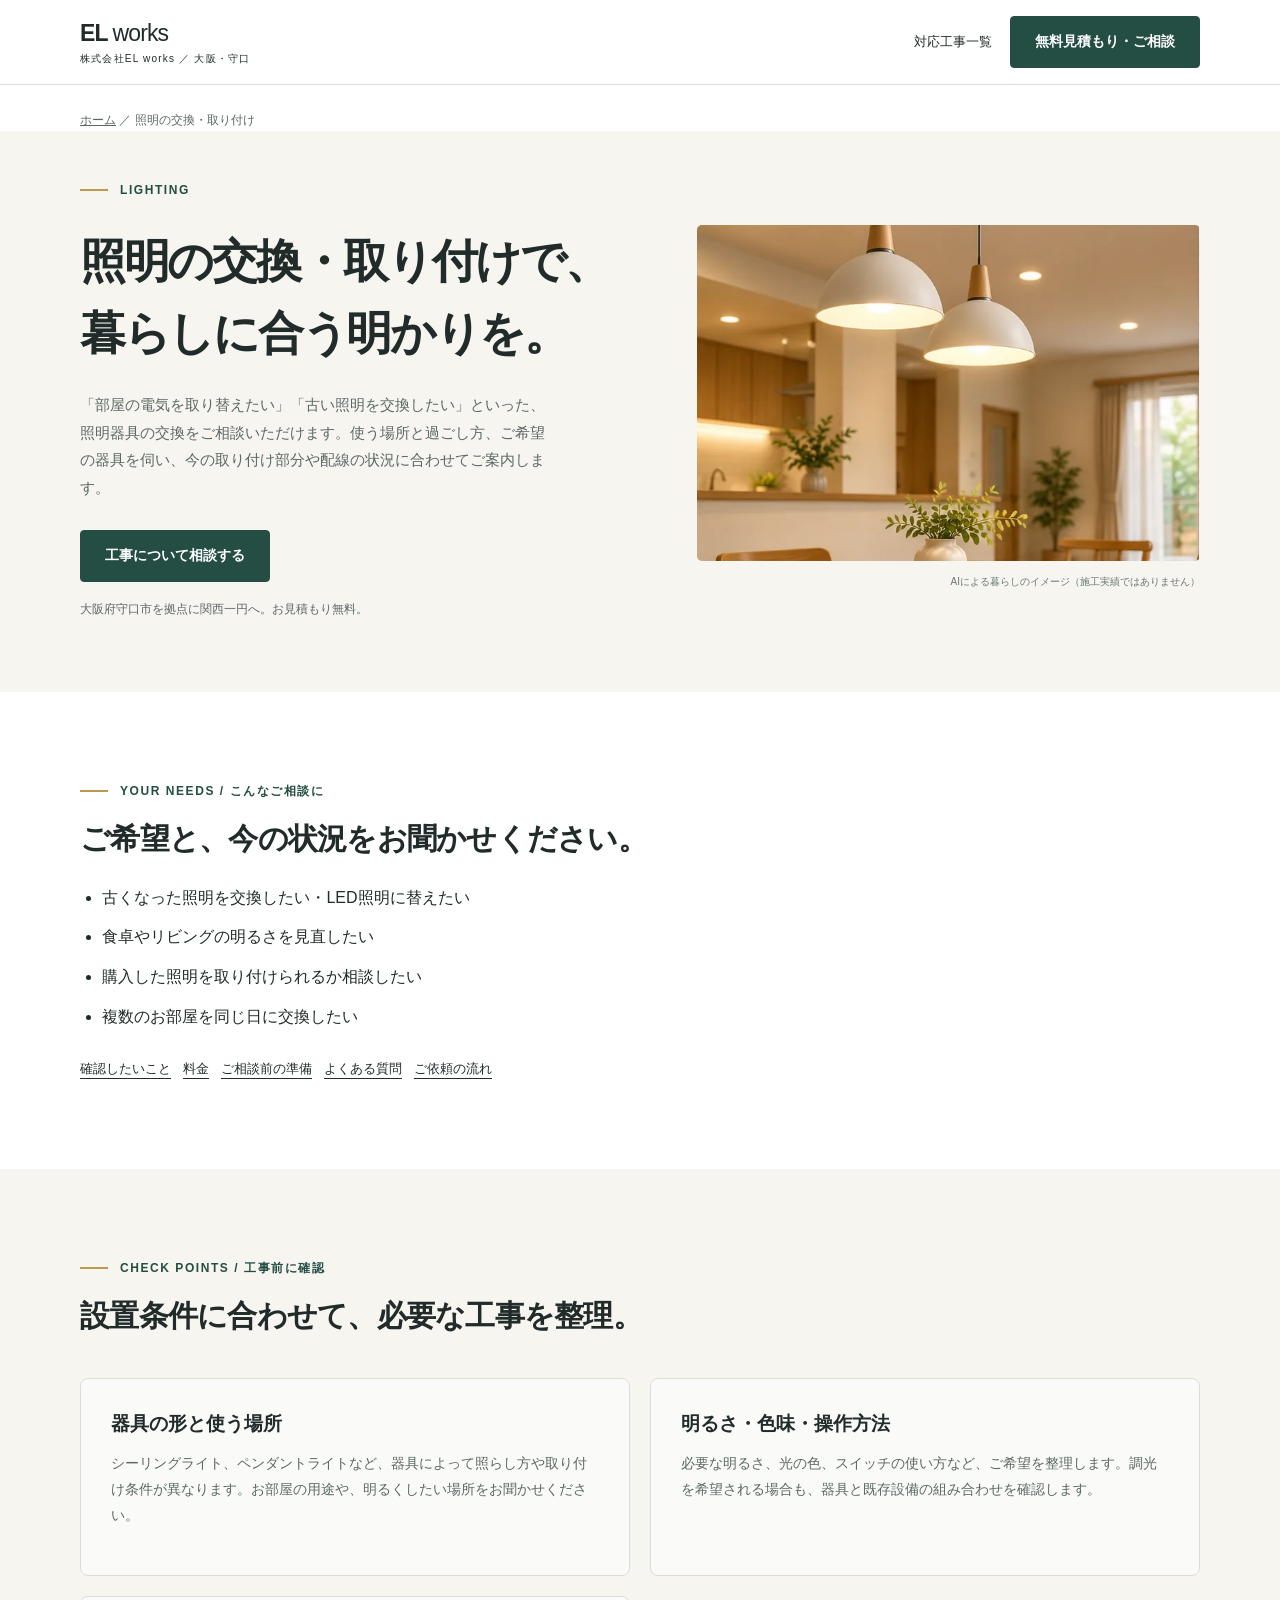
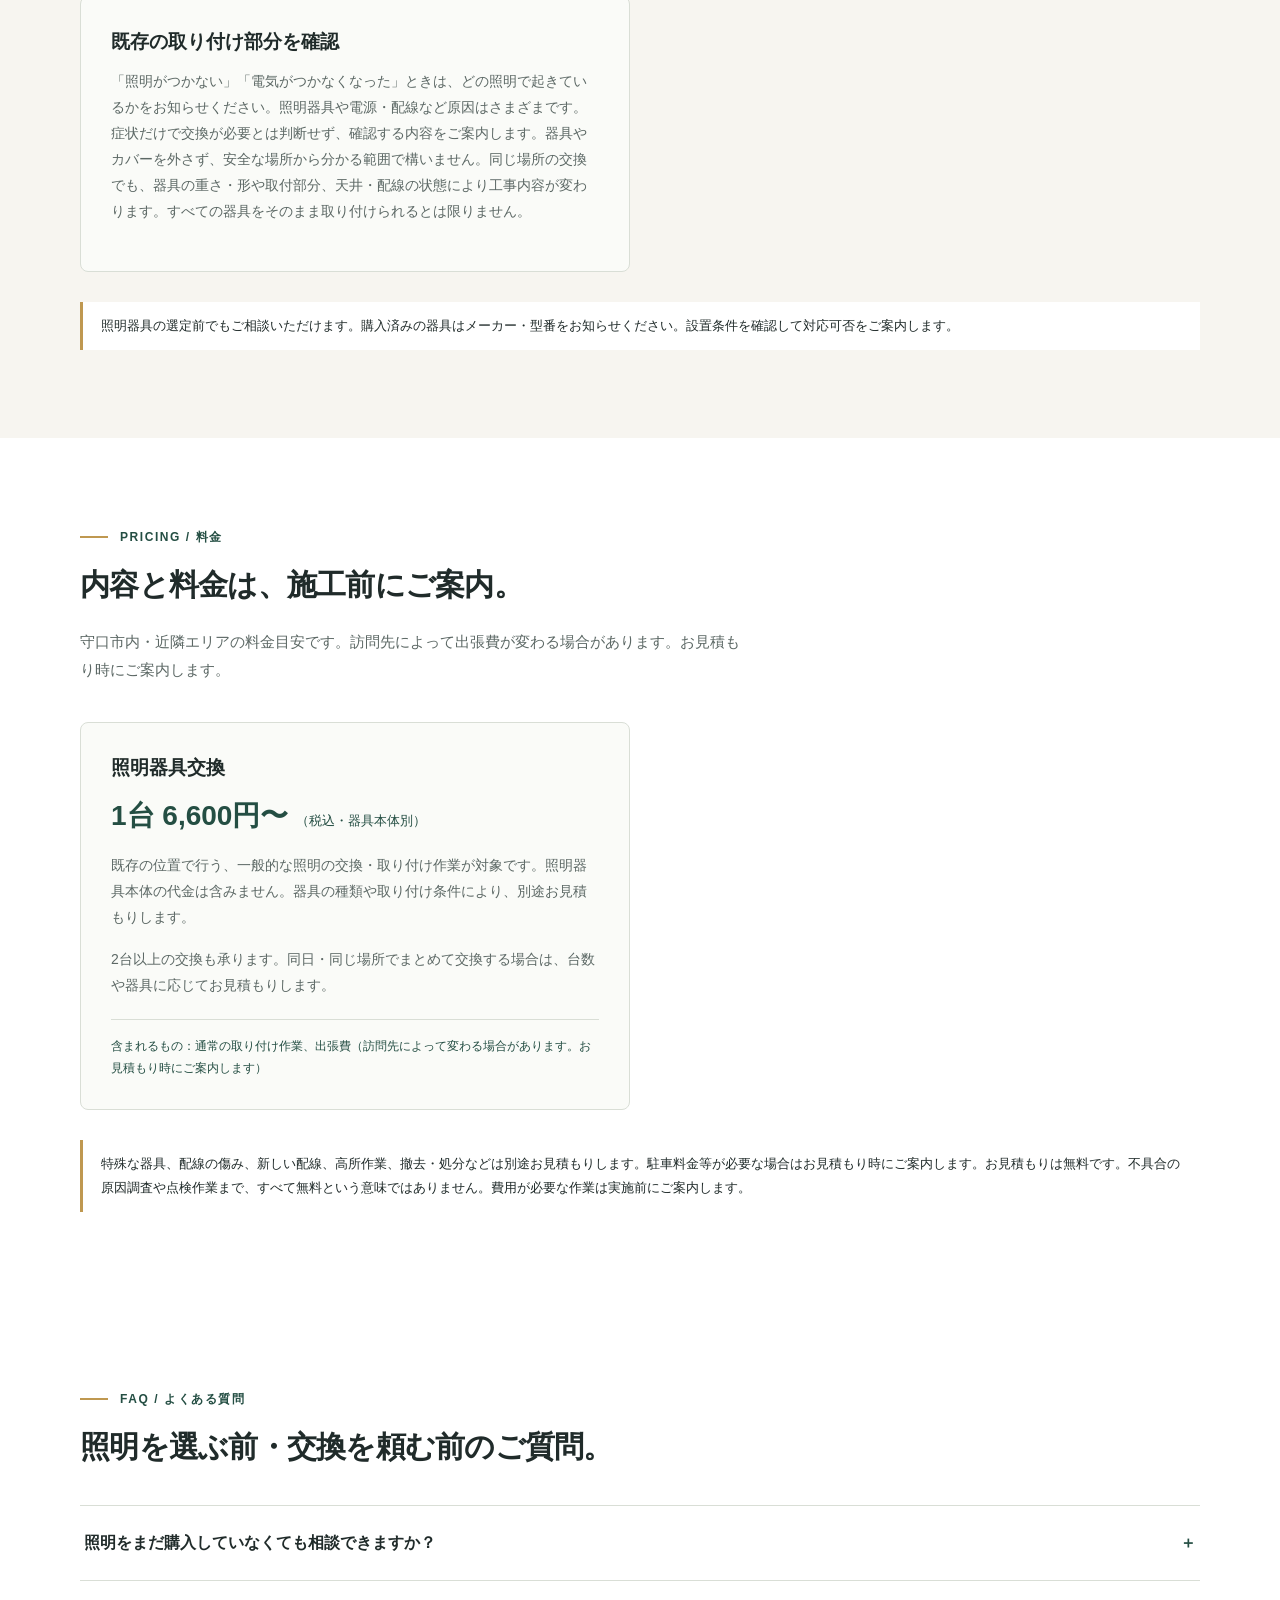
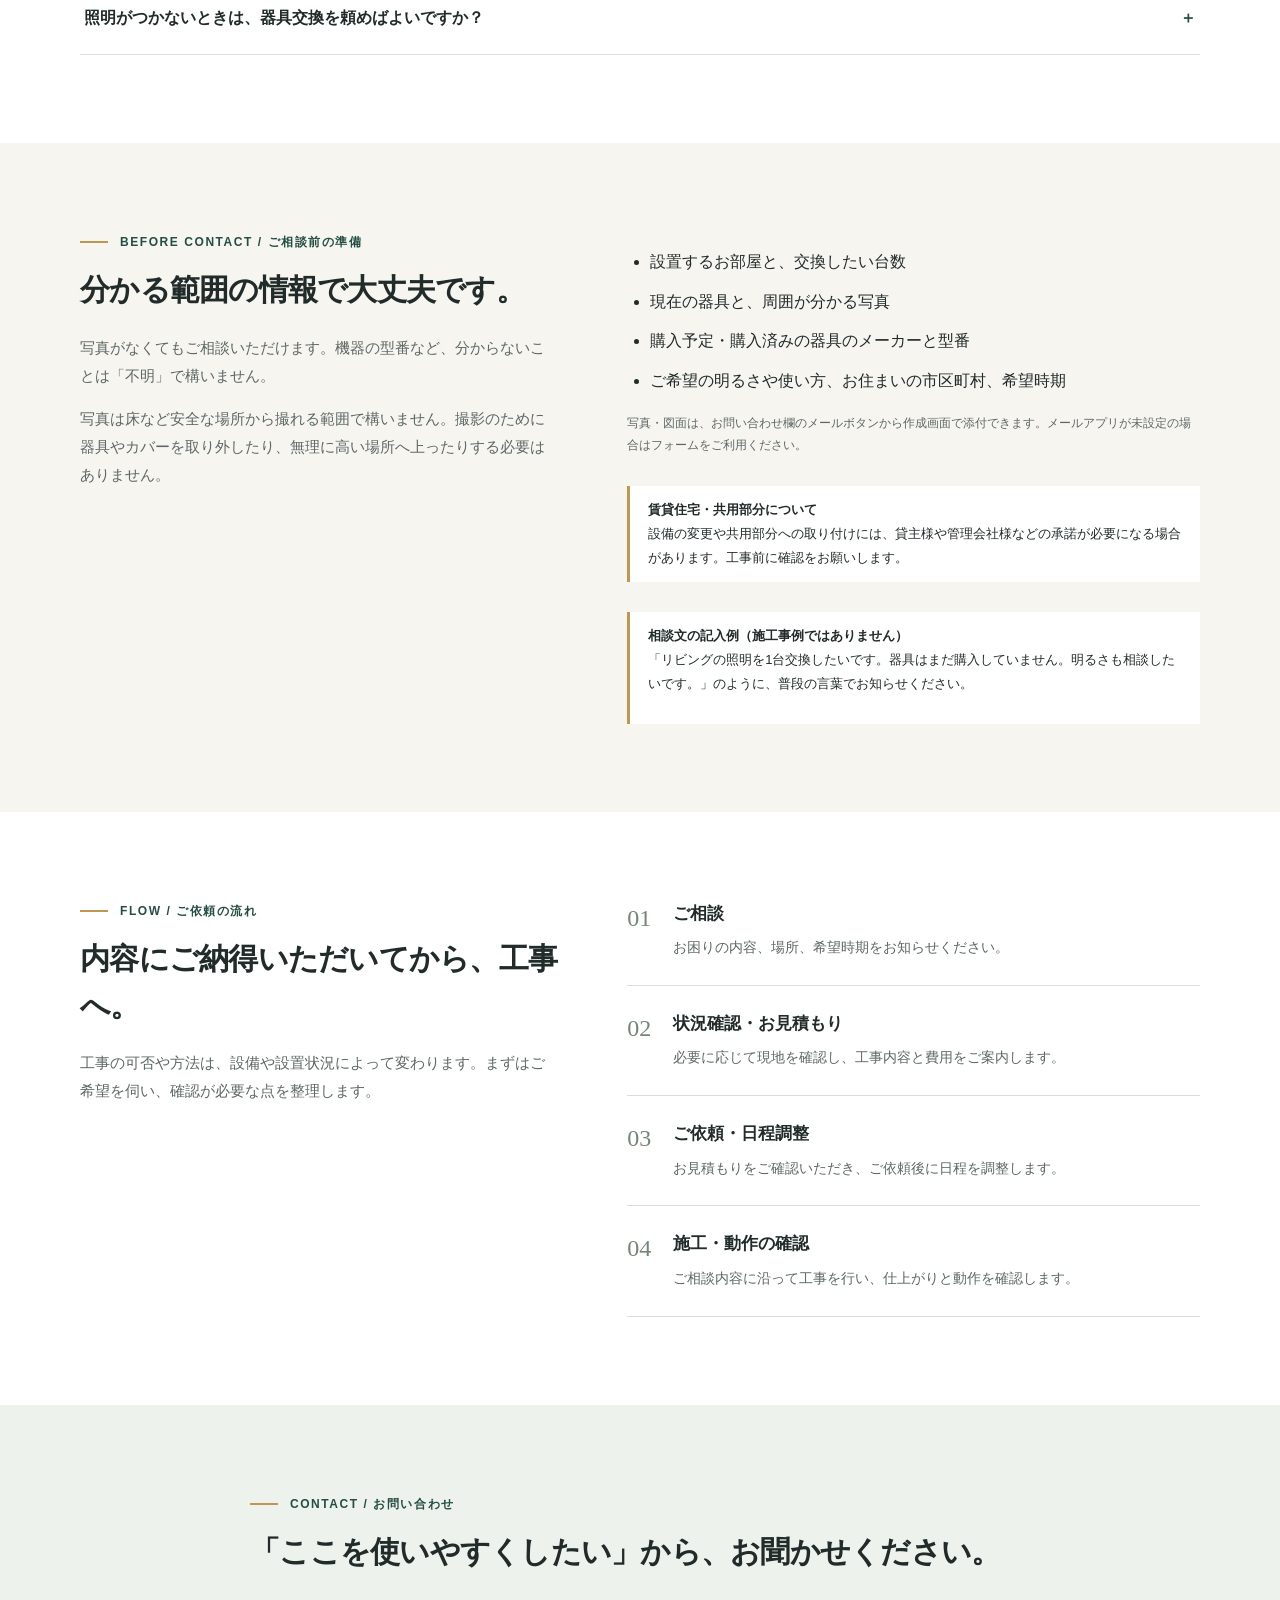
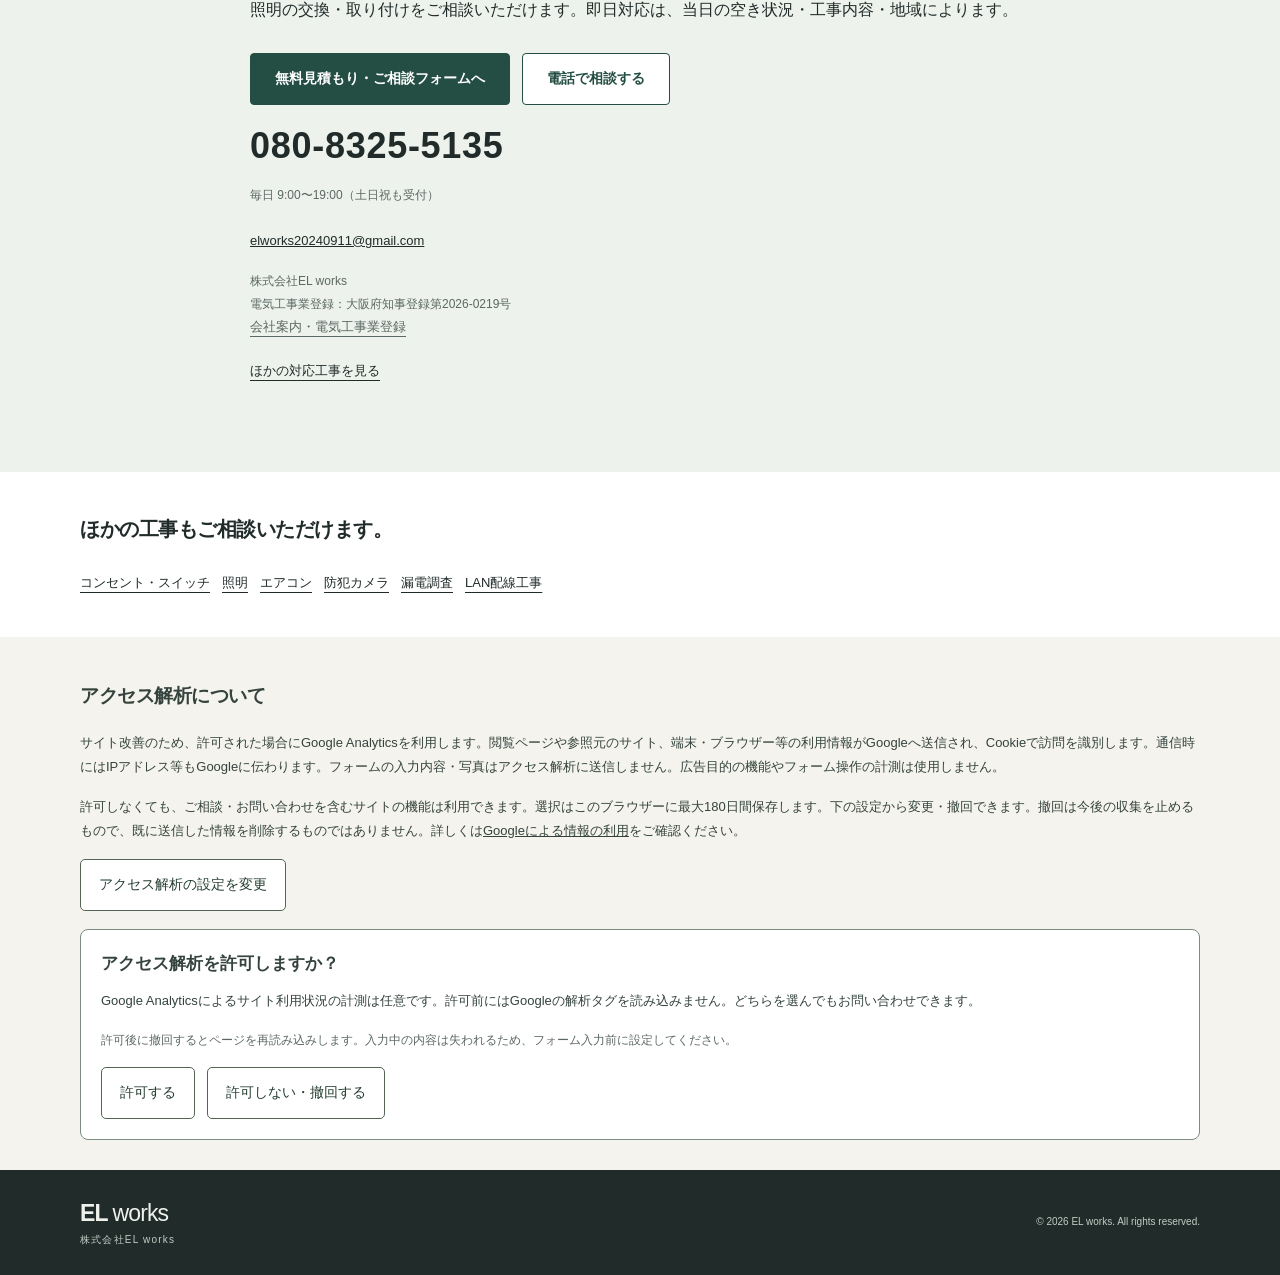
<file: services/lighting/index.html>
<!doctype html><html lang="ja"><head><meta charset="UTF-8"><meta name="viewport" content="width=device-width,initial-scale=1"><meta name="theme-color" content="#f7f5f0">
<title>守口市の照明交換・LED照明取り付け｜EL works</title>
<meta name="description" content="守口市を拠点に、ご家庭の照明交換・LED照明の取り付けをご相談いただけます。一般的な同位置交換は1台6,600円〜税込・器具本体別。購入済み器具の取り付け条件や料金、相談前の準備をご案内します。">
<meta name="robots" content="index,follow"><link rel="canonical" href="https://elworks20240911-design.github.io/moriguchi-denki/services/lighting/">
<meta property="og:type" content="website"><meta property="og:title" content="守口市の照明交換・LED照明取り付け｜EL works"><meta property="og:description" content="守口市を拠点に、ご家庭の照明交換・LED照明の取り付けをご相談いただけます。一般的な同位置交換は1台6,600円〜税込・器具本体別。購入済み器具の取り付け条件や料金、相談前の準備をご案内します。"><meta property="og:url" content="https://elworks20240911-design.github.io/moriguchi-denki/services/lighting/">
<meta name="google-site-verification" content="jDXCpLcrvpKCmT8QliZT_hhDqU6vRM1k01H9-Um8P-w" />
<meta name="google-site-verification" content="kfbMzVSPCMZW7QpnL0a0h1LobddIkyJ2NBtsniwMKbU" />
<style>:root{--ink:#202b2a;--muted:#5c6865;--paper:#f7f5f0;--green:#244e43;--line:#d9ded6;--gold:#bf9850}*{box-sizing:border-box}html{scroll-behavior:smooth;scroll-padding-top:90px}body{margin:0;color:var(--ink);background:white;font-family:"Noto Sans CJK JP","Noto Sans JP","Yu Gothic",sans-serif;line-height:1.85}a{color:inherit;text-decoration:none}button,input,textarea{font:inherit}button,a,input,textarea{touch-action:manipulation}a:focus-visible,button:focus-visible,input:focus-visible,textarea:focus-visible,summary:focus-visible{outline:3px solid #b1812b;outline-offset:4px}.wrap{width:min(1120px,calc(100% - 48px));margin:auto}.skip{position:fixed;top:-100px;z-index:100;background:white;padding:10px}.skip:focus{top:10px}header{position:sticky;top:0;background:rgba(255,255,255,.98);z-index:20;border-bottom:1px solid var(--line)}.header-row{height:84px;display:flex;align-items:center;justify-content:space-between;gap:24px}.brand{font-size:23px;font-weight:800;letter-spacing:-.04em;line-height:1.15}.brand small{display:block;font-size:10px;letter-spacing:.12em;font-weight:500;margin-top:7px}.brand span{font-weight:400}.nav-links{display:flex;align-items:center;gap:24px;font-size:13px;font-weight:700}.button{display:inline-flex;justify-content:center;align-items:center;gap:20px;min-height:52px;padding:12px 24px;border:1px solid var(--green);border-radius:4px;font-weight:700;font-size:14px;cursor:pointer;background:var(--green);color:white;transition:background .2s}.button:hover{background:#163a31}.button.secondary{background:white;color:var(--green)}.button.secondary:hover{background:#edf2ec}.menu-button{display:none}.hero{background:var(--paper);padding:76px 0 68px;overflow:hidden}.hero-grid{display:grid;grid-template-columns:1.13fr 1fr;gap:48px;align-items:center}.eyebrow{display:flex;gap:12px;align-items:center;font-size:12px;letter-spacing:.13em;font-weight:700;color:var(--green)}.eyebrow:before{content:"";display:block;width:28px;height:2px;background:var(--gold)}h1{font-size:clamp(32px,3.2vw,47px);line-height:1.55;letter-spacing:-.05em;margin:25px 0 22px}h1 span{white-space:nowrap}p{margin:0 0 16px}.lead{font-size:15px;color:var(--muted);max-width:470px}.actions{display:flex;flex-wrap:wrap;gap:12px;margin:28px 0 16px}.small{font-size:12px;color:var(--muted)}.pills{display:flex;gap:10px;flex-wrap:wrap;margin:24px 0 0}.pill{font-size:12px;padding:5px 12px;border:1px solid #ccd4ca;border-radius:30px;background:#fff}.house{position:relative;padding:24px 0}.house svg{display:block;width:100%;height:auto}.illustration-label{display:block;text-align:right;font-size:10px;letter-spacing:.12em;color:#687971}.trust{border-bottom:1px solid var(--line)}.trust-grid{display:grid;grid-template-columns:repeat(3,1fr);padding:25px 0}.trust-item{border-right:1px solid var(--line);padding:0 24px;font-size:13px;color:var(--muted)}.trust-item:first-child{padding-left:0}.trust-item:last-child{border:0}.trust-item strong{display:block;font-size:19px;color:var(--ink);margin-bottom:4px}.section{padding:88px 0}h2{font-size:30px;line-height:1.55;letter-spacing:-.025em;margin:14px 0 20px}h3{font-size:19px;line-height:1.6;margin:0 0 12px}.section-intro{max-width:660px;color:var(--muted);font-size:15px}.service-grid{display:grid;grid-template-columns:repeat(2,1fr);gap:20px;margin-top:38px}.service{padding:30px;background:#fafbf8;border:1px solid var(--line);border-radius:8px;position:relative}.number{font-family:Georgia,serif;font-size:26px;color:#8a9a8b;margin-bottom:20px;display:block}.service p{color:var(--muted);font-size:14px}.service .examples{border-top:1px solid var(--line);padding-top:15px;font-size:12px;margin:20px 0 0;color:var(--green)}.soft{background:var(--paper)}.split{display:grid;grid-template-columns:1fr 1.2fr;gap:70px}.steps{counter-reset:step}.step{display:flex;gap:22px;border-bottom:1px solid var(--line);padding:24px 0}.step:first-child{padding-top:0}.step:before{counter-increment:step;content:"0" counter(step);font:24px Georgia,serif;color:#738677;padding-top:5px}.step p{font-size:14px;color:var(--muted);margin:0}.step h3{font-size:17px;margin-bottom:8px}.note-box{border-left:3px solid var(--gold);padding:12px 18px;margin-top:30px;font-size:13px;background:#fff}.faq{margin-top:34px}details{border-top:1px solid var(--line);padding:0 4px}details:last-child{border-bottom:1px solid var(--line)}summary{cursor:pointer;list-style:none;padding:22px 36px 22px 0;font-weight:700;position:relative;font-size:16px}summary:after{content:"＋";position:absolute;right:0;color:var(--green)}details[open] summary:after{content:"−"}details p{max-width:850px;font-size:14px;color:var(--muted);padding-bottom:16px}summary::-webkit-details-marker{display:none}.company-list{margin:0}.company-list div{display:grid;grid-template-columns:130px 1fr;gap:12px;border-bottom:1px solid var(--line);padding:17px 0;font-size:14px}.company-list dt{color:var(--muted)}.company-list dd{margin:0}.contact{background:#edf2ec}.contact-grid{display:grid;grid-template-columns:1fr 1.1fr;gap:70px}.phone{display:block;font-size:clamp(26px,3vw,36px);font-weight:700;letter-spacing:.02em;line-height:1.4;margin:8px 0}.phone-label{font-size:12px;margin:30px 0 0}.email{font-size:13px;text-decoration:underline;overflow-wrap:anywhere}.contact-form{background:white;padding:32px;border:1px solid var(--line);border-radius:8px}.field{margin:20px 0}.field label{display:block;font-size:13px;font-weight:700;margin-bottom:7px}.required{font-size:10px;color:var(--green);border:1px solid #c6d5c7;border-radius:2px;padding:1px 5px;margin-left:8px}input,textarea{display:block;width:100%;min-width:0;border:1px solid #b9c5ba;background:#fcfdfa;border-radius:3px;padding:12px;font-size:14px;color:var(--ink)}textarea{min-height:140px;resize:vertical}input::placeholder,textarea::placeholder{color:#768076}.contact-form .button{width:100%}.form-note{font-size:11px;color:var(--muted);margin:16px 0 0;line-height:1.8}.form-note a{text-decoration:underline}.business{padding:42px 0}.business-row{display:flex;align-items:center;justify-content:space-between;gap:30px}.business h2{font-size:20px;margin:0 0 8px}.business p{font-size:13px;color:var(--muted);margin:0}.text-link{text-decoration:underline;text-underline-offset:5px;font-size:13px;white-space:nowrap}footer{background:var(--ink);color:#eff2ec;padding:30px 0}.footer-row{display:flex;justify-content:space-between;align-items:center;gap:20px}footer small{font-size:10px;color:#c2cdc4}.mobile-cta{display:none}@media(min-width:1001px){.nav-links[hidden]{display:flex}}@media(max-width:1000px){.nav-links{gap:15px}.hero-grid{gap:20px}.split,.contact-grid{gap:40px}h1{font-size:36px}.trust-item{padding:0 15px}}@media(max-width:1000px){.wrap{width:calc(100% - 36px)}.header-row{height:70px}.brand{font-size:21px}.menu-button{display:block;background:white;border:1px solid var(--line);border-radius:3px;padding:7px 12px;color:var(--ink);font-size:12px}.nav-links{position:absolute;top:70px;left:0;width:100%;background:white;padding:20px;display:flex;flex-direction:column;border-bottom:1px solid var(--line);box-shadow:0 12px 15px #10251b10}.nav-links[hidden]{display:none}.hero{padding:42px 0 35px}.hero-grid{grid-template-columns:1fr;gap:6px}h1{font-size:clamp(29px,7.7vw,45px);margin:20px 0;line-height:1.55}.lead{font-size:14px}.house{max-width:470px;width:100%;margin:auto;padding:16px 12px 0}.actions{margin:24px 0 12px;gap:8px}.actions .button{padding:12px 16px;font-size:13px;flex:1;white-space:nowrap}.pills{gap:7px;margin-top:20px}.pill{font-size:11px;padding:4px 10px}.trust-grid{padding:22px 0;grid-template-columns:1fr}.trust-item,.trust-item:first-child{padding:13px 0;border:0;border-bottom:1px solid var(--line);display:flex;gap:18px;align-items:center;font-size:11px}.trust-item strong{font-size:16px;min-width:124px;margin:0}.trust-item:last-child{padding-bottom:0}.trust-item:first-child{padding-top:0}.section{padding:56px 0}h2{font-size:25px}.section-intro{font-size:14px}.service-grid{grid-template-columns:1fr;gap:14px;margin-top:26px}.service{padding:24px}.number{margin-bottom:12px}.split,.contact-grid{grid-template-columns:1fr;gap:30px}.note-box{margin-top:20px}.step{gap:18px}.contact-form{padding:24px 20px}.company-list div{grid-template-columns:95px 1fr;font-size:13px;gap:8px}.business-row{display:block}.business .text-link{display:inline-block;margin-top:16px}.footer-row{display:block}footer small{display:block;margin-top:15px}footer{padding-bottom:95px}.mobile-cta{position:fixed;bottom:0;left:0;right:0;padding:10px 18px max(10px,env(safe-area-inset-bottom));background:#fffffff2;border-top:1px solid var(--line);display:flex;gap:8px;z-index:19}.mobile-cta .button{flex:1;padding:8px;font-size:12px;min-height:44px}summary{font-size:14px}.illustration-label{font-size:9px}}@media(prefers-reduced-motion:reduce){html{scroll-behavior:auto}*{transition:none!important}}

.house{margin:0;min-width:0}.hero-image{display:block;width:100%;height:450px;object-fit:cover;object-position:55% center;border-radius:100px 8px 8px 8px;box-shadow:0 20px 40px #23372612;animation:soft-arrival .7s ease-out both}.illustration-label{margin-top:12px;line-height:1.7;letter-spacing:0;font-size:10px}.hero-grid>div{min-width:0}@keyframes soft-arrival{from{opacity:0;transform:translateY(12px)}to{opacity:1;transform:translateY(0)}}@media(max-width:1000px){.house{margin:auto;padding:20px 0 0}.hero-image{height:280px;border-radius:60px 6px 6px 6px}.illustration-label{font-size:9px}}@media(prefers-reduced-motion:reduce){.hero-image{animation:none}}

@media(max-width:1000px){input,textarea{font-size:16px}}
.number{color:#526653}

.service-visual{margin:0 0 20px}.service-image-window{position:relative;aspect-ratio:3/2;overflow:hidden;border-radius:5px;background:#eee9df}.service-image{position:absolute;top:0;width:300%;max-width:none;height:100%;object-fit:cover;left:0}.service-image.security-camera,.service-image.switch-wiring{width:100%;left:0}.service-image.outlet{left:-100%}.service-image.ac-power{left:-200%}.service-visual figcaption{font-size:10px;line-height:1.7;color:#5c6865;margin-top:8px}
.price-value{font-size:28px!important;font-weight:700;color:var(--green)!important;line-height:1.5}.price-value span{display:inline-block;font-size:13px;font-weight:400;margin-left:8px}
.email-consult{margin-top:24px;min-width:0}.email-consult .button{max-width:100%;white-space:normal;text-align:center;overflow-wrap:anywhere}.email-consult .small{margin:12px 0 8px}
.detail-nav{display:flex;align-items:center;gap:18px;font-size:13px}.breadcrumb{padding-top:24px;font-size:12px;color:var(--muted)}.breadcrumb a{text-decoration:underline}.detail-hero{padding:48px 0 56px}.detail-hero h1{font-size:clamp(30px,4vw,46px)}.detail-image{display:block;width:100%;height:auto;border-radius:8px}.detail-list{padding-left:1.4em}.detail-list li{margin:10px 0}.detail-contact{max-width:780px}.detail-contact .actions{gap:12px}.detail-section-nav{display:flex;flex-wrap:wrap;gap:12px;margin-top:26px}.detail-section-nav a{font-size:13px;text-decoration:underline;text-underline-offset:5px}@media(max-width:600px){.detail-nav{gap:12px}.detail-nav .button{padding:9px 12px;font-size:12px}.detail-nav>a:first-child{display:none}.detail-hero{padding:28px 0 40px}.detail-contact .actions .button{white-space:normal}.header-row{gap:12px}}</style><script type="application/ld+json">{"@context": "https://schema.org", "@type": "BreadcrumbList", "itemListElement": [{"@type": "ListItem", "position": 1, "name": "ホーム", "item": "https://elworks20240911-design.github.io/moriguchi-denki/"}, {"@type": "ListItem", "position": 2, "name": "照明の交換・取り付け", "item": "https://elworks20240911-design.github.io/moriguchi-denki/services/lighting/"}]}</script><link rel="stylesheet" href="../../assets/analytics-consent.css">
<meta name="referrer" content="no-referrer">
<script type="application/ld+json">{"@context":"https://schema.org","@type":"Service","@id":"https://elworks20240911-design.github.io/moriguchi-denki/services/lighting/#service","name":"照明器具の交換・取り付け","serviceType":"照明器具の交換・取り付け","url":"https://elworks20240911-design.github.io/moriguchi-denki/services/lighting/","description":"守口市を拠点に、ご家庭の照明交換・LED照明の取り付けをご相談いただけます。一般的な同位置交換は1台6,600円〜税込・器具本体別。購入済み器具の取り付け条件や料金、相談前の準備をご案内します。","provider":{"@type":"Electrician","@id":"https://elworks20240911-design.github.io/moriguchi-denki/#business","name":"株式会社EL works","url":"https://elworks20240911-design.github.io/moriguchi-denki/"},"areaServed":["大阪府","関西一円"]}</script>
</head><body>
<a class="skip" href="#main">本文へスキップ</a><header><div class="wrap header-row"><a class="brand" href="../../">EL <span>works</span><small>株式会社EL works ／ 大阪・守口</small></a><nav class="detail-nav" aria-label="メインナビゲーション"><a href="../../#services">対応工事一覧</a><a class="button" href="../../#contact">無料見積もり・ご相談</a></nav></div></header>
<main id="main"><nav class="wrap breadcrumb" aria-label="パンくず"><a href="../../">ホーム</a> ／ <span aria-current="page">照明の交換・取り付け</span></nav><section class="detail-hero soft"><div class="wrap hero-grid"><div><div class="eyebrow">LIGHTING</div><h1>照明の交換・取り付けで、<br>暮らしに合う明かりを。</h1><p class="lead">「部屋の電気を取り替えたい」「古い照明を交換したい」といった、照明器具の交換をご相談いただけます。使う場所と過ごし方、ご希望の器具を伺い、今の取り付け部分や配線の状況に合わせてご案内します。</p><div class="actions"><a class="button" href="../../#contact">工事について相談する</a></div><p class="small">大阪府守口市を拠点に関西一円へ。お見積もり無料。</p></div><figure class="house"><div class="service-image-window"><img class="service-image lighting" src="../../assets/services.webp" width="2172" height="724" alt="照明が灯るダイニングのイメージ" fetchpriority="high"></div><figcaption class="illustration-label">AIによる暮らしのイメージ（施工実績ではありません）</figcaption></figure></div></section><section class="section"><div class="wrap"><div class="eyebrow">YOUR NEEDS / こんなご相談に</div><h2>ご希望と、今の状況をお聞かせください。</h2><ul class="detail-list"><li>古くなった照明を交換したい・LED照明に替えたい</li><li>食卓やリビングの明るさを見直したい</li><li>購入した照明を取り付けられるか相談したい</li><li>複数のお部屋を同じ日に交換したい</li></ul><nav class="detail-section-nav" aria-label="ページ内案内"><a href="#points">確認したいこと</a><a href="#price">料金</a><a href="#prepare">ご相談前の準備</a><a href="#faq">よくある質問</a><a href="#flow">ご依頼の流れ</a></nav></div></section><section id="points" class="section soft"><div class="wrap"><div class="eyebrow">CHECK POINTS / 工事前に確認</div><h2>設置条件に合わせて、必要な工事を整理。</h2><div class="service-grid"><article class="service"><h3>器具の形と使う場所</h3><p>シーリングライト、ペンダントライトなど、器具によって照らし方や取り付け条件が異なります。お部屋の用途や、明るくしたい場所をお聞かせください。</p></article><article class="service"><h3>明るさ・色味・操作方法</h3><p>必要な明るさ、光の色、スイッチの使い方など、ご希望を整理します。調光を希望される場合も、器具と既存設備の組み合わせを確認します。</p></article><article class="service"><h3>既存の取り付け部分を確認</h3><p>「照明がつかない」「電気がつかなくなった」ときは、どの照明で起きているかをお知らせください。照明器具や電源・配線など原因はさまざまです。症状だけで交換が必要とは判断せず、確認する内容をご案内します。器具やカバーを外さず、安全な場所から分かる範囲で構いません。同じ場所の交換でも、器具の重さ・形や取付部分、天井・配線の状態により工事内容が変わります。すべての器具をそのまま取り付けられるとは限りません。</p></article></div><div class="note-box">照明器具の選定前でもご相談いただけます。購入済みの器具はメーカー・型番をお知らせください。設置条件を確認して対応可否をご案内します。</div></div></section><section id="price" class="section"><div class="wrap"><div class="eyebrow">PRICING / 料金</div><h2>内容と料金は、施工前にご案内。</h2><p class="section-intro">守口市内・近隣エリアの料金目安です。訪問先によって出張費が変わる場合があります。お見積もり時にご案内します。</p><div class="service-grid"><article class="service"><h3>照明器具交換</h3><p class="price-value">1台 6,600円〜<span>（税込・器具本体別）</span></p><p>既存の位置で行う、一般的な照明の交換・取り付け作業が対象です。照明器具本体の代金は含みません。器具の種類や取り付け条件により、別途お見積もりします。</p><p>2台以上の交換も承ります。同日・同じ場所でまとめて交換する場合は、台数や器具に応じてお見積もりします。</p><p class="examples">含まれるもの：通常の取り付け作業、出張費（訪問先によって変わる場合があります。お見積もり時にご案内します）</p></article></div><div class="note-box">特殊な器具、配線の傷み、新しい配線、高所作業、撤去・処分などは別途お見積もりします。駐車料金等が必要な場合はお見積もり時にご案内します。お見積もりは無料です。不具合の原因調査や点検作業まで、すべて無料という意味ではありません。費用が必要な作業は実施前にご案内します。</div></div></section><section id="faq" class="section"><div class="wrap"><div class="eyebrow">FAQ / よくある質問</div><h2>照明を選ぶ前・交換を頼む前のご質問。</h2><div class="faq"><details><summary>照明をまだ購入していなくても相談できますか？</summary><p>はい。使うお部屋と、明るくしたい場所や使い方をお知らせください。購入済みの場合はメーカー・型番を伺い、取り付け条件を確認します。詳しくは<a class="text-link" style="white-space:normal" href="#points">器具と設置条件の確認事項</a>をご覧ください。</p></details><details><summary>照明がつかないときは、器具交換を頼めばよいですか？</summary><p>交換が必要かは、症状だけでは分かりません。いつから、どの照明がつかないかをお知らせください。部屋のコンセントなども使えない場合は、<a class="text-link" style="white-space:normal" href="../leakage-inspection/#symptoms">電気が使えない範囲の伝え方</a>も参考にしてください。確認のための分解や、危険な箇所の撮影は不要です。壁のスイッチも交換したい場合は、<a class="text-link service-detail-link" style="white-space:normal" href="../outlet-switch/#price">スイッチ交換の料金と条件</a>をご覧ください。</p></details></div></div></section>
<section id="prepare" class="section soft"><div class="wrap split"><div><div class="eyebrow">BEFORE CONTACT / ご相談前の準備</div><h2>分かる範囲の情報で大丈夫です。</h2><p class="section-intro">写真がなくてもご相談いただけます。機器の型番など、分からないことは「不明」で構いません。</p><p class="section-intro">写真は床など安全な場所から撮れる範囲で構いません。撮影のために器具やカバーを取り外したり、無理に高い場所へ上ったりする必要はありません。</p></div><div><ul class="detail-list"><li>設置するお部屋と、交換したい台数</li><li>現在の器具と、周囲が分かる写真</li><li>購入予定・購入済みの器具のメーカーと型番</li><li>ご希望の明るさや使い方、お住まいの市区町村、希望時期</li></ul><p class="small">写真・図面は、お問い合わせ欄のメールボタンから作成画面で添付できます。メールアプリが未設定の場合はフォームをご利用ください。</p><div class="note-box"><strong>賃貸住宅・共用部分について</strong><br>設備の変更や共用部分への取り付けには、貸主様や管理会社様などの承諾が必要になる場合があります。工事前に確認をお願いします。</div><div class="note-box"><strong>相談文の記入例（施工事例ではありません）</strong><p>「リビングの照明を1台交換したいです。器具はまだ購入していません。明るさも相談したいです。」のように、普段の言葉でお知らせください。</p></div></div></div></section><section id="flow" class="section"><div class="wrap split"><div><div class="eyebrow">FLOW / ご依頼の流れ</div><h2>内容にご納得いただいてから、工事へ。</h2><p class="section-intro">工事の可否や方法は、設備や設置状況によって変わります。まずはご希望を伺い、確認が必要な点を整理します。</p></div><div class="steps"><div class="step"><div><h3>ご相談</h3><p>お困りの内容、場所、希望時期をお知らせください。</p></div></div><div class="step"><div><h3>状況確認・お見積もり</h3><p>必要に応じて現地を確認し、工事内容と費用をご案内します。</p></div></div><div class="step"><div><h3>ご依頼・日程調整</h3><p>お見積もりをご確認いただき、ご依頼後に日程を調整します。</p></div></div><div class="step"><div><h3>施工・動作の確認</h3><p>ご相談内容に沿って工事を行い、仕上がりと動作を確認します。</p></div></div></div></div></section>
<section class="section contact"><div class="wrap detail-contact"><div class="eyebrow">CONTACT / お問い合わせ</div><h2>「ここを使いやすくしたい」から、お聞かせください。</h2><p>照明の交換・取り付けをご相談いただけます。即日対応は、当日の空き状況・工事内容・地域によります。</p><div class="actions"><a class="button" href="../../#contact">無料見積もり・ご相談フォームへ</a><a class="button secondary" href="tel:08083255135">電話で相談する</a></div><p><a class="phone" href="tel:08083255135">080-8325-5135</a><span class="small">毎日 9:00〜19:00（土日祝も受付）</span></p><p><a class="email" href="mailto:elworks20240911@gmail.com">elworks20240911@gmail.com</a></p><p class="small">株式会社EL works<br>電気工事業登録：大阪府知事登録第2026-0219号<br><a class="text-link" href="../../#company">会社案内・電気工事業登録</a></p><a class="text-link" href="../../#services">ほかの対応工事を見る</a></div></section><section class="business"><div class="wrap"><h2>ほかの工事もご相談いただけます。</h2><nav class="detail-section-nav" aria-label="工事別の詳細ページ"><a href="../outlet-switch/">コンセント・スイッチ</a><a href="../lighting/">照明</a><a href="../air-conditioner/">エアコン</a><a href="../security-camera/">防犯カメラ</a><a href="../leakage-inspection/">漏電調査</a><a href="../lan-wiring/">LAN配線工事</a></nav></div></section></main>
<section class="analytics-privacy" aria-labelledby="analytics-policy-title"><div class="wrap"><h2 id="analytics-policy-title">アクセス解析について</h2><p>サイト改善のため、許可された場合にGoogle Analyticsを利用します。閲覧ページや参照元のサイト、端末・ブラウザー等の利用情報がGoogleへ送信され、Cookieで訪問を識別します。通信時にはIPアドレス等もGoogleに伝わります。フォームの入力内容・写真はアクセス解析に送信しません。広告目的の機能やフォーム操作の計測は使用しません。</p><p>許可しなくても、ご相談・お問い合わせを含むサイトの機能は利用できます。選択はこのブラウザーに最大180日間保存します。下の設定から変更・撤回できます。撤回は今後の収集を止めるもので、既に送信した情報を削除するものではありません。詳しくは<a href="https://policies.google.com/technologies/partner-sites?hl=ja">Googleによる情報の利用</a>をご確認ください。</p><button type="button" class="analytics-choice" id="analytics-settings">アクセス解析の設定を変更</button><span id="analytics-status" role="status"></span><noscript><p>JavaScriptが無効のためアクセス解析は動作しません。</p></noscript><div id="analytics-panel" class="analytics-panel" aria-labelledby="analytics-choice-title" hidden><h3 id="analytics-choice-title">アクセス解析を許可しますか？</h3><p>Google Analyticsによるサイト利用状況の計測は任意です。許可前にはGoogleの解析タグを読み込みません。どちらを選んでもお問い合わせできます。</p><p class="small">許可後に撤回するとページを再読み込みします。入力中の内容は失われるため、フォーム入力前に設定してください。</p><div class="analytics-actions"><button type="button" class="analytics-choice" id="analytics-accept">許可する</button><button type="button" class="analytics-choice" id="analytics-decline">許可しない・撤回する</button></div></div></div></section>
<footer><div class="wrap footer-row"><a class="brand" href="../../">EL <span>works</span><small>株式会社EL works</small></a><small>© 2026 EL works. All rights reserved.</small></div></footer><div class="mobile-cta"><a class="button secondary" href="tel:08083255135">電話で相談</a><a class="button" href="../../#contact">無料見積もり・ご相談</a></div><script src="../../assets/analytics-consent.js" defer></script>
</body></html>
</file>
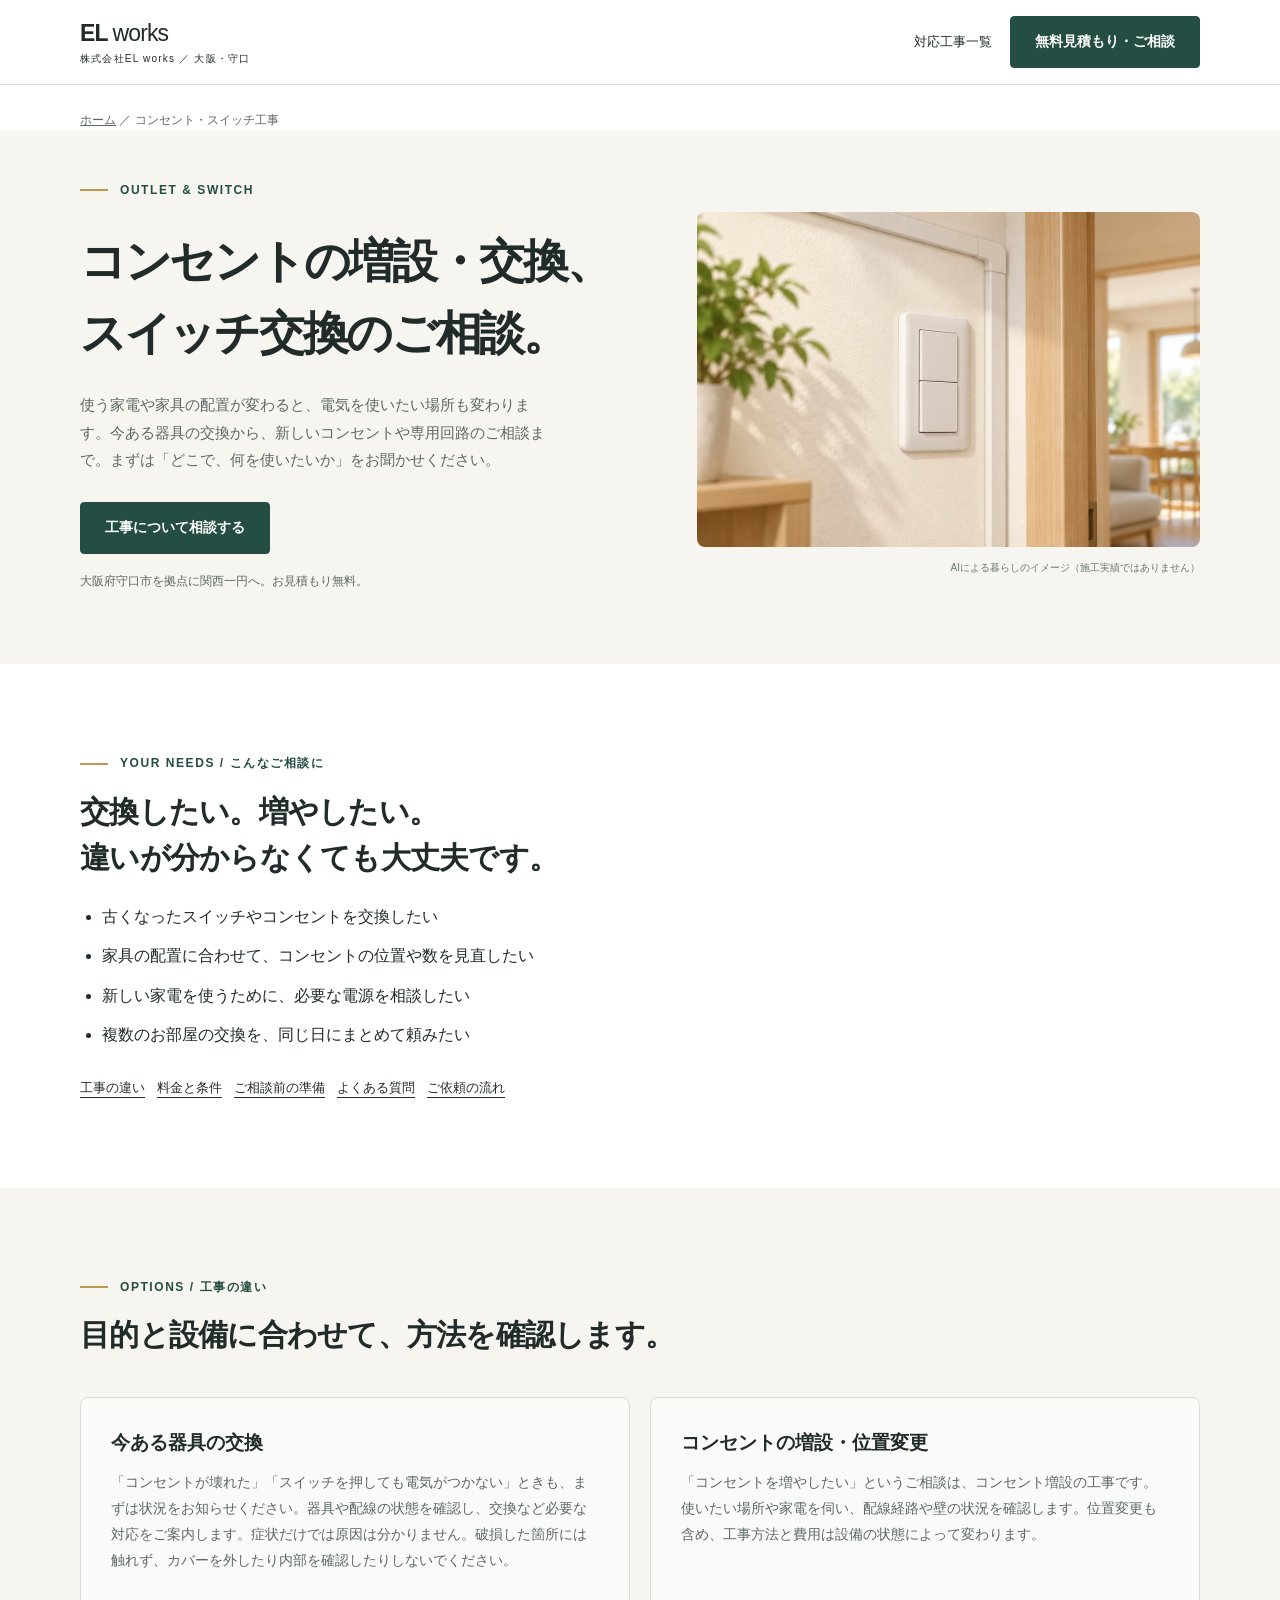
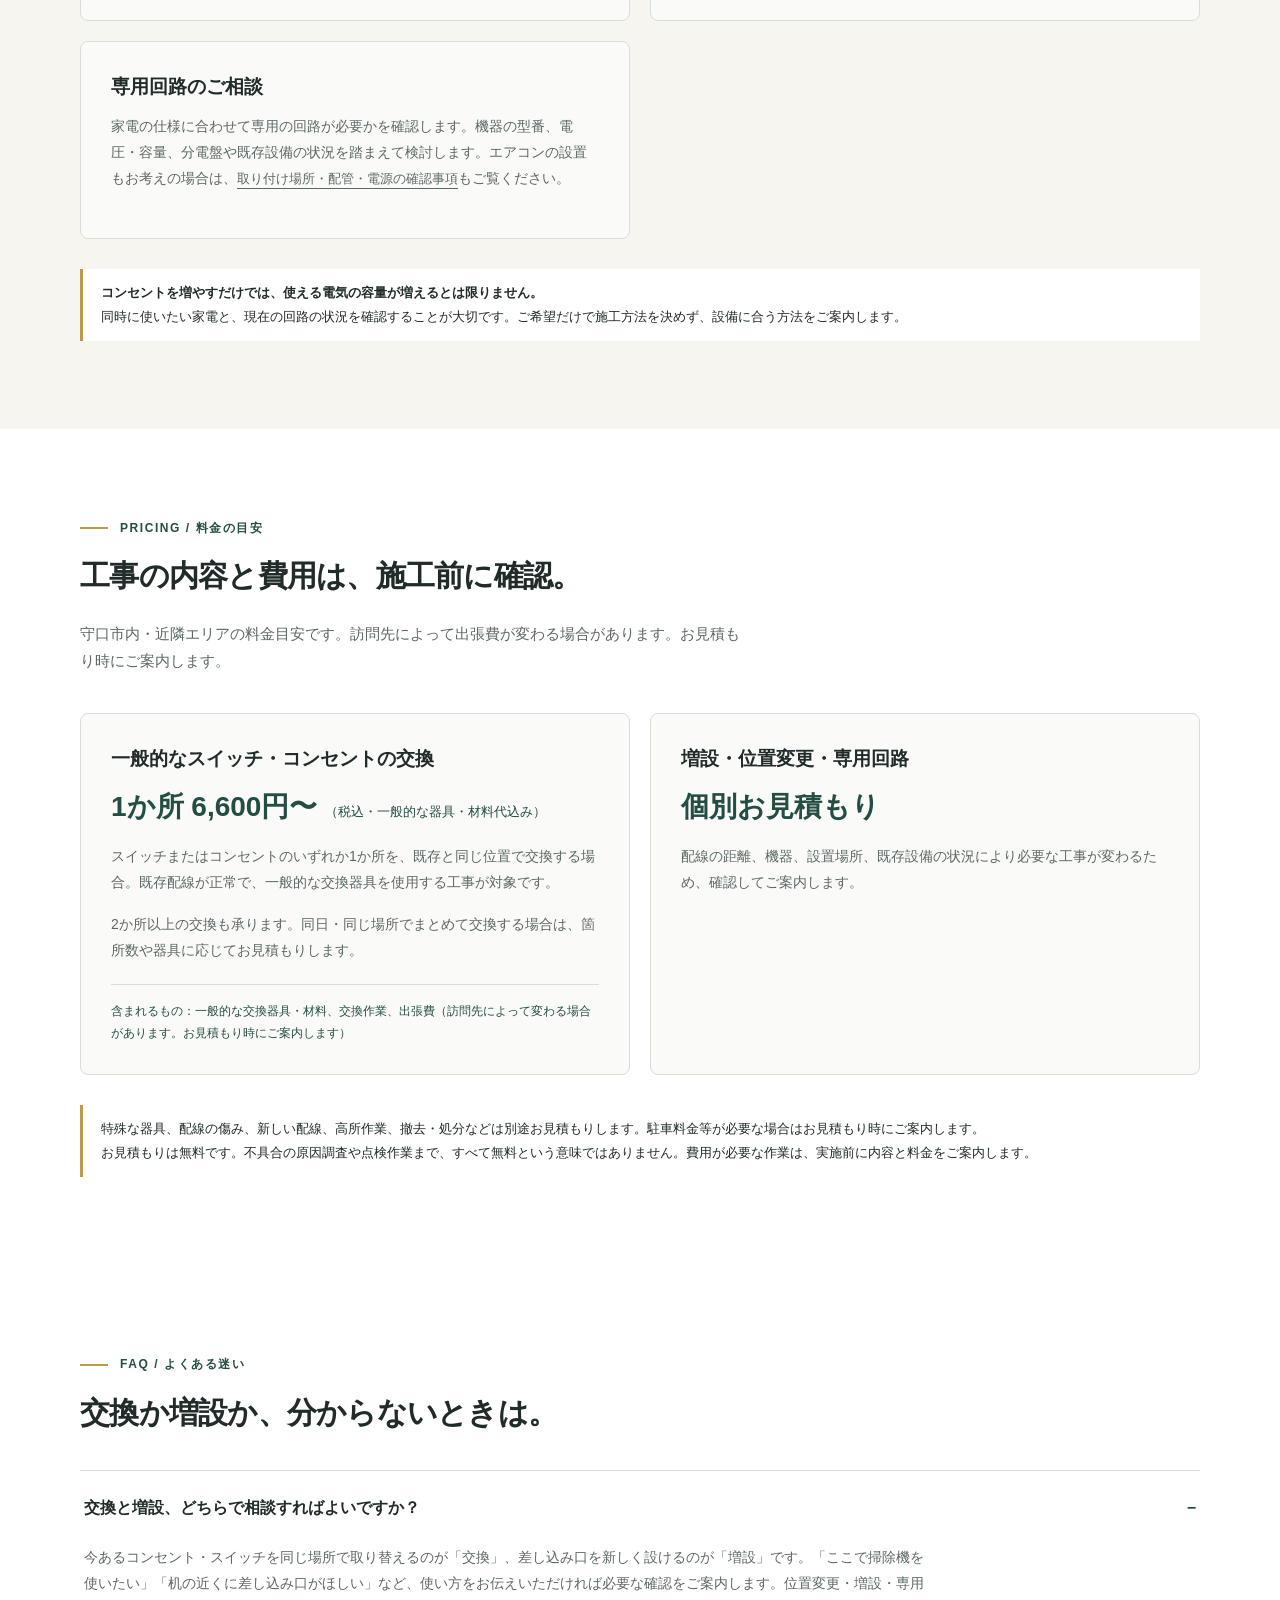
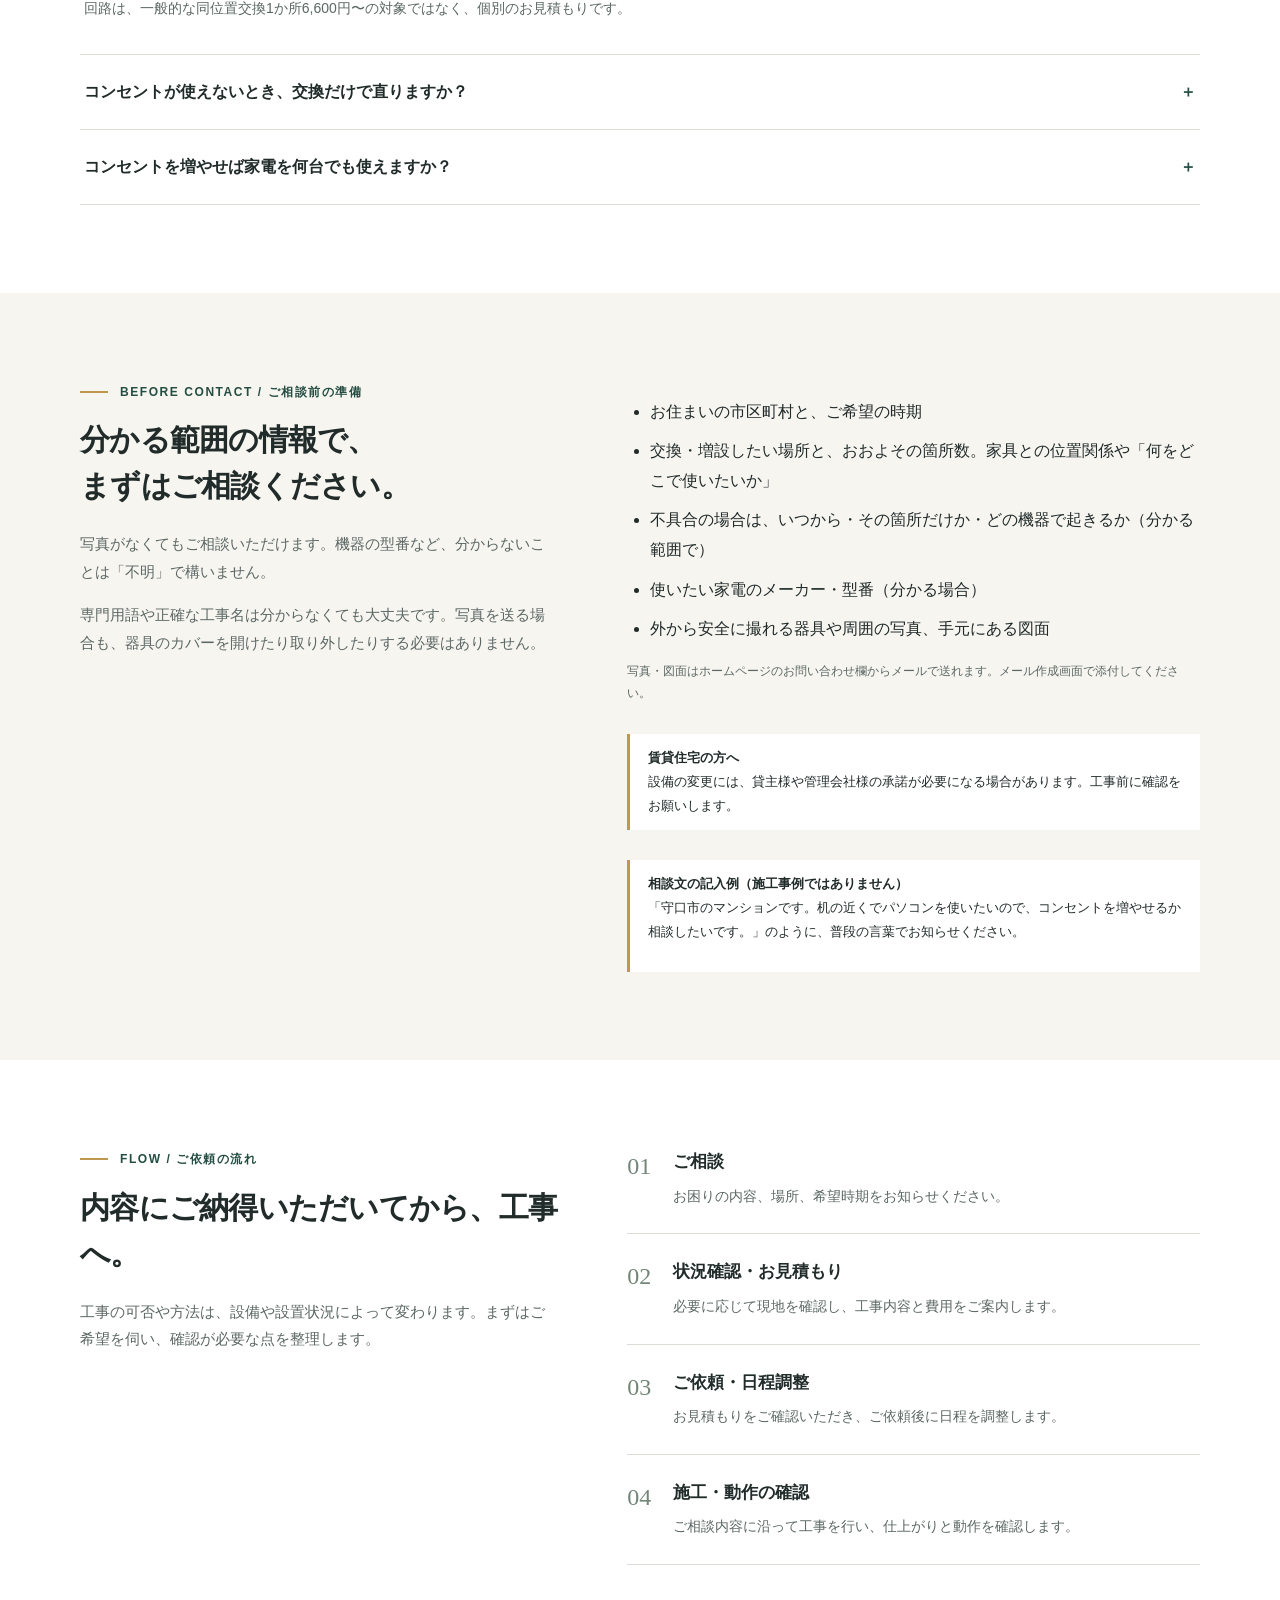
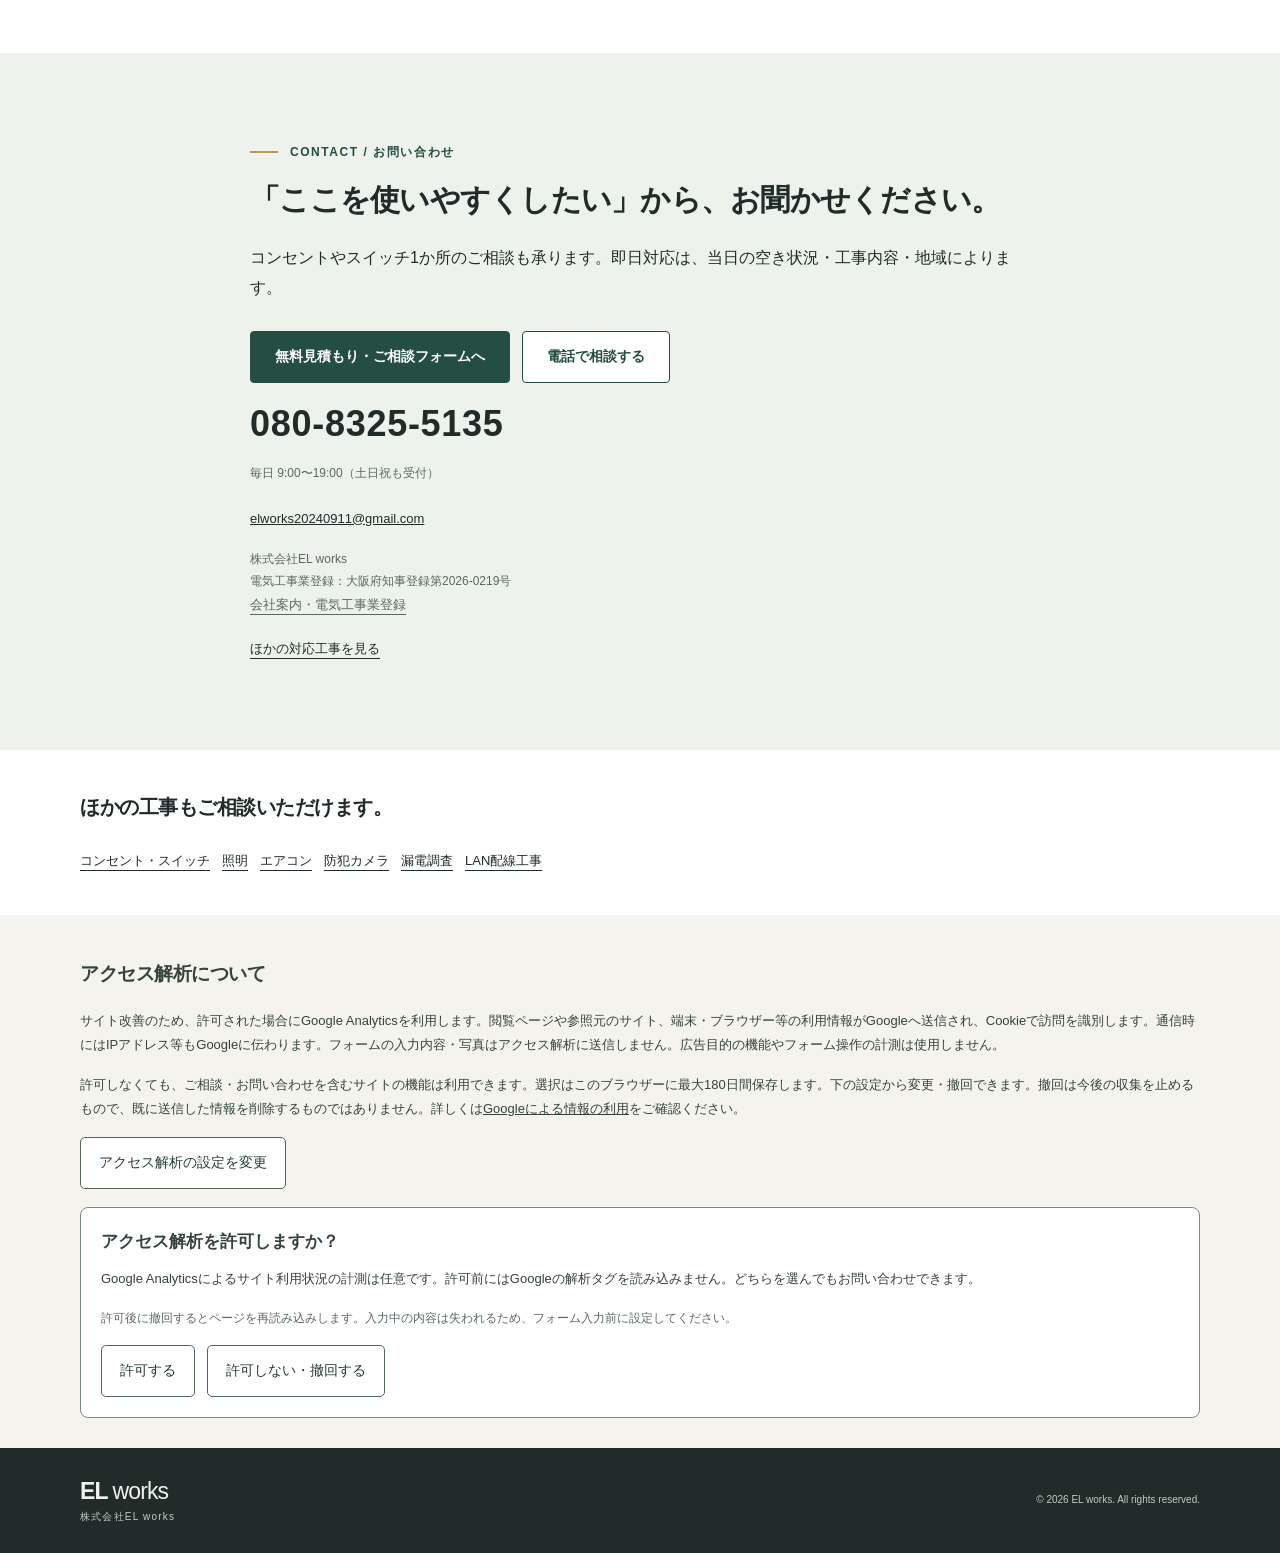
<file: services/outlet-switch/index.html>
<!doctype html><html lang="ja"><head><meta charset="UTF-8"><meta name="viewport" content="width=device-width,initial-scale=1"><meta name="theme-color" content="#f7f5f0">
<title>守口市のコンセント増設・交換、スイッチ交換｜EL works</title>
<meta name="description" content="守口市を拠点に、コンセント増設・交換、スイッチ交換、専用回路の工事をご相談いただけます。一般的な同位置交換は1か所6,600円〜税込。増設・位置変更は個別見積もり。料金の条件と工事の違いをご案内します。">
<meta name="robots" content="index,follow"><link rel="canonical" href="https://elworks20240911-design.github.io/moriguchi-denki/services/outlet-switch/">
<meta property="og:type" content="website"><meta property="og:title" content="守口市のコンセント増設・交換、スイッチ交換｜EL works"><meta property="og:description" content="守口市を拠点に、コンセント増設・交換、スイッチ交換、専用回路の工事をご相談いただけます。一般的な同位置交換は1か所6,600円〜税込。増設・位置変更は個別見積もり。料金の条件と工事の違いをご案内します。"><meta property="og:url" content="https://elworks20240911-design.github.io/moriguchi-denki/services/outlet-switch/">
<meta name="google-site-verification" content="jDXCpLcrvpKCmT8QliZT_hhDqU6vRM1k01H9-Um8P-w" />
<meta name="google-site-verification" content="kfbMzVSPCMZW7QpnL0a0h1LobddIkyJ2NBtsniwMKbU" />
<style>:root{--ink:#202b2a;--muted:#5c6865;--paper:#f7f5f0;--green:#244e43;--line:#d9ded6;--gold:#bf9850}*{box-sizing:border-box}html{scroll-behavior:smooth;scroll-padding-top:90px}body{margin:0;color:var(--ink);background:white;font-family:"Noto Sans CJK JP","Noto Sans JP","Yu Gothic",sans-serif;line-height:1.85}a{color:inherit;text-decoration:none}button,input,textarea{font:inherit}button,a,input,textarea{touch-action:manipulation}a:focus-visible,button:focus-visible,input:focus-visible,textarea:focus-visible,summary:focus-visible{outline:3px solid #b1812b;outline-offset:4px}.wrap{width:min(1120px,calc(100% - 48px));margin:auto}.skip{position:fixed;top:-100px;z-index:100;background:white;padding:10px}.skip:focus{top:10px}header{position:sticky;top:0;background:rgba(255,255,255,.98);z-index:20;border-bottom:1px solid var(--line)}.header-row{height:84px;display:flex;align-items:center;justify-content:space-between;gap:24px}.brand{font-size:23px;font-weight:800;letter-spacing:-.04em;line-height:1.15}.brand small{display:block;font-size:10px;letter-spacing:.12em;font-weight:500;margin-top:7px}.brand span{font-weight:400}.nav-links{display:flex;align-items:center;gap:24px;font-size:13px;font-weight:700}.button{display:inline-flex;justify-content:center;align-items:center;gap:20px;min-height:52px;padding:12px 24px;border:1px solid var(--green);border-radius:4px;font-weight:700;font-size:14px;cursor:pointer;background:var(--green);color:white;transition:background .2s}.button:hover{background:#163a31}.button.secondary{background:white;color:var(--green)}.button.secondary:hover{background:#edf2ec}.menu-button{display:none}.hero{background:var(--paper);padding:76px 0 68px;overflow:hidden}.hero-grid{display:grid;grid-template-columns:1.13fr 1fr;gap:48px;align-items:center}.eyebrow{display:flex;gap:12px;align-items:center;font-size:12px;letter-spacing:.13em;font-weight:700;color:var(--green)}.eyebrow:before{content:"";display:block;width:28px;height:2px;background:var(--gold)}h1{font-size:clamp(32px,3.2vw,47px);line-height:1.55;letter-spacing:-.05em;margin:25px 0 22px}h1 span{white-space:nowrap}p{margin:0 0 16px}.lead{font-size:15px;color:var(--muted);max-width:470px}.actions{display:flex;flex-wrap:wrap;gap:12px;margin:28px 0 16px}.small{font-size:12px;color:var(--muted)}.pills{display:flex;gap:10px;flex-wrap:wrap;margin:24px 0 0}.pill{font-size:12px;padding:5px 12px;border:1px solid #ccd4ca;border-radius:30px;background:#fff}.house{position:relative;padding:24px 0}.house svg{display:block;width:100%;height:auto}.illustration-label{display:block;text-align:right;font-size:10px;letter-spacing:.12em;color:#687971}.trust{border-bottom:1px solid var(--line)}.trust-grid{display:grid;grid-template-columns:repeat(3,1fr);padding:25px 0}.trust-item{border-right:1px solid var(--line);padding:0 24px;font-size:13px;color:var(--muted)}.trust-item:first-child{padding-left:0}.trust-item:last-child{border:0}.trust-item strong{display:block;font-size:19px;color:var(--ink);margin-bottom:4px}.section{padding:88px 0}h2{font-size:30px;line-height:1.55;letter-spacing:-.025em;margin:14px 0 20px}h3{font-size:19px;line-height:1.6;margin:0 0 12px}.section-intro{max-width:660px;color:var(--muted);font-size:15px}.service-grid{display:grid;grid-template-columns:repeat(2,1fr);gap:20px;margin-top:38px}.service{padding:30px;background:#fafbf8;border:1px solid var(--line);border-radius:8px;position:relative}.number{font-family:Georgia,serif;font-size:26px;color:#8a9a8b;margin-bottom:20px;display:block}.service p{color:var(--muted);font-size:14px}.service .examples{border-top:1px solid var(--line);padding-top:15px;font-size:12px;margin:20px 0 0;color:var(--green)}.soft{background:var(--paper)}.split{display:grid;grid-template-columns:1fr 1.2fr;gap:70px}.steps{counter-reset:step}.step{display:flex;gap:22px;border-bottom:1px solid var(--line);padding:24px 0}.step:first-child{padding-top:0}.step:before{counter-increment:step;content:"0" counter(step);font:24px Georgia,serif;color:#738677;padding-top:5px}.step p{font-size:14px;color:var(--muted);margin:0}.step h3{font-size:17px;margin-bottom:8px}.note-box{border-left:3px solid var(--gold);padding:12px 18px;margin-top:30px;font-size:13px;background:#fff}.faq{margin-top:34px}details{border-top:1px solid var(--line);padding:0 4px}details:last-child{border-bottom:1px solid var(--line)}summary{cursor:pointer;list-style:none;padding:22px 36px 22px 0;font-weight:700;position:relative;font-size:16px}summary:after{content:"＋";position:absolute;right:0;color:var(--green)}details[open] summary:after{content:"−"}details p{max-width:850px;font-size:14px;color:var(--muted);padding-bottom:16px}summary::-webkit-details-marker{display:none}.company-list{margin:0}.company-list div{display:grid;grid-template-columns:130px 1fr;gap:12px;border-bottom:1px solid var(--line);padding:17px 0;font-size:14px}.company-list dt{color:var(--muted)}.company-list dd{margin:0}.contact{background:#edf2ec}.contact-grid{display:grid;grid-template-columns:1fr 1.1fr;gap:70px}.phone{display:block;font-size:clamp(26px,3vw,36px);font-weight:700;letter-spacing:.02em;line-height:1.4;margin:8px 0}.phone-label{font-size:12px;margin:30px 0 0}.email{font-size:13px;text-decoration:underline;overflow-wrap:anywhere}.contact-form{background:white;padding:32px;border:1px solid var(--line);border-radius:8px}.field{margin:20px 0}.field label{display:block;font-size:13px;font-weight:700;margin-bottom:7px}.required{font-size:10px;color:var(--green);border:1px solid #c6d5c7;border-radius:2px;padding:1px 5px;margin-left:8px}input,textarea{display:block;width:100%;min-width:0;border:1px solid #b9c5ba;background:#fcfdfa;border-radius:3px;padding:12px;font-size:14px;color:var(--ink)}textarea{min-height:140px;resize:vertical}input::placeholder,textarea::placeholder{color:#768076}.contact-form .button{width:100%}.form-note{font-size:11px;color:var(--muted);margin:16px 0 0;line-height:1.8}.form-note a{text-decoration:underline}.business{padding:42px 0}.business-row{display:flex;align-items:center;justify-content:space-between;gap:30px}.business h2{font-size:20px;margin:0 0 8px}.business p{font-size:13px;color:var(--muted);margin:0}.text-link{text-decoration:underline;text-underline-offset:5px;font-size:13px;white-space:nowrap}footer{background:var(--ink);color:#eff2ec;padding:30px 0}.footer-row{display:flex;justify-content:space-between;align-items:center;gap:20px}footer small{font-size:10px;color:#c2cdc4}.mobile-cta{display:none}@media(min-width:1001px){.nav-links[hidden]{display:flex}}@media(max-width:1000px){.nav-links{gap:15px}.hero-grid{gap:20px}.split,.contact-grid{gap:40px}h1{font-size:36px}.trust-item{padding:0 15px}}@media(max-width:1000px){.wrap{width:calc(100% - 36px)}.header-row{height:70px}.brand{font-size:21px}.menu-button{display:block;background:white;border:1px solid var(--line);border-radius:3px;padding:7px 12px;color:var(--ink);font-size:12px}.nav-links{position:absolute;top:70px;left:0;width:100%;background:white;padding:20px;display:flex;flex-direction:column;border-bottom:1px solid var(--line);box-shadow:0 12px 15px #10251b10}.nav-links[hidden]{display:none}.hero{padding:42px 0 35px}.hero-grid{grid-template-columns:1fr;gap:6px}h1{font-size:clamp(29px,7.7vw,45px);margin:20px 0;line-height:1.55}.lead{font-size:14px}.house{max-width:470px;width:100%;margin:auto;padding:16px 12px 0}.actions{margin:24px 0 12px;gap:8px}.actions .button{padding:12px 16px;font-size:13px;flex:1;white-space:nowrap}.pills{gap:7px;margin-top:20px}.pill{font-size:11px;padding:4px 10px}.trust-grid{padding:22px 0;grid-template-columns:1fr}.trust-item,.trust-item:first-child{padding:13px 0;border:0;border-bottom:1px solid var(--line);display:flex;gap:18px;align-items:center;font-size:11px}.trust-item strong{font-size:16px;min-width:124px;margin:0}.trust-item:last-child{padding-bottom:0}.trust-item:first-child{padding-top:0}.section{padding:56px 0}h2{font-size:25px}.section-intro{font-size:14px}.service-grid{grid-template-columns:1fr;gap:14px;margin-top:26px}.service{padding:24px}.number{margin-bottom:12px}.split,.contact-grid{grid-template-columns:1fr;gap:30px}.note-box{margin-top:20px}.step{gap:18px}.contact-form{padding:24px 20px}.company-list div{grid-template-columns:95px 1fr;font-size:13px;gap:8px}.business-row{display:block}.business .text-link{display:inline-block;margin-top:16px}.footer-row{display:block}footer small{display:block;margin-top:15px}footer{padding-bottom:95px}.mobile-cta{position:fixed;bottom:0;left:0;right:0;padding:10px 18px max(10px,env(safe-area-inset-bottom));background:#fffffff2;border-top:1px solid var(--line);display:flex;gap:8px;z-index:19}.mobile-cta .button{flex:1;padding:8px;font-size:12px;min-height:44px}summary{font-size:14px}.illustration-label{font-size:9px}}@media(prefers-reduced-motion:reduce){html{scroll-behavior:auto}*{transition:none!important}}

.house{margin:0;min-width:0}.hero-image{display:block;width:100%;height:450px;object-fit:cover;object-position:55% center;border-radius:100px 8px 8px 8px;box-shadow:0 20px 40px #23372612;animation:soft-arrival .7s ease-out both}.illustration-label{margin-top:12px;line-height:1.7;letter-spacing:0;font-size:10px}.hero-grid>div{min-width:0}@keyframes soft-arrival{from{opacity:0;transform:translateY(12px)}to{opacity:1;transform:translateY(0)}}@media(max-width:1000px){.house{margin:auto;padding:20px 0 0}.hero-image{height:280px;border-radius:60px 6px 6px 6px}.illustration-label{font-size:9px}}@media(prefers-reduced-motion:reduce){.hero-image{animation:none}}

@media(max-width:1000px){input,textarea{font-size:16px}}
.number{color:#526653}

.service-visual{margin:0 0 20px}.service-image-window{position:relative;aspect-ratio:3/2;overflow:hidden;border-radius:5px;background:#eee9df}.service-image{position:absolute;top:0;width:300%;max-width:none;height:100%;object-fit:cover;left:0}.service-image.security-camera,.service-image.switch-wiring{width:100%;left:0}.service-image.outlet{left:-100%}.service-image.ac-power{left:-200%}.service-visual figcaption{font-size:10px;line-height:1.7;color:#5c6865;margin-top:8px}
.price-value{font-size:28px!important;font-weight:700;color:var(--green)!important;line-height:1.5}.price-value span{display:inline-block;font-size:13px;font-weight:400;margin-left:8px}
.email-consult{margin-top:24px;min-width:0}.email-consult .button{max-width:100%;white-space:normal;text-align:center;overflow-wrap:anywhere}.email-consult .small{margin:12px 0 8px}
.detail-nav{display:flex;align-items:center;gap:18px;font-size:13px}.breadcrumb{padding-top:24px;font-size:12px;color:var(--muted)}.breadcrumb a{text-decoration:underline}.detail-hero{padding:48px 0 56px}.detail-hero h1{font-size:clamp(30px,4vw,46px)}.detail-image{display:block;width:100%;height:auto;border-radius:8px}.detail-list{padding-left:1.4em}.detail-list li{margin:10px 0}.detail-contact{max-width:780px}.detail-contact .actions{gap:12px}.detail-section-nav{display:flex;flex-wrap:wrap;gap:12px;margin-top:26px}.detail-section-nav a{font-size:13px;text-decoration:underline;text-underline-offset:5px}@media(max-width:600px){.detail-nav{gap:12px}.detail-nav .button{padding:9px 12px;font-size:12px}.detail-nav>a:first-child{display:none}.detail-hero{padding:28px 0 40px}.detail-contact .actions .button{white-space:normal}.header-row{gap:12px}}</style><script type="application/ld+json">{"@context": "https://schema.org", "@type": "BreadcrumbList", "itemListElement": [{"@type": "ListItem", "position": 1, "name": "ホーム", "item": "https://elworks20240911-design.github.io/moriguchi-denki/"}, {"@type": "ListItem", "position": 2, "name": "コンセント・スイッチ工事", "item": "https://elworks20240911-design.github.io/moriguchi-denki/services/outlet-switch/"}]}</script><link rel="stylesheet" href="../../assets/analytics-consent.css">
<meta name="referrer" content="no-referrer">
<script type="application/ld+json">{"@context":"https://schema.org","@type":"Service","@id":"https://elworks20240911-design.github.io/moriguchi-denki/services/outlet-switch/#service","name":"コンセント増設・交換、スイッチ交換・専用回路工事","serviceType":"コンセント増設・交換、スイッチ交換・専用回路工事","url":"https://elworks20240911-design.github.io/moriguchi-denki/services/outlet-switch/","description":"守口市を拠点に、コンセント増設・交換、スイッチ交換、専用回路の工事をご相談いただけます。一般的な同位置交換は1か所6,600円〜税込。増設・位置変更は個別見積もり。料金の条件と工事の違いをご案内します。","provider":{"@type":"Electrician","@id":"https://elworks20240911-design.github.io/moriguchi-denki/#business","name":"株式会社EL works","url":"https://elworks20240911-design.github.io/moriguchi-denki/"},"areaServed":["大阪府","関西一円"]}</script>
</head><body>
<a class="skip" href="#main">本文へスキップ</a><header><div class="wrap header-row"><a class="brand" href="../../">EL <span>works</span><small>株式会社EL works ／ 大阪・守口</small></a><nav class="detail-nav" aria-label="メインナビゲーション"><a href="../../#services">対応工事一覧</a><a class="button" href="../../#contact">無料見積もり・ご相談</a></nav></div></header>
<main id="main"><nav class="wrap breadcrumb" aria-label="パンくず"><a href="../../">ホーム</a> ／ <span aria-current="page">コンセント・スイッチ工事</span></nav>
<section class="detail-hero soft"><div class="wrap hero-grid"><div><div class="eyebrow">OUTLET & SWITCH</div><h1>コンセントの増設・交換、<br>スイッチ交換のご相談。</h1><p class="lead">使う家電や家具の配置が変わると、電気を使いたい場所も変わります。今ある器具の交換から、新しいコンセントや専用回路のご相談まで。まずは「どこで、何を使いたいか」をお聞かせください。</p><div class="actions"><a class="button" href="../../#contact">工事について相談する</a></div><p class="small">大阪府守口市を拠点に関西一円へ。お見積もり無料。</p></div><figure class="house"><img class="detail-image" src="../../assets/switch-wiring.webp" width="1200" height="800" alt="明るい室内のスイッチと配線カバーのイメージ" fetchpriority="high"><figcaption class="illustration-label">AIによる暮らしのイメージ（施工実績ではありません）</figcaption></figure></div></section>
<section class="section"><div class="wrap"><div class="eyebrow">YOUR NEEDS / こんなご相談に</div><h2>交換したい。増やしたい。<br>違いが分からなくても大丈夫です。</h2><ul class="detail-list"><li>古くなったスイッチやコンセントを交換したい</li><li>家具の配置に合わせて、コンセントの位置や数を見直したい</li><li>新しい家電を使うために、必要な電源を相談したい</li><li>複数のお部屋の交換を、同じ日にまとめて頼みたい</li></ul><nav class="detail-section-nav" aria-label="ページ内案内"><a href="#types">工事の違い</a><a href="#price">料金と条件</a><a href="#prepare">ご相談前の準備</a><a href="#faq">よくある質問</a><a href="#flow">ご依頼の流れ</a></nav></div></section>
<section id="types" class="section soft"><div class="wrap"><div class="eyebrow">OPTIONS / 工事の違い</div><h2>目的と設備に合わせて、方法を確認します。</h2><div class="service-grid"><article class="service"><h3>今ある器具の交換</h3><p>「コンセントが壊れた」「スイッチを押しても電気がつかない」ときも、まずは状況をお知らせください。器具や配線の状態を確認し、交換など必要な対応をご案内します。症状だけでは原因は分かりません。破損した箇所には触れず、カバーを外したり内部を確認したりしないでください。</p></article><article class="service"><h3>コンセントの増設・位置変更</h3><p>「コンセントを増やしたい」というご相談は、コンセント増設の工事です。使いたい場所や家電を伺い、配線経路や壁の状況を確認します。位置変更も含め、工事方法と費用は設備の状態によって変わります。</p></article><article class="service"><h3>専用回路のご相談</h3><p>家電の仕様に合わせて専用の回路が必要かを確認します。機器の型番、電圧・容量、分電盤や既存設備の状況を踏まえて検討します。エアコンの設置もお考えの場合は、<a class="text-link service-detail-link" style="white-space:normal" href="../air-conditioner/#points">取り付け場所・配管・電源の確認事項</a>もご覧ください。</p></article></div><div class="note-box"><strong>コンセントを増やすだけでは、使える電気の容量が増えるとは限りません。</strong><br>同時に使いたい家電と、現在の回路の状況を確認することが大切です。ご希望だけで施工方法を決めず、設備に合う方法をご案内します。</div></div></section>
<section id="price" class="section"><div class="wrap"><div class="eyebrow">PRICING / 料金の目安</div><h2>工事の内容と費用は、施工前に確認。</h2><p class="section-intro">守口市内・近隣エリアの料金目安です。訪問先によって出張費が変わる場合があります。お見積もり時にご案内します。</p><div class="service-grid"><article class="service"><h3>一般的なスイッチ・コンセントの交換</h3><p class="price-value">1か所 6,600円〜<span>（税込・一般的な器具・材料代込み）</span></p><p>スイッチまたはコンセントのいずれか1か所を、既存と同じ位置で交換する場合。既存配線が正常で、一般的な交換器具を使用する工事が対象です。</p><p>2か所以上の交換も承ります。同日・同じ場所でまとめて交換する場合は、箇所数や器具に応じてお見積もりします。</p><p class="examples">含まれるもの：一般的な交換器具・材料、交換作業、出張費（訪問先によって変わる場合があります。お見積もり時にご案内します）</p></article><article class="service"><h3>増設・位置変更・専用回路</h3><p class="price-value">個別お見積もり</p><p>配線の距離、機器、設置場所、既存設備の状況により必要な工事が変わるため、確認してご案内します。</p></article></div><div class="note-box">特殊な器具、配線の傷み、新しい配線、高所作業、撤去・処分などは別途お見積もりします。駐車料金等が必要な場合はお見積もり時にご案内します。<br>お見積もりは無料です。不具合の原因調査や点検作業まで、すべて無料という意味ではありません。費用が必要な作業は、実施前に内容と料金をご案内します。</div></div></section>
<section id="faq" class="section"><div class="wrap"><div class="eyebrow">FAQ / よくある迷い</div><h2>交換か増設か、分からないときは。</h2><div class="faq"><details open><summary>交換と増設、どちらで相談すればよいですか？</summary><p>今あるコンセント・スイッチを同じ場所で取り替えるのが「交換」、差し込み口を新しく設けるのが「増設」です。「ここで掃除機を使いたい」「机の近くに差し込み口がほしい」など、使い方をお伝えいただければ必要な確認をご案内します。位置変更・増設・専用回路は、一般的な同位置交換1か所6,600円〜の対象ではなく、個別のお見積もりです。</p></details><details><summary>コンセントが使えないとき、交換だけで直りますか？</summary><p>器具そのもの以外に、配線や接続する機器などの確認が必要な場合があります。症状だけで交換すれば直るとは判断できません。「いつから」「その場所だけか」「何を使うときか」を分かる範囲でお知らせください。原因調査や配線修理が必要な場合は、交換とは別に作業内容と費用をご案内します。</p></details><details><summary>コンセントを増やせば家電を何台でも使えますか？</summary><p>差し込み口の数と、同時に使える電気の容量は別です。電子レンジや電気ケトルなど、同時に使いたい機器をお知らせください。既存の回路や機器の仕様を確認して工事方法を検討します。新しいコンセントを付けるだけで容量を増やせるとは限りません。</p></details></div></div></section>
<section id="prepare" class="section soft"><div class="wrap split"><div><div class="eyebrow">BEFORE CONTACT / ご相談前の準備</div><h2>分かる範囲の情報で、<br>まずはご相談ください。</h2><p class="section-intro">写真がなくてもご相談いただけます。機器の型番など、分からないことは「不明」で構いません。</p><p class="section-intro">専門用語や正確な工事名は分からなくても大丈夫です。写真を送る場合も、器具のカバーを開けたり取り外したりする必要はありません。</p></div><div><ul class="detail-list"><li>お住まいの市区町村と、ご希望の時期</li><li>交換・増設したい場所と、おおよその箇所数。家具との位置関係や「何をどこで使いたいか」</li><li>不具合の場合は、いつから・その箇所だけか・どの機器で起きるか（分かる範囲で）</li><li>使いたい家電のメーカー・型番（分かる場合）</li><li>外から安全に撮れる器具や周囲の写真、手元にある図面</li></ul><p class="small">写真・図面はホームページのお問い合わせ欄からメールで送れます。メール作成画面で添付してください。</p><div class="note-box"><strong>賃貸住宅の方へ</strong><br>設備の変更には、貸主様や管理会社様の承諾が必要になる場合があります。工事前に確認をお願いします。</div><div class="note-box"><strong>相談文の記入例（施工事例ではありません）</strong><p>「守口市のマンションです。机の近くでパソコンを使いたいので、コンセントを増やせるか相談したいです。」のように、普段の言葉でお知らせください。</p></div></div></div></section>
<section id="flow" class="section"><div class="wrap split"><div><div class="eyebrow">FLOW / ご依頼の流れ</div><h2>内容にご納得いただいてから、工事へ。</h2><p class="section-intro">工事の可否や方法は、設備や設置状況によって変わります。まずはご希望を伺い、確認が必要な点を整理します。</p></div><div class="steps"><div class="step"><div><h3>ご相談</h3><p>お困りの内容、場所、希望時期をお知らせください。</p></div></div><div class="step"><div><h3>状況確認・お見積もり</h3><p>必要に応じて現地を確認し、工事内容と費用をご案内します。</p></div></div><div class="step"><div><h3>ご依頼・日程調整</h3><p>お見積もりをご確認いただき、ご依頼後に日程を調整します。</p></div></div><div class="step"><div><h3>施工・動作の確認</h3><p>ご相談内容に沿って工事を行い、仕上がりと動作を確認します。</p></div></div></div></div></section>
<section class="section contact"><div class="wrap detail-contact"><div class="eyebrow">CONTACT / お問い合わせ</div><h2>「ここを使いやすくしたい」から、お聞かせください。</h2><p>コンセントやスイッチ1か所のご相談も承ります。即日対応は、当日の空き状況・工事内容・地域によります。</p><div class="actions"><a class="button" href="../../#contact">無料見積もり・ご相談フォームへ</a><a class="button secondary" href="tel:08083255135">電話で相談する</a></div><p><a class="phone" href="tel:08083255135">080-8325-5135</a><span class="small">毎日 9:00〜19:00（土日祝も受付）</span></p><p><a class="email" href="mailto:elworks20240911@gmail.com">elworks20240911@gmail.com</a></p><p class="small">株式会社EL works<br>電気工事業登録：大阪府知事登録第2026-0219号<br><a class="text-link" href="../../#company">会社案内・電気工事業登録</a></p><a class="text-link" href="../../#services">ほかの対応工事を見る</a></div></section><section class="business"><div class="wrap"><h2>ほかの工事もご相談いただけます。</h2><nav class="detail-section-nav" aria-label="工事別の詳細ページ"><a href="../outlet-switch/">コンセント・スイッチ</a><a href="../lighting/">照明</a><a href="../air-conditioner/">エアコン</a><a href="../security-camera/">防犯カメラ</a><a href="../leakage-inspection/">漏電調査</a><a href="../lan-wiring/">LAN配線工事</a></nav></div></section></main>
<section class="analytics-privacy" aria-labelledby="analytics-policy-title"><div class="wrap"><h2 id="analytics-policy-title">アクセス解析について</h2><p>サイト改善のため、許可された場合にGoogle Analyticsを利用します。閲覧ページや参照元のサイト、端末・ブラウザー等の利用情報がGoogleへ送信され、Cookieで訪問を識別します。通信時にはIPアドレス等もGoogleに伝わります。フォームの入力内容・写真はアクセス解析に送信しません。広告目的の機能やフォーム操作の計測は使用しません。</p><p>許可しなくても、ご相談・お問い合わせを含むサイトの機能は利用できます。選択はこのブラウザーに最大180日間保存します。下の設定から変更・撤回できます。撤回は今後の収集を止めるもので、既に送信した情報を削除するものではありません。詳しくは<a href="https://policies.google.com/technologies/partner-sites?hl=ja">Googleによる情報の利用</a>をご確認ください。</p><button type="button" class="analytics-choice" id="analytics-settings">アクセス解析の設定を変更</button><span id="analytics-status" role="status"></span><noscript><p>JavaScriptが無効のためアクセス解析は動作しません。</p></noscript><div id="analytics-panel" class="analytics-panel" aria-labelledby="analytics-choice-title" hidden><h3 id="analytics-choice-title">アクセス解析を許可しますか？</h3><p>Google Analyticsによるサイト利用状況の計測は任意です。許可前にはGoogleの解析タグを読み込みません。どちらを選んでもお問い合わせできます。</p><p class="small">許可後に撤回するとページを再読み込みします。入力中の内容は失われるため、フォーム入力前に設定してください。</p><div class="analytics-actions"><button type="button" class="analytics-choice" id="analytics-accept">許可する</button><button type="button" class="analytics-choice" id="analytics-decline">許可しない・撤回する</button></div></div></div></section>
<footer><div class="wrap footer-row"><a class="brand" href="../../">EL <span>works</span><small>株式会社EL works</small></a><small>© 2026 EL works. All rights reserved.</small></div></footer><div class="mobile-cta"><a class="button secondary" href="tel:08083255135">電話で相談</a><a class="button" href="../../#contact">無料見積もり・ご相談</a></div><script src="../../assets/analytics-consent.js" defer></script>
</body></html>
</file>
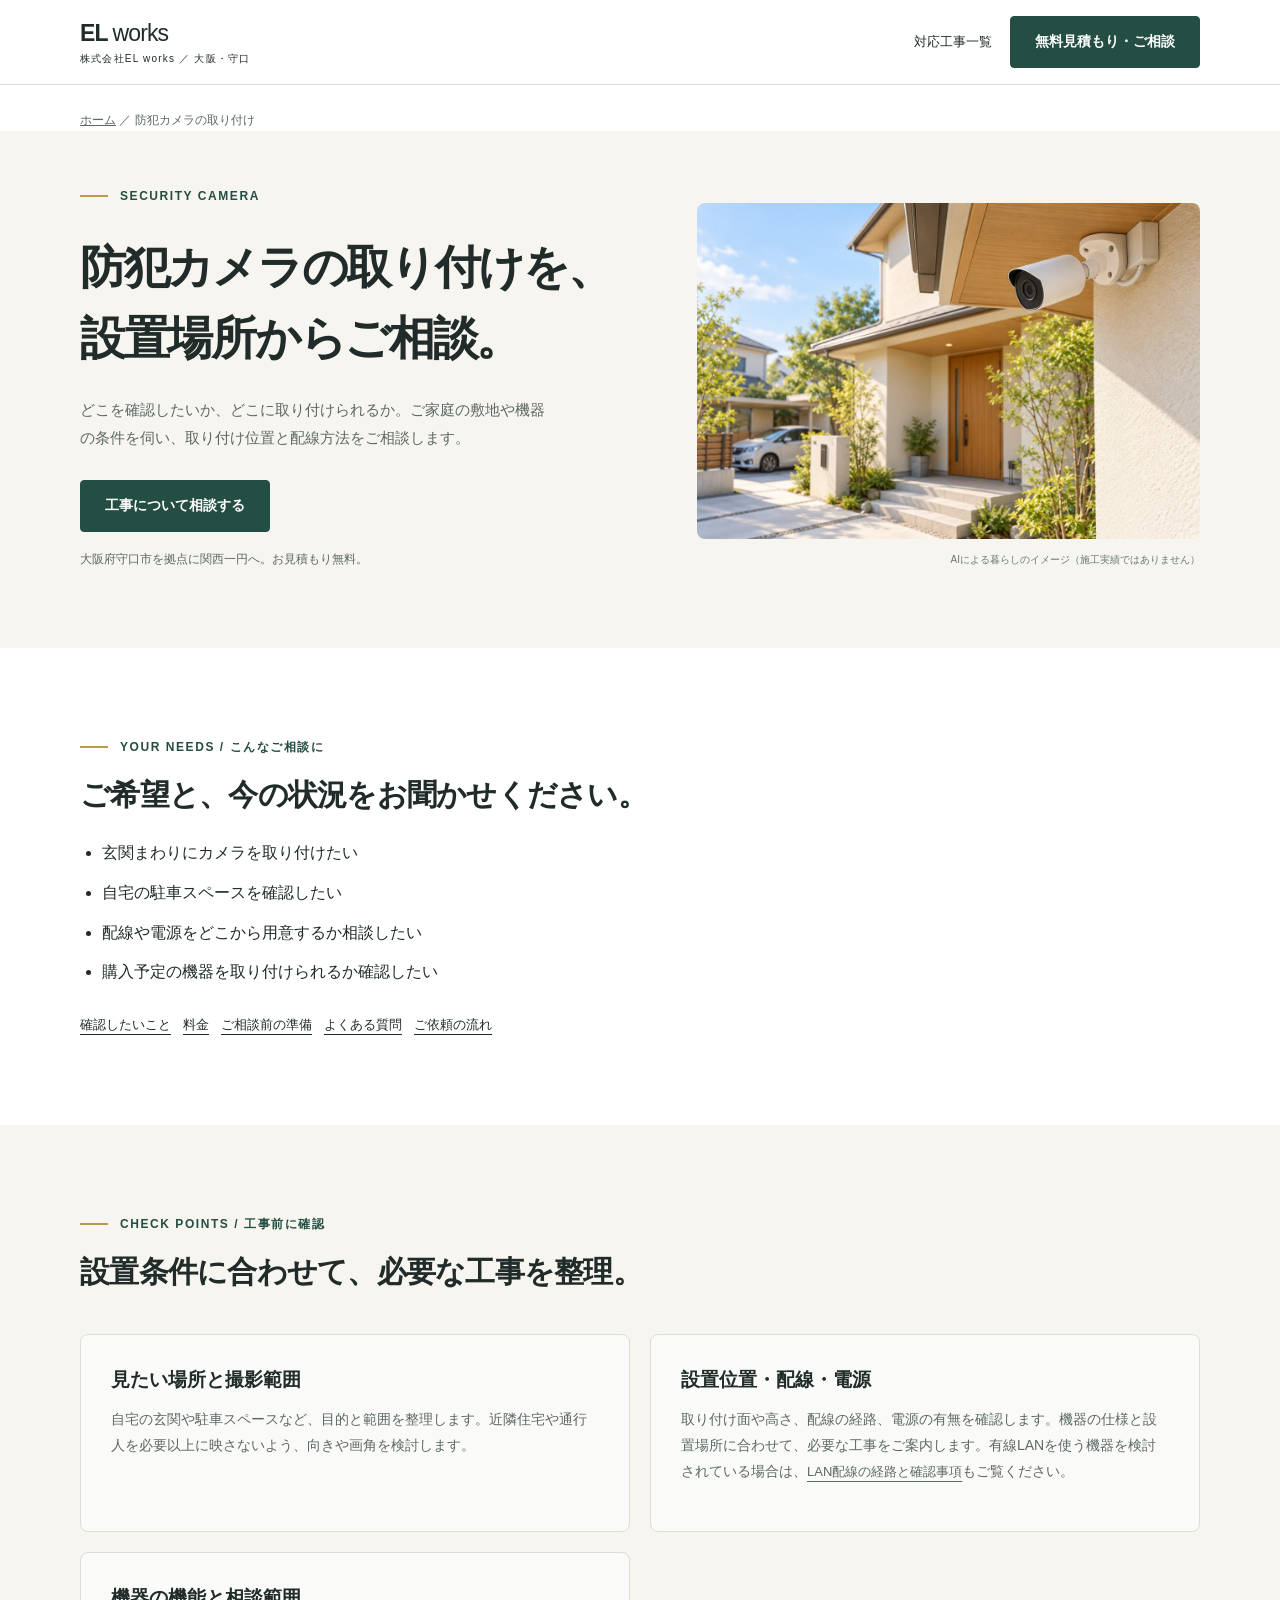
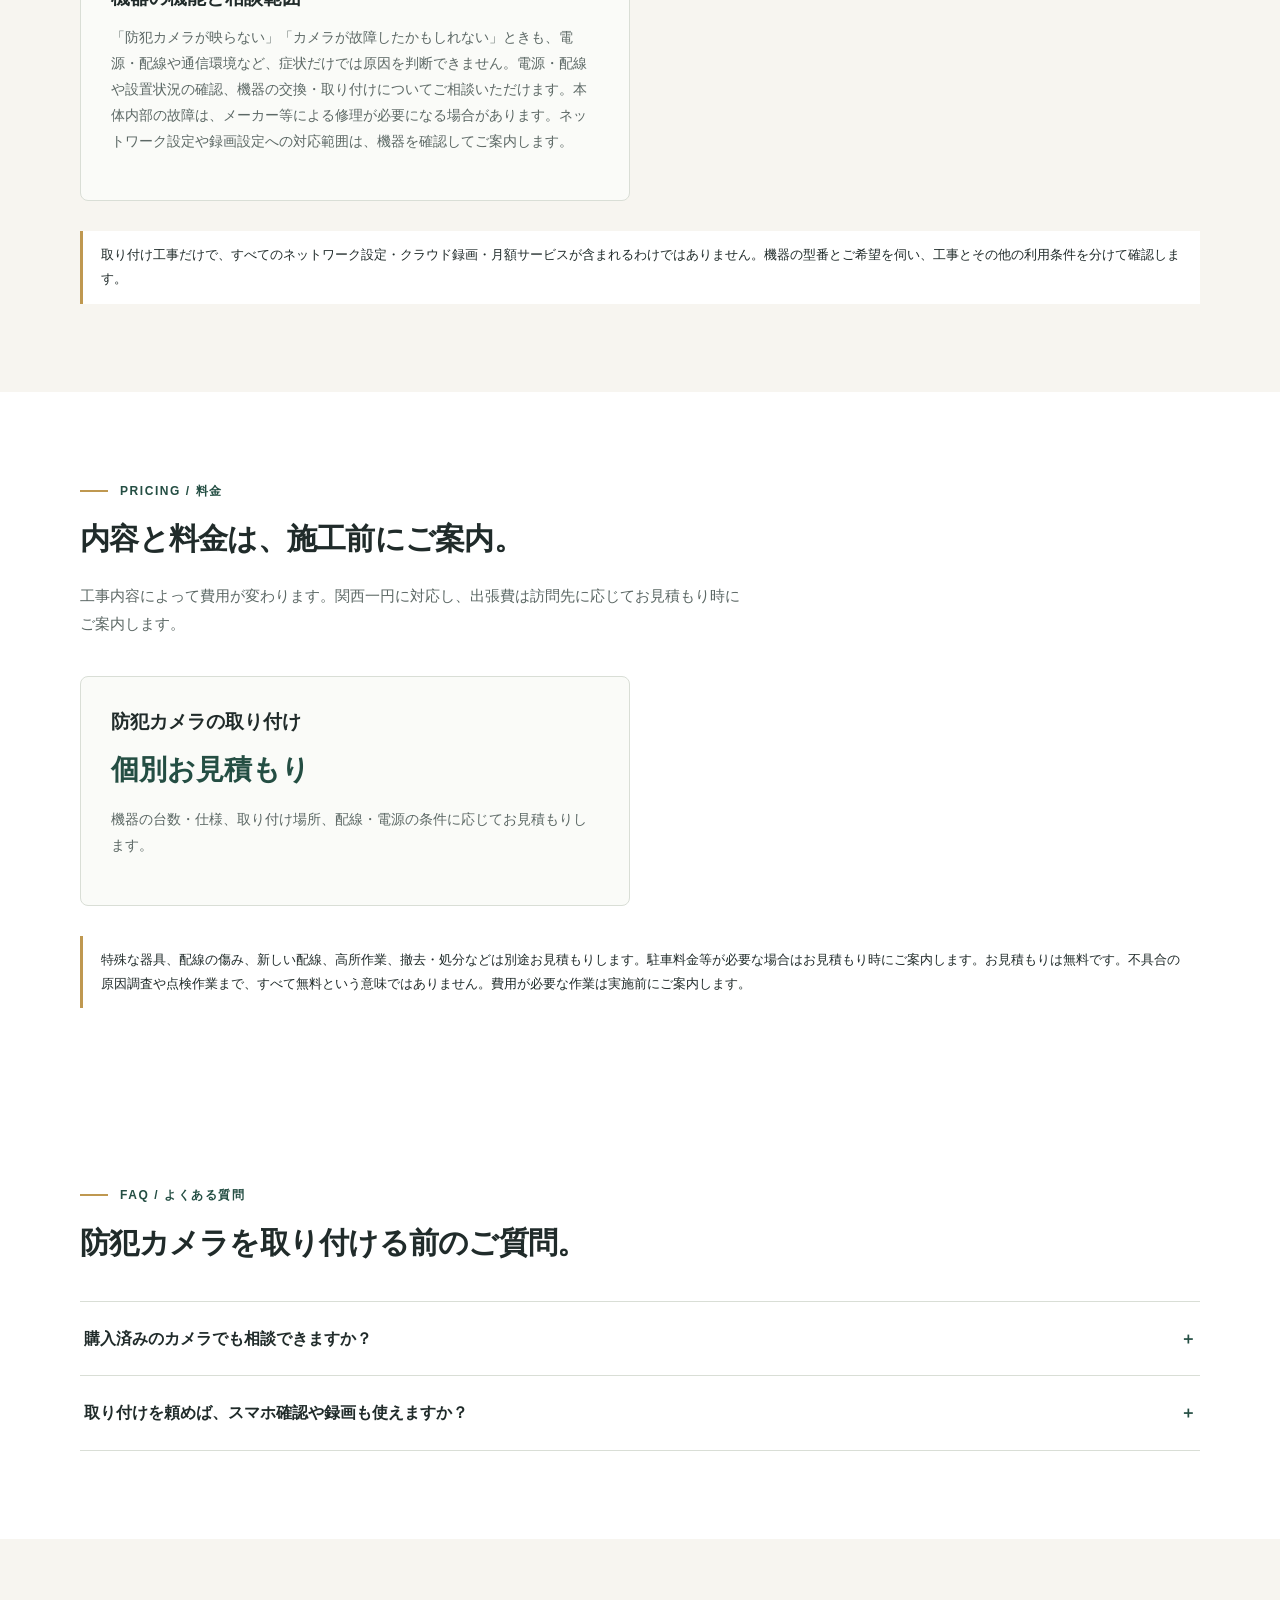
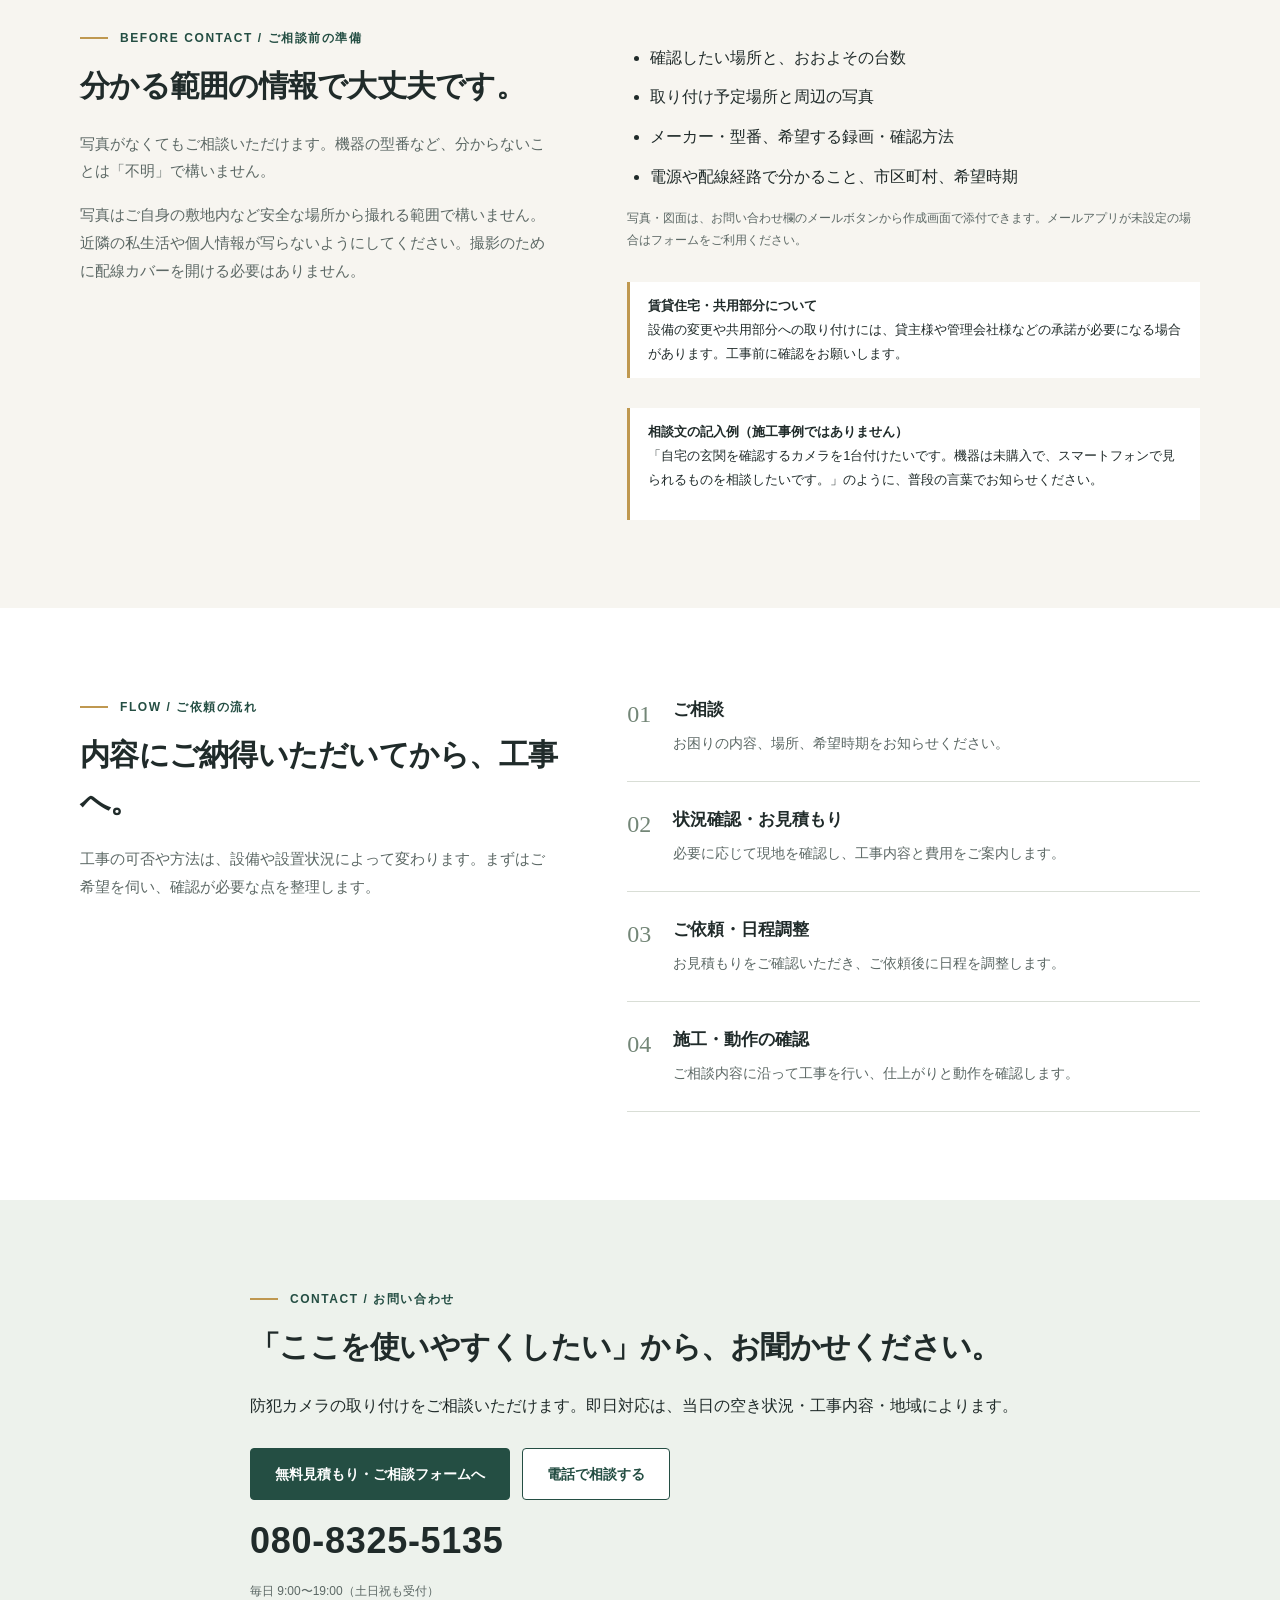
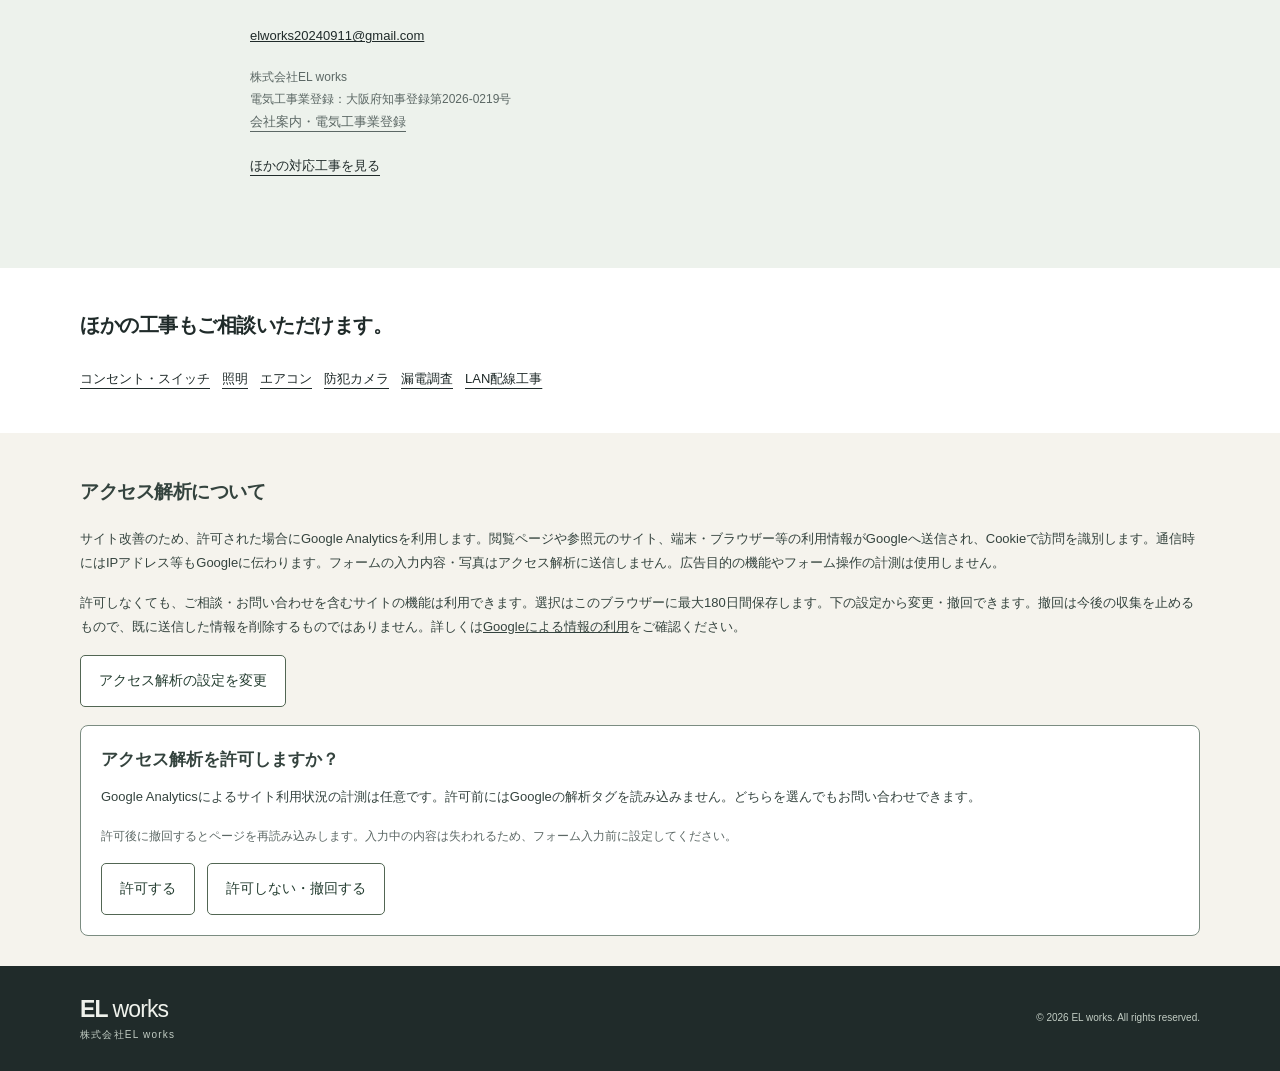
<file: services/security-camera/index.html>
<!doctype html><html lang="ja"><head><meta charset="UTF-8"><meta name="viewport" content="width=device-width,initial-scale=1"><meta name="theme-color" content="#f7f5f0">
<title>守口市の防犯カメラ取り付け・配線工事｜EL works</title>
<meta name="description" content="守口市を拠点に、ご家庭の玄関・駐車スペースへの防犯カメラ取り付けをご相談いただけます。設置位置、撮影範囲、配線・電源、機器と台数を確認して個別にお見積もり。録画やネットワーク設定の対応範囲は機器ごとに確認します。">
<meta name="robots" content="index,follow"><link rel="canonical" href="https://elworks20240911-design.github.io/moriguchi-denki/services/security-camera/">
<meta property="og:type" content="website"><meta property="og:title" content="守口市の防犯カメラ取り付け・配線工事｜EL works"><meta property="og:description" content="守口市を拠点に、ご家庭の玄関・駐車スペースへの防犯カメラ取り付けをご相談いただけます。設置位置、撮影範囲、配線・電源、機器と台数を確認して個別にお見積もり。録画やネットワーク設定の対応範囲は機器ごとに確認します。"><meta property="og:url" content="https://elworks20240911-design.github.io/moriguchi-denki/services/security-camera/">
<meta name="google-site-verification" content="jDXCpLcrvpKCmT8QliZT_hhDqU6vRM1k01H9-Um8P-w" />
<meta name="google-site-verification" content="kfbMzVSPCMZW7QpnL0a0h1LobddIkyJ2NBtsniwMKbU" />
<style>:root{--ink:#202b2a;--muted:#5c6865;--paper:#f7f5f0;--green:#244e43;--line:#d9ded6;--gold:#bf9850}*{box-sizing:border-box}html{scroll-behavior:smooth;scroll-padding-top:90px}body{margin:0;color:var(--ink);background:white;font-family:"Noto Sans CJK JP","Noto Sans JP","Yu Gothic",sans-serif;line-height:1.85}a{color:inherit;text-decoration:none}button,input,textarea{font:inherit}button,a,input,textarea{touch-action:manipulation}a:focus-visible,button:focus-visible,input:focus-visible,textarea:focus-visible,summary:focus-visible{outline:3px solid #b1812b;outline-offset:4px}.wrap{width:min(1120px,calc(100% - 48px));margin:auto}.skip{position:fixed;top:-100px;z-index:100;background:white;padding:10px}.skip:focus{top:10px}header{position:sticky;top:0;background:rgba(255,255,255,.98);z-index:20;border-bottom:1px solid var(--line)}.header-row{height:84px;display:flex;align-items:center;justify-content:space-between;gap:24px}.brand{font-size:23px;font-weight:800;letter-spacing:-.04em;line-height:1.15}.brand small{display:block;font-size:10px;letter-spacing:.12em;font-weight:500;margin-top:7px}.brand span{font-weight:400}.nav-links{display:flex;align-items:center;gap:24px;font-size:13px;font-weight:700}.button{display:inline-flex;justify-content:center;align-items:center;gap:20px;min-height:52px;padding:12px 24px;border:1px solid var(--green);border-radius:4px;font-weight:700;font-size:14px;cursor:pointer;background:var(--green);color:white;transition:background .2s}.button:hover{background:#163a31}.button.secondary{background:white;color:var(--green)}.button.secondary:hover{background:#edf2ec}.menu-button{display:none}.hero{background:var(--paper);padding:76px 0 68px;overflow:hidden}.hero-grid{display:grid;grid-template-columns:1.13fr 1fr;gap:48px;align-items:center}.eyebrow{display:flex;gap:12px;align-items:center;font-size:12px;letter-spacing:.13em;font-weight:700;color:var(--green)}.eyebrow:before{content:"";display:block;width:28px;height:2px;background:var(--gold)}h1{font-size:clamp(32px,3.2vw,47px);line-height:1.55;letter-spacing:-.05em;margin:25px 0 22px}h1 span{white-space:nowrap}p{margin:0 0 16px}.lead{font-size:15px;color:var(--muted);max-width:470px}.actions{display:flex;flex-wrap:wrap;gap:12px;margin:28px 0 16px}.small{font-size:12px;color:var(--muted)}.pills{display:flex;gap:10px;flex-wrap:wrap;margin:24px 0 0}.pill{font-size:12px;padding:5px 12px;border:1px solid #ccd4ca;border-radius:30px;background:#fff}.house{position:relative;padding:24px 0}.house svg{display:block;width:100%;height:auto}.illustration-label{display:block;text-align:right;font-size:10px;letter-spacing:.12em;color:#687971}.trust{border-bottom:1px solid var(--line)}.trust-grid{display:grid;grid-template-columns:repeat(3,1fr);padding:25px 0}.trust-item{border-right:1px solid var(--line);padding:0 24px;font-size:13px;color:var(--muted)}.trust-item:first-child{padding-left:0}.trust-item:last-child{border:0}.trust-item strong{display:block;font-size:19px;color:var(--ink);margin-bottom:4px}.section{padding:88px 0}h2{font-size:30px;line-height:1.55;letter-spacing:-.025em;margin:14px 0 20px}h3{font-size:19px;line-height:1.6;margin:0 0 12px}.section-intro{max-width:660px;color:var(--muted);font-size:15px}.service-grid{display:grid;grid-template-columns:repeat(2,1fr);gap:20px;margin-top:38px}.service{padding:30px;background:#fafbf8;border:1px solid var(--line);border-radius:8px;position:relative}.number{font-family:Georgia,serif;font-size:26px;color:#8a9a8b;margin-bottom:20px;display:block}.service p{color:var(--muted);font-size:14px}.service .examples{border-top:1px solid var(--line);padding-top:15px;font-size:12px;margin:20px 0 0;color:var(--green)}.soft{background:var(--paper)}.split{display:grid;grid-template-columns:1fr 1.2fr;gap:70px}.steps{counter-reset:step}.step{display:flex;gap:22px;border-bottom:1px solid var(--line);padding:24px 0}.step:first-child{padding-top:0}.step:before{counter-increment:step;content:"0" counter(step);font:24px Georgia,serif;color:#738677;padding-top:5px}.step p{font-size:14px;color:var(--muted);margin:0}.step h3{font-size:17px;margin-bottom:8px}.note-box{border-left:3px solid var(--gold);padding:12px 18px;margin-top:30px;font-size:13px;background:#fff}.faq{margin-top:34px}details{border-top:1px solid var(--line);padding:0 4px}details:last-child{border-bottom:1px solid var(--line)}summary{cursor:pointer;list-style:none;padding:22px 36px 22px 0;font-weight:700;position:relative;font-size:16px}summary:after{content:"＋";position:absolute;right:0;color:var(--green)}details[open] summary:after{content:"−"}details p{max-width:850px;font-size:14px;color:var(--muted);padding-bottom:16px}summary::-webkit-details-marker{display:none}.company-list{margin:0}.company-list div{display:grid;grid-template-columns:130px 1fr;gap:12px;border-bottom:1px solid var(--line);padding:17px 0;font-size:14px}.company-list dt{color:var(--muted)}.company-list dd{margin:0}.contact{background:#edf2ec}.contact-grid{display:grid;grid-template-columns:1fr 1.1fr;gap:70px}.phone{display:block;font-size:clamp(26px,3vw,36px);font-weight:700;letter-spacing:.02em;line-height:1.4;margin:8px 0}.phone-label{font-size:12px;margin:30px 0 0}.email{font-size:13px;text-decoration:underline;overflow-wrap:anywhere}.contact-form{background:white;padding:32px;border:1px solid var(--line);border-radius:8px}.field{margin:20px 0}.field label{display:block;font-size:13px;font-weight:700;margin-bottom:7px}.required{font-size:10px;color:var(--green);border:1px solid #c6d5c7;border-radius:2px;padding:1px 5px;margin-left:8px}input,textarea{display:block;width:100%;min-width:0;border:1px solid #b9c5ba;background:#fcfdfa;border-radius:3px;padding:12px;font-size:14px;color:var(--ink)}textarea{min-height:140px;resize:vertical}input::placeholder,textarea::placeholder{color:#768076}.contact-form .button{width:100%}.form-note{font-size:11px;color:var(--muted);margin:16px 0 0;line-height:1.8}.form-note a{text-decoration:underline}.business{padding:42px 0}.business-row{display:flex;align-items:center;justify-content:space-between;gap:30px}.business h2{font-size:20px;margin:0 0 8px}.business p{font-size:13px;color:var(--muted);margin:0}.text-link{text-decoration:underline;text-underline-offset:5px;font-size:13px;white-space:nowrap}footer{background:var(--ink);color:#eff2ec;padding:30px 0}.footer-row{display:flex;justify-content:space-between;align-items:center;gap:20px}footer small{font-size:10px;color:#c2cdc4}.mobile-cta{display:none}@media(min-width:1001px){.nav-links[hidden]{display:flex}}@media(max-width:1000px){.nav-links{gap:15px}.hero-grid{gap:20px}.split,.contact-grid{gap:40px}h1{font-size:36px}.trust-item{padding:0 15px}}@media(max-width:1000px){.wrap{width:calc(100% - 36px)}.header-row{height:70px}.brand{font-size:21px}.menu-button{display:block;background:white;border:1px solid var(--line);border-radius:3px;padding:7px 12px;color:var(--ink);font-size:12px}.nav-links{position:absolute;top:70px;left:0;width:100%;background:white;padding:20px;display:flex;flex-direction:column;border-bottom:1px solid var(--line);box-shadow:0 12px 15px #10251b10}.nav-links[hidden]{display:none}.hero{padding:42px 0 35px}.hero-grid{grid-template-columns:1fr;gap:6px}h1{font-size:clamp(29px,7.7vw,45px);margin:20px 0;line-height:1.55}.lead{font-size:14px}.house{max-width:470px;width:100%;margin:auto;padding:16px 12px 0}.actions{margin:24px 0 12px;gap:8px}.actions .button{padding:12px 16px;font-size:13px;flex:1;white-space:nowrap}.pills{gap:7px;margin-top:20px}.pill{font-size:11px;padding:4px 10px}.trust-grid{padding:22px 0;grid-template-columns:1fr}.trust-item,.trust-item:first-child{padding:13px 0;border:0;border-bottom:1px solid var(--line);display:flex;gap:18px;align-items:center;font-size:11px}.trust-item strong{font-size:16px;min-width:124px;margin:0}.trust-item:last-child{padding-bottom:0}.trust-item:first-child{padding-top:0}.section{padding:56px 0}h2{font-size:25px}.section-intro{font-size:14px}.service-grid{grid-template-columns:1fr;gap:14px;margin-top:26px}.service{padding:24px}.number{margin-bottom:12px}.split,.contact-grid{grid-template-columns:1fr;gap:30px}.note-box{margin-top:20px}.step{gap:18px}.contact-form{padding:24px 20px}.company-list div{grid-template-columns:95px 1fr;font-size:13px;gap:8px}.business-row{display:block}.business .text-link{display:inline-block;margin-top:16px}.footer-row{display:block}footer small{display:block;margin-top:15px}footer{padding-bottom:95px}.mobile-cta{position:fixed;bottom:0;left:0;right:0;padding:10px 18px max(10px,env(safe-area-inset-bottom));background:#fffffff2;border-top:1px solid var(--line);display:flex;gap:8px;z-index:19}.mobile-cta .button{flex:1;padding:8px;font-size:12px;min-height:44px}summary{font-size:14px}.illustration-label{font-size:9px}}@media(prefers-reduced-motion:reduce){html{scroll-behavior:auto}*{transition:none!important}}

.house{margin:0;min-width:0}.hero-image{display:block;width:100%;height:450px;object-fit:cover;object-position:55% center;border-radius:100px 8px 8px 8px;box-shadow:0 20px 40px #23372612;animation:soft-arrival .7s ease-out both}.illustration-label{margin-top:12px;line-height:1.7;letter-spacing:0;font-size:10px}.hero-grid>div{min-width:0}@keyframes soft-arrival{from{opacity:0;transform:translateY(12px)}to{opacity:1;transform:translateY(0)}}@media(max-width:1000px){.house{margin:auto;padding:20px 0 0}.hero-image{height:280px;border-radius:60px 6px 6px 6px}.illustration-label{font-size:9px}}@media(prefers-reduced-motion:reduce){.hero-image{animation:none}}

@media(max-width:1000px){input,textarea{font-size:16px}}
.number{color:#526653}

.service-visual{margin:0 0 20px}.service-image-window{position:relative;aspect-ratio:3/2;overflow:hidden;border-radius:5px;background:#eee9df}.service-image{position:absolute;top:0;width:300%;max-width:none;height:100%;object-fit:cover;left:0}.service-image.security-camera,.service-image.switch-wiring{width:100%;left:0}.service-image.outlet{left:-100%}.service-image.ac-power{left:-200%}.service-visual figcaption{font-size:10px;line-height:1.7;color:#5c6865;margin-top:8px}
.price-value{font-size:28px!important;font-weight:700;color:var(--green)!important;line-height:1.5}.price-value span{display:inline-block;font-size:13px;font-weight:400;margin-left:8px}
.email-consult{margin-top:24px;min-width:0}.email-consult .button{max-width:100%;white-space:normal;text-align:center;overflow-wrap:anywhere}.email-consult .small{margin:12px 0 8px}
.detail-nav{display:flex;align-items:center;gap:18px;font-size:13px}.breadcrumb{padding-top:24px;font-size:12px;color:var(--muted)}.breadcrumb a{text-decoration:underline}.detail-hero{padding:48px 0 56px}.detail-hero h1{font-size:clamp(30px,4vw,46px)}.detail-image{display:block;width:100%;height:auto;border-radius:8px}.detail-list{padding-left:1.4em}.detail-list li{margin:10px 0}.detail-contact{max-width:780px}.detail-contact .actions{gap:12px}.detail-section-nav{display:flex;flex-wrap:wrap;gap:12px;margin-top:26px}.detail-section-nav a{font-size:13px;text-decoration:underline;text-underline-offset:5px}@media(max-width:600px){.detail-nav{gap:12px}.detail-nav .button{padding:9px 12px;font-size:12px}.detail-nav>a:first-child{display:none}.detail-hero{padding:28px 0 40px}.detail-contact .actions .button{white-space:normal}.header-row{gap:12px}}</style><script type="application/ld+json">{"@context": "https://schema.org", "@type": "BreadcrumbList", "itemListElement": [{"@type": "ListItem", "position": 1, "name": "ホーム", "item": "https://elworks20240911-design.github.io/moriguchi-denki/"}, {"@type": "ListItem", "position": 2, "name": "防犯カメラの取り付け", "item": "https://elworks20240911-design.github.io/moriguchi-denki/services/security-camera/"}]}</script><link rel="stylesheet" href="../../assets/analytics-consent.css">
<meta name="referrer" content="no-referrer">
<script type="application/ld+json">{"@context":"https://schema.org","@type":"Service","@id":"https://elworks20240911-design.github.io/moriguchi-denki/services/security-camera/#service","name":"ご家庭の防犯カメラ取り付け・配線工事","serviceType":"ご家庭の防犯カメラ取り付け・配線工事","url":"https://elworks20240911-design.github.io/moriguchi-denki/services/security-camera/","description":"守口市を拠点に、ご家庭の玄関・駐車スペースへの防犯カメラ取り付けをご相談いただけます。設置位置、撮影範囲、配線・電源、機器と台数を確認して個別にお見積もり。録画やネットワーク設定の対応範囲は機器ごとに確認します。","provider":{"@type":"Electrician","@id":"https://elworks20240911-design.github.io/moriguchi-denki/#business","name":"株式会社EL works","url":"https://elworks20240911-design.github.io/moriguchi-denki/"},"areaServed":["大阪府","関西一円"]}</script>
</head><body>
<a class="skip" href="#main">本文へスキップ</a><header><div class="wrap header-row"><a class="brand" href="../../">EL <span>works</span><small>株式会社EL works ／ 大阪・守口</small></a><nav class="detail-nav" aria-label="メインナビゲーション"><a href="../../#services">対応工事一覧</a><a class="button" href="../../#contact">無料見積もり・ご相談</a></nav></div></header>
<main id="main"><nav class="wrap breadcrumb" aria-label="パンくず"><a href="../../">ホーム</a> ／ <span aria-current="page">防犯カメラの取り付け</span></nav><section class="detail-hero soft"><div class="wrap hero-grid"><div><div class="eyebrow">SECURITY CAMERA</div><h1>防犯カメラの取り付けを、<br>設置場所からご相談。</h1><p class="lead">どこを確認したいか、どこに取り付けられるか。ご家庭の敷地や機器の条件を伺い、取り付け位置と配線方法をご相談します。</p><div class="actions"><a class="button" href="../../#contact">工事について相談する</a></div><p class="small">大阪府守口市を拠点に関西一円へ。お見積もり無料。</p></div><figure class="house"><img class="detail-image" src="../../assets/security-camera.webp" width="1200" height="800" alt="住宅の玄関に設置された防犯カメラのイメージ" fetchpriority="high"><figcaption class="illustration-label">AIによる暮らしのイメージ（施工実績ではありません）</figcaption></figure></div></section><section class="section"><div class="wrap"><div class="eyebrow">YOUR NEEDS / こんなご相談に</div><h2>ご希望と、今の状況をお聞かせください。</h2><ul class="detail-list"><li>玄関まわりにカメラを取り付けたい</li><li>自宅の駐車スペースを確認したい</li><li>配線や電源をどこから用意するか相談したい</li><li>購入予定の機器を取り付けられるか確認したい</li></ul><nav class="detail-section-nav" aria-label="ページ内案内"><a href="#points">確認したいこと</a><a href="#price">料金</a><a href="#prepare">ご相談前の準備</a><a href="#faq">よくある質問</a><a href="#flow">ご依頼の流れ</a></nav></div></section><section id="points" class="section soft"><div class="wrap"><div class="eyebrow">CHECK POINTS / 工事前に確認</div><h2>設置条件に合わせて、必要な工事を整理。</h2><div class="service-grid"><article class="service"><h3>見たい場所と撮影範囲</h3><p>自宅の玄関や駐車スペースなど、目的と範囲を整理します。近隣住宅や通行人を必要以上に映さないよう、向きや画角を検討します。</p></article><article class="service"><h3>設置位置・配線・電源</h3><p>取り付け面や高さ、配線の経路、電源の有無を確認します。機器の仕様と設置場所に合わせて、必要な工事をご案内します。有線LANを使う機器を検討されている場合は、<a class="text-link service-detail-link" style="white-space:normal" href="../lan-wiring/#points">LAN配線の経路と確認事項</a>もご覧ください。</p></article><article class="service"><h3>機器の機能と相談範囲</h3><p>「防犯カメラが映らない」「カメラが故障したかもしれない」ときも、電源・配線や通信環境など、症状だけでは原因を判断できません。電源・配線や設置状況の確認、機器の交換・取り付けについてご相談いただけます。本体内部の故障は、メーカー等による修理が必要になる場合があります。ネットワーク設定や録画設定への対応範囲は、機器を確認してご案内します。</p></article></div><div class="note-box">取り付け工事だけで、すべてのネットワーク設定・クラウド録画・月額サービスが含まれるわけではありません。機器の型番とご希望を伺い、工事とその他の利用条件を分けて確認します。</div></div></section><section id="price" class="section"><div class="wrap"><div class="eyebrow">PRICING / 料金</div><h2>内容と料金は、施工前にご案内。</h2><p class="section-intro">工事内容によって費用が変わります。関西一円に対応し、出張費は訪問先に応じてお見積もり時にご案内します。</p><div class="service-grid"><article class="service"><h3>防犯カメラの取り付け</h3><p class="price-value">個別お見積もり</p><p>機器の台数・仕様、取り付け場所、配線・電源の条件に応じてお見積もりします。</p></article></div><div class="note-box">特殊な器具、配線の傷み、新しい配線、高所作業、撤去・処分などは別途お見積もりします。駐車料金等が必要な場合はお見積もり時にご案内します。お見積もりは無料です。不具合の原因調査や点検作業まで、すべて無料という意味ではありません。費用が必要な作業は実施前にご案内します。</div></div></section><section id="faq" class="section"><div class="wrap"><div class="eyebrow">FAQ / よくある質問</div><h2>防犯カメラを取り付ける前のご質問。</h2><div class="faq"><details><summary>購入済みのカメラでも相談できますか？</summary><p>メーカー・型番と、取り付けたい場所、確認したい範囲をお知らせください。機器の仕様と配線・電源条件を確認して対応可否をご案内します。<a class="text-link" style="white-space:normal" href="#points">設置前の確認事項</a>をご覧ください。</p></details><details><summary>取り付けを頼めば、スマホ確認や録画も使えますか？</summary><p>工事だけですべての設定やサービス利用が含まれるわけではありません。スマートフォンで見たい、録画を残したいなどのご希望を伺い、機器・設定・契約が必要な範囲を分けて確認します。月額サービス等が必要かどうかも、機器ごとの確認が必要です。</p></details></div></div></section>
<section id="prepare" class="section soft"><div class="wrap split"><div><div class="eyebrow">BEFORE CONTACT / ご相談前の準備</div><h2>分かる範囲の情報で大丈夫です。</h2><p class="section-intro">写真がなくてもご相談いただけます。機器の型番など、分からないことは「不明」で構いません。</p><p class="section-intro">写真はご自身の敷地内など安全な場所から撮れる範囲で構いません。近隣の私生活や個人情報が写らないようにしてください。撮影のために配線カバーを開ける必要はありません。</p></div><div><ul class="detail-list"><li>確認したい場所と、おおよその台数</li><li>取り付け予定場所と周辺の写真</li><li>メーカー・型番、希望する録画・確認方法</li><li>電源や配線経路で分かること、市区町村、希望時期</li></ul><p class="small">写真・図面は、お問い合わせ欄のメールボタンから作成画面で添付できます。メールアプリが未設定の場合はフォームをご利用ください。</p><div class="note-box"><strong>賃貸住宅・共用部分について</strong><br>設備の変更や共用部分への取り付けには、貸主様や管理会社様などの承諾が必要になる場合があります。工事前に確認をお願いします。</div><div class="note-box"><strong>相談文の記入例（施工事例ではありません）</strong><p>「自宅の玄関を確認するカメラを1台付けたいです。機器は未購入で、スマートフォンで見られるものを相談したいです。」のように、普段の言葉でお知らせください。</p></div></div></div></section><section id="flow" class="section"><div class="wrap split"><div><div class="eyebrow">FLOW / ご依頼の流れ</div><h2>内容にご納得いただいてから、工事へ。</h2><p class="section-intro">工事の可否や方法は、設備や設置状況によって変わります。まずはご希望を伺い、確認が必要な点を整理します。</p></div><div class="steps"><div class="step"><div><h3>ご相談</h3><p>お困りの内容、場所、希望時期をお知らせください。</p></div></div><div class="step"><div><h3>状況確認・お見積もり</h3><p>必要に応じて現地を確認し、工事内容と費用をご案内します。</p></div></div><div class="step"><div><h3>ご依頼・日程調整</h3><p>お見積もりをご確認いただき、ご依頼後に日程を調整します。</p></div></div><div class="step"><div><h3>施工・動作の確認</h3><p>ご相談内容に沿って工事を行い、仕上がりと動作を確認します。</p></div></div></div></div></section>
<section class="section contact"><div class="wrap detail-contact"><div class="eyebrow">CONTACT / お問い合わせ</div><h2>「ここを使いやすくしたい」から、お聞かせください。</h2><p>防犯カメラの取り付けをご相談いただけます。即日対応は、当日の空き状況・工事内容・地域によります。</p><div class="actions"><a class="button" href="../../#contact">無料見積もり・ご相談フォームへ</a><a class="button secondary" href="tel:08083255135">電話で相談する</a></div><p><a class="phone" href="tel:08083255135">080-8325-5135</a><span class="small">毎日 9:00〜19:00（土日祝も受付）</span></p><p><a class="email" href="mailto:elworks20240911@gmail.com">elworks20240911@gmail.com</a></p><p class="small">株式会社EL works<br>電気工事業登録：大阪府知事登録第2026-0219号<br><a class="text-link" href="../../#company">会社案内・電気工事業登録</a></p><a class="text-link" href="../../#services">ほかの対応工事を見る</a></div></section><section class="business"><div class="wrap"><h2>ほかの工事もご相談いただけます。</h2><nav class="detail-section-nav" aria-label="工事別の詳細ページ"><a href="../outlet-switch/">コンセント・スイッチ</a><a href="../lighting/">照明</a><a href="../air-conditioner/">エアコン</a><a href="../security-camera/">防犯カメラ</a><a href="../leakage-inspection/">漏電調査</a><a href="../lan-wiring/">LAN配線工事</a></nav></div></section></main>
<section class="analytics-privacy" aria-labelledby="analytics-policy-title"><div class="wrap"><h2 id="analytics-policy-title">アクセス解析について</h2><p>サイト改善のため、許可された場合にGoogle Analyticsを利用します。閲覧ページや参照元のサイト、端末・ブラウザー等の利用情報がGoogleへ送信され、Cookieで訪問を識別します。通信時にはIPアドレス等もGoogleに伝わります。フォームの入力内容・写真はアクセス解析に送信しません。広告目的の機能やフォーム操作の計測は使用しません。</p><p>許可しなくても、ご相談・お問い合わせを含むサイトの機能は利用できます。選択はこのブラウザーに最大180日間保存します。下の設定から変更・撤回できます。撤回は今後の収集を止めるもので、既に送信した情報を削除するものではありません。詳しくは<a href="https://policies.google.com/technologies/partner-sites?hl=ja">Googleによる情報の利用</a>をご確認ください。</p><button type="button" class="analytics-choice" id="analytics-settings">アクセス解析の設定を変更</button><span id="analytics-status" role="status"></span><noscript><p>JavaScriptが無効のためアクセス解析は動作しません。</p></noscript><div id="analytics-panel" class="analytics-panel" aria-labelledby="analytics-choice-title" hidden><h3 id="analytics-choice-title">アクセス解析を許可しますか？</h3><p>Google Analyticsによるサイト利用状況の計測は任意です。許可前にはGoogleの解析タグを読み込みません。どちらを選んでもお問い合わせできます。</p><p class="small">許可後に撤回するとページを再読み込みします。入力中の内容は失われるため、フォーム入力前に設定してください。</p><div class="analytics-actions"><button type="button" class="analytics-choice" id="analytics-accept">許可する</button><button type="button" class="analytics-choice" id="analytics-decline">許可しない・撤回する</button></div></div></div></section>
<footer><div class="wrap footer-row"><a class="brand" href="../../">EL <span>works</span><small>株式会社EL works</small></a><small>© 2026 EL works. All rights reserved.</small></div></footer><div class="mobile-cta"><a class="button secondary" href="tel:08083255135">電話で相談</a><a class="button" href="../../#contact">無料見積もり・ご相談</a></div><script src="../../assets/analytics-consent.js" defer></script>
</body></html>
</file>
<file: assets/analytics-consent.css>
.analytics-privacy{padding:30px 0;background:#f5f3ed;color:#34433e;font-size:13px;line-height:1.85}.analytics-privacy h2{font-size:19px}.analytics-privacy a{text-decoration:underline}.analytics-panel{margin-top:18px;padding:20px;border:1px solid #7b8c81;border-radius:8px;background:white}.analytics-panel[hidden]{display:none}.analytics-panel h3{font-size:17px}.analytics-actions{display:flex;flex-wrap:wrap;gap:12px}.analytics-choice{font:inherit;font-size:14px;padding:12px 18px;color:#243d30;background:#fff;border:1px solid #526653;border-radius:5px;cursor:pointer;white-space:normal;max-width:100%}.analytics-choice:focus-visible{outline:3px solid #ae8538;outline-offset:3px}#analytics-status{display:block;margin-top:8px}@media(max-width:600px){.analytics-panel{padding:15px}.analytics-actions>*{flex:1 1 130px}}
</file>
